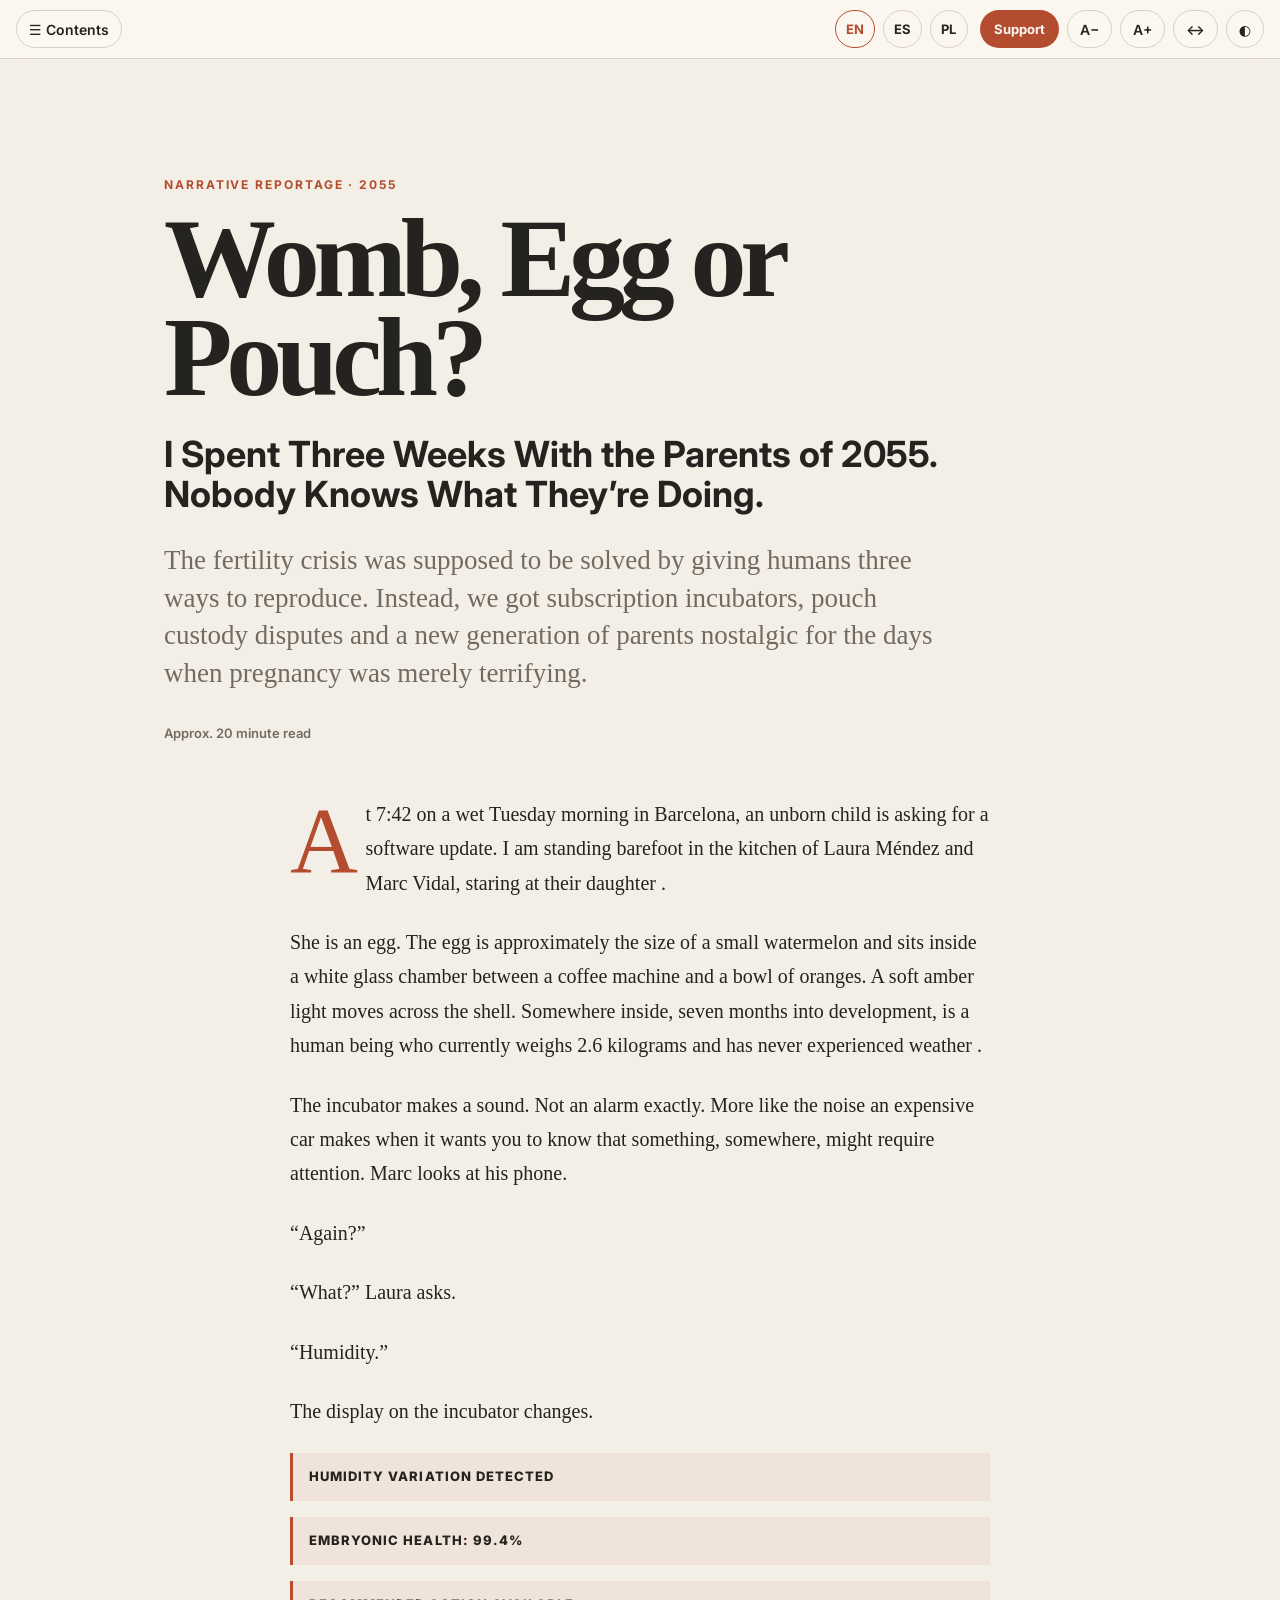
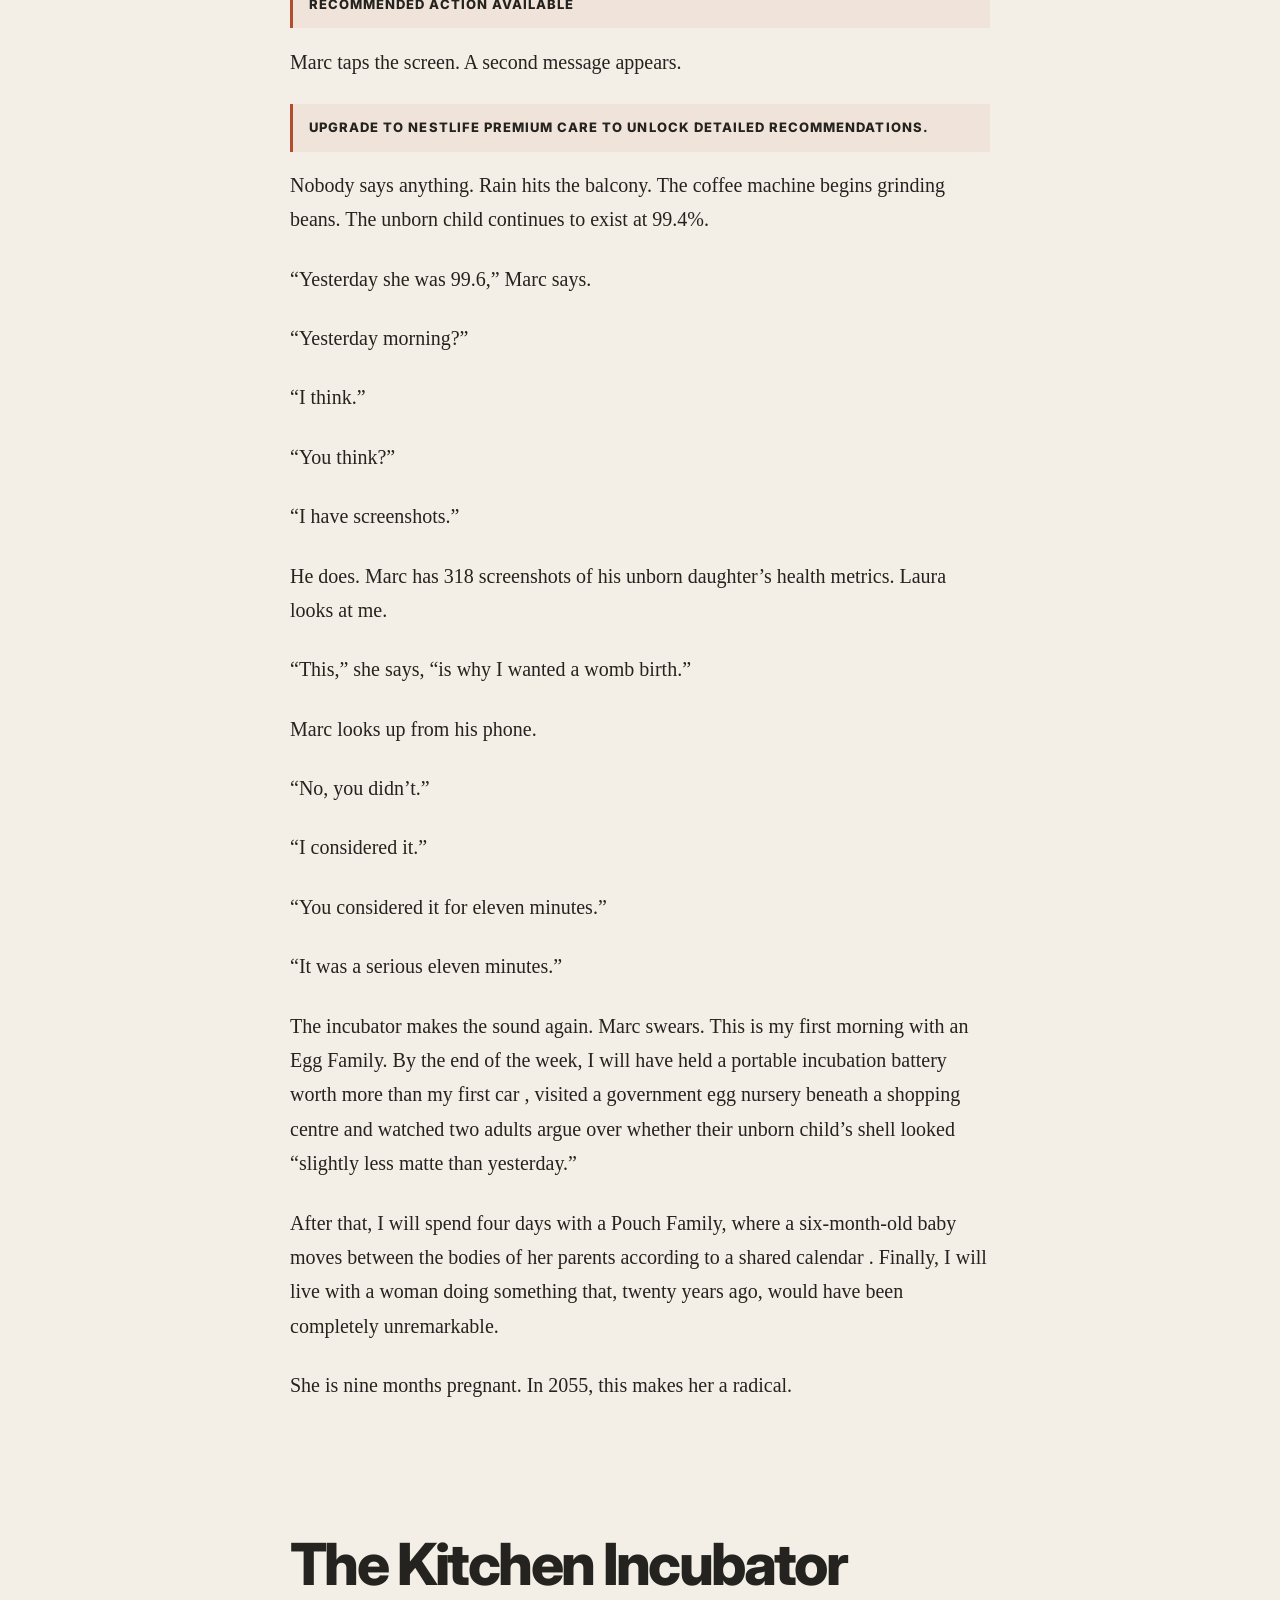
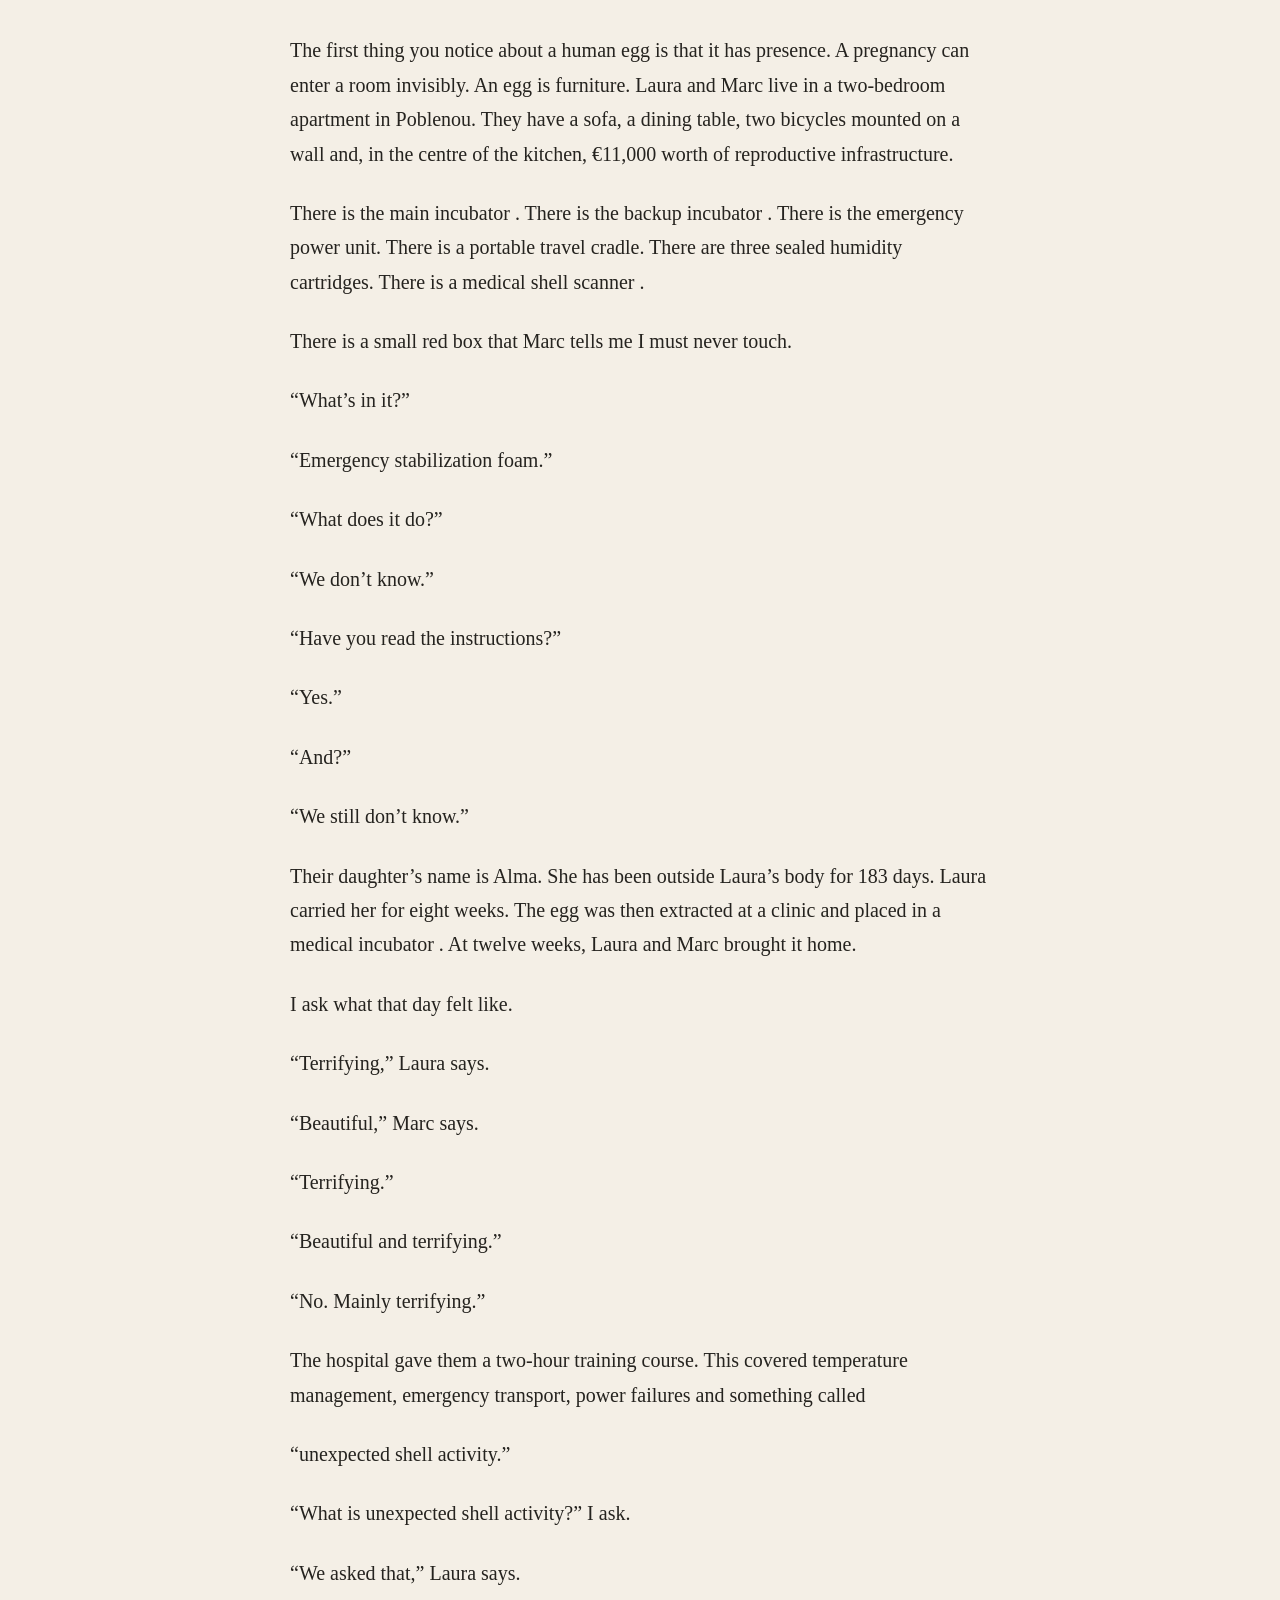
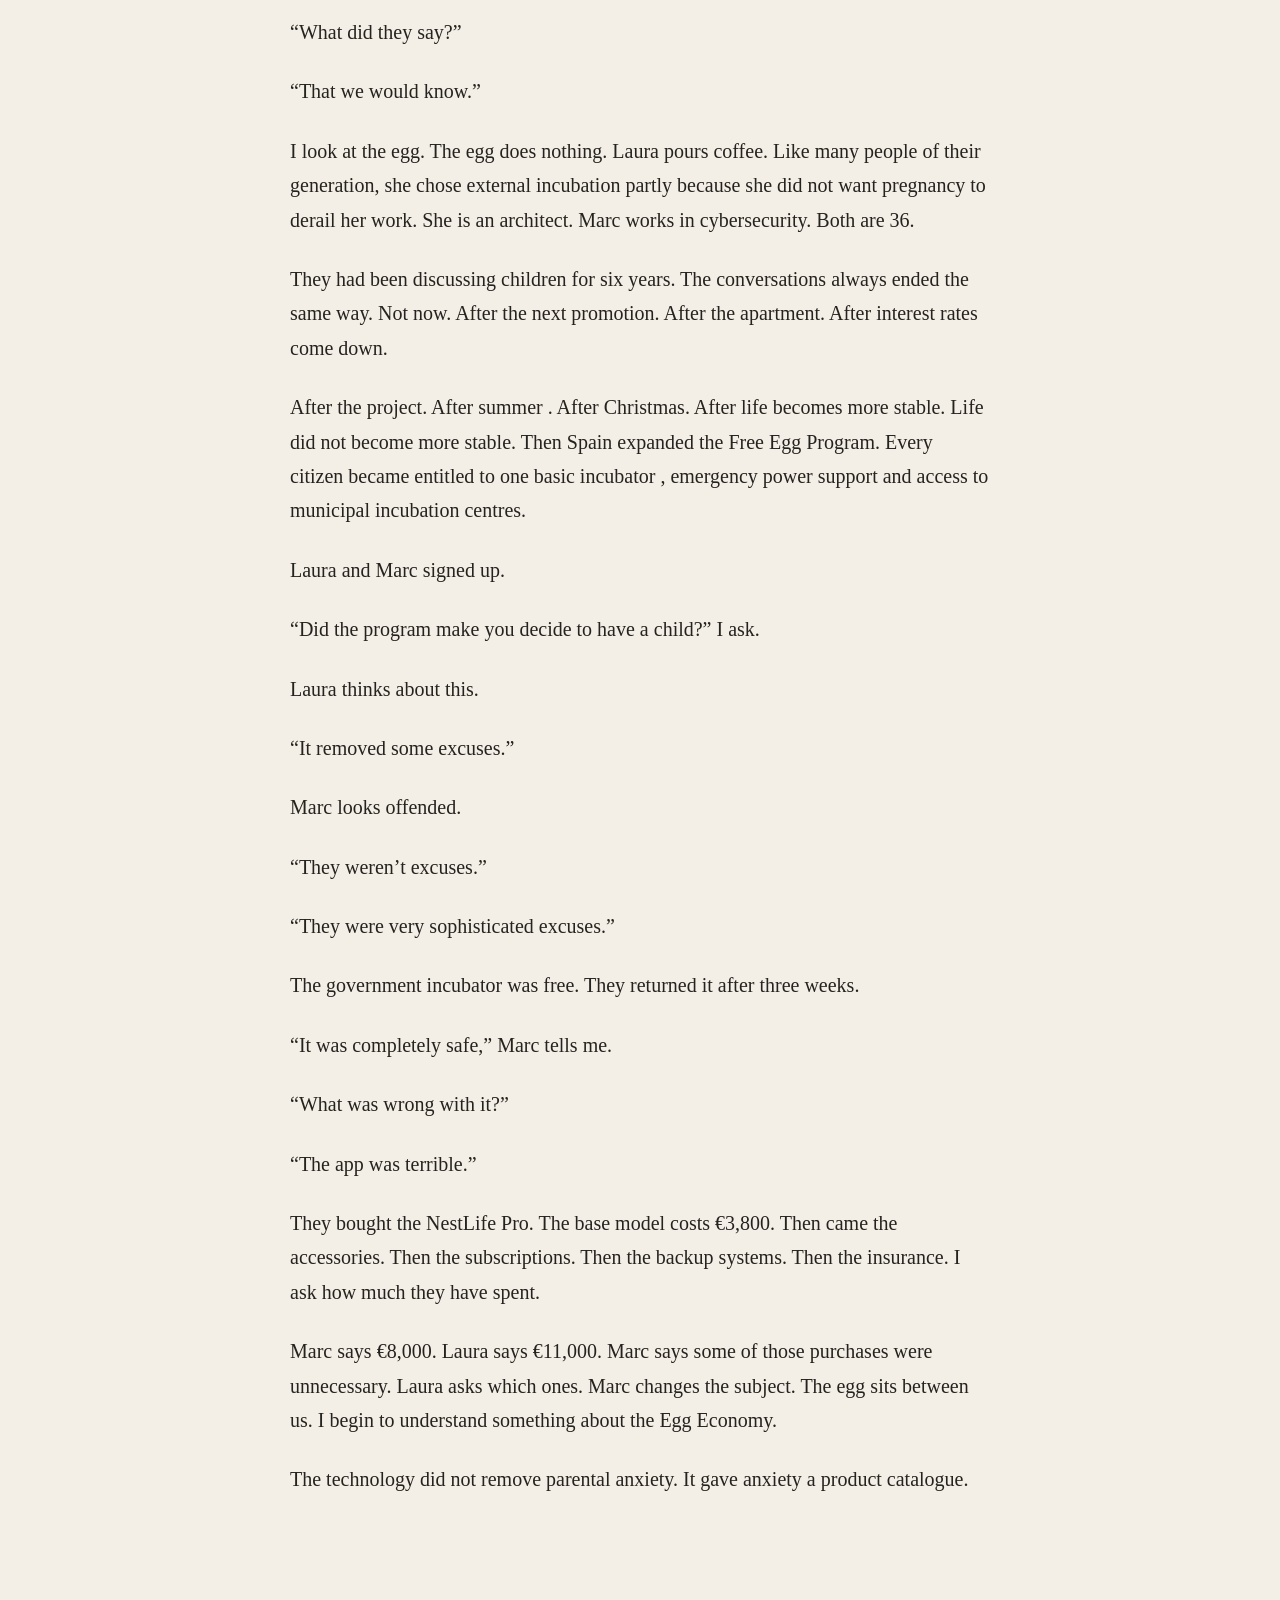
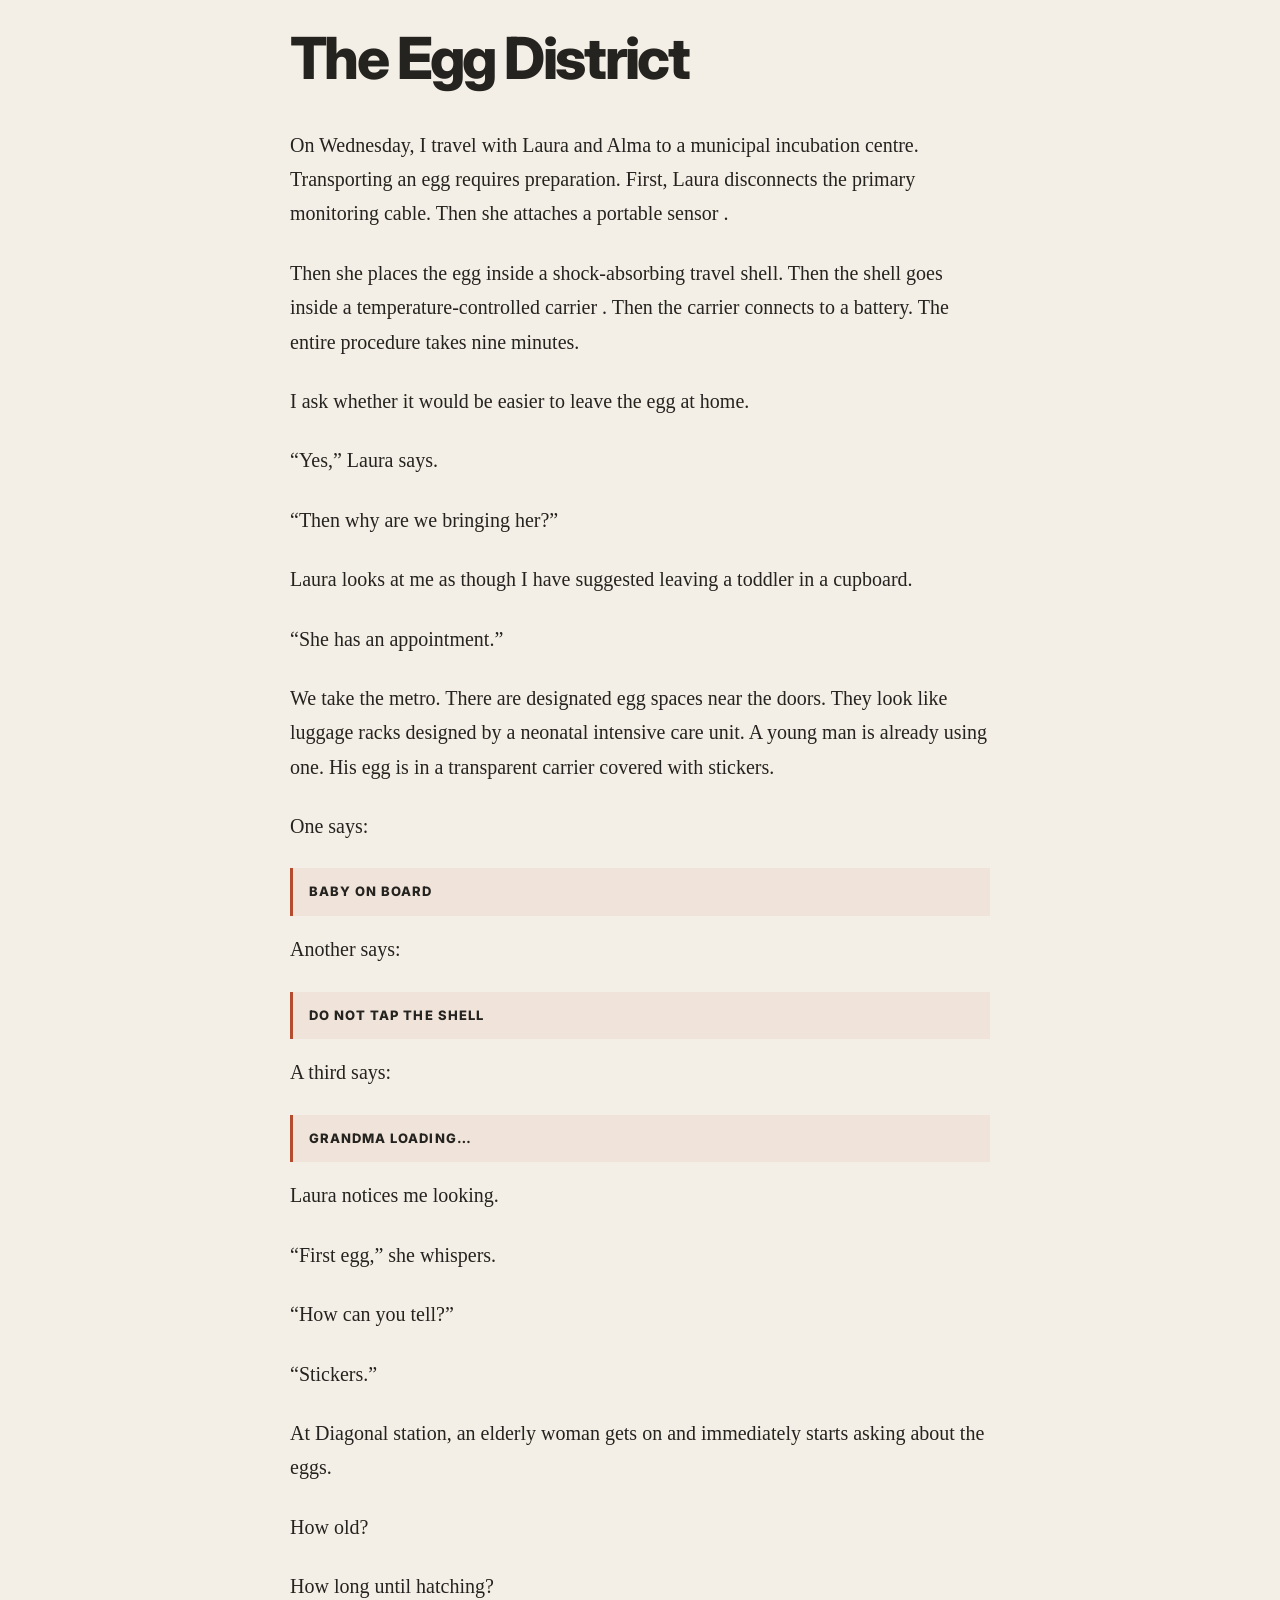
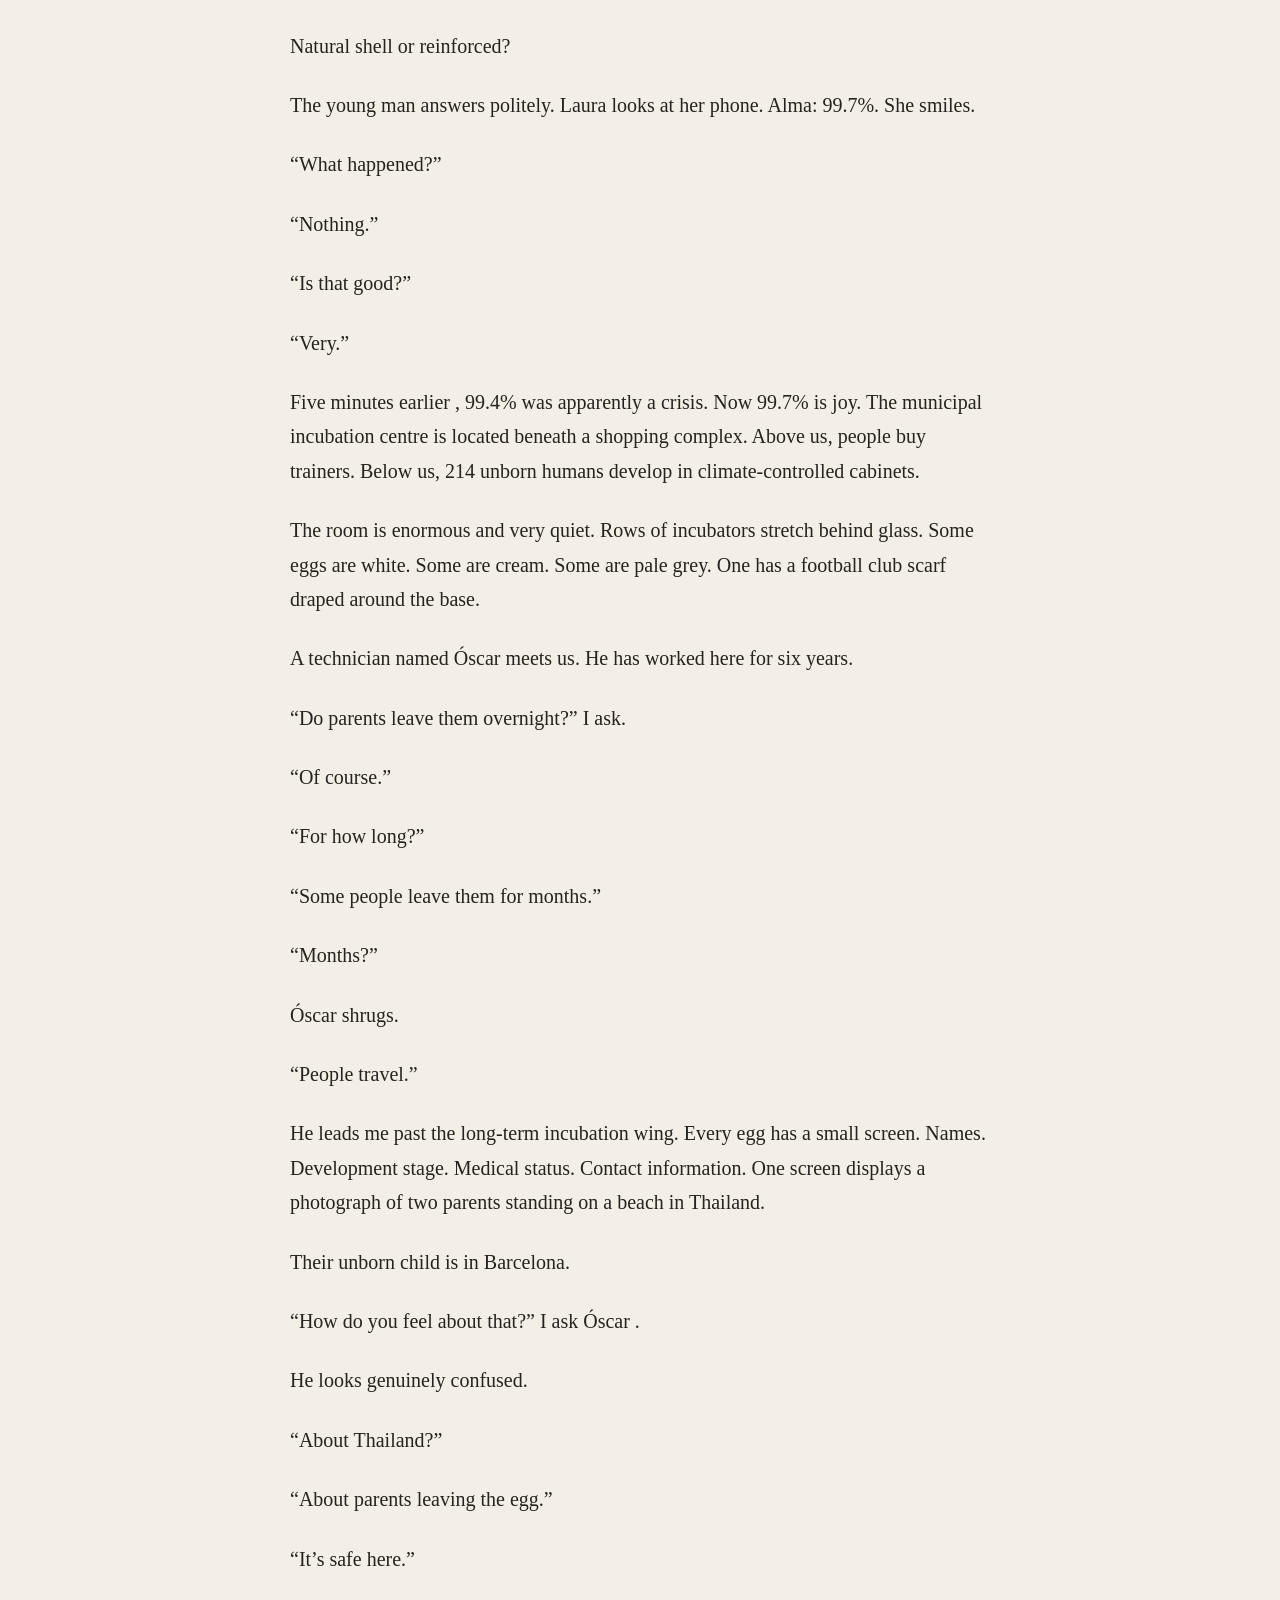
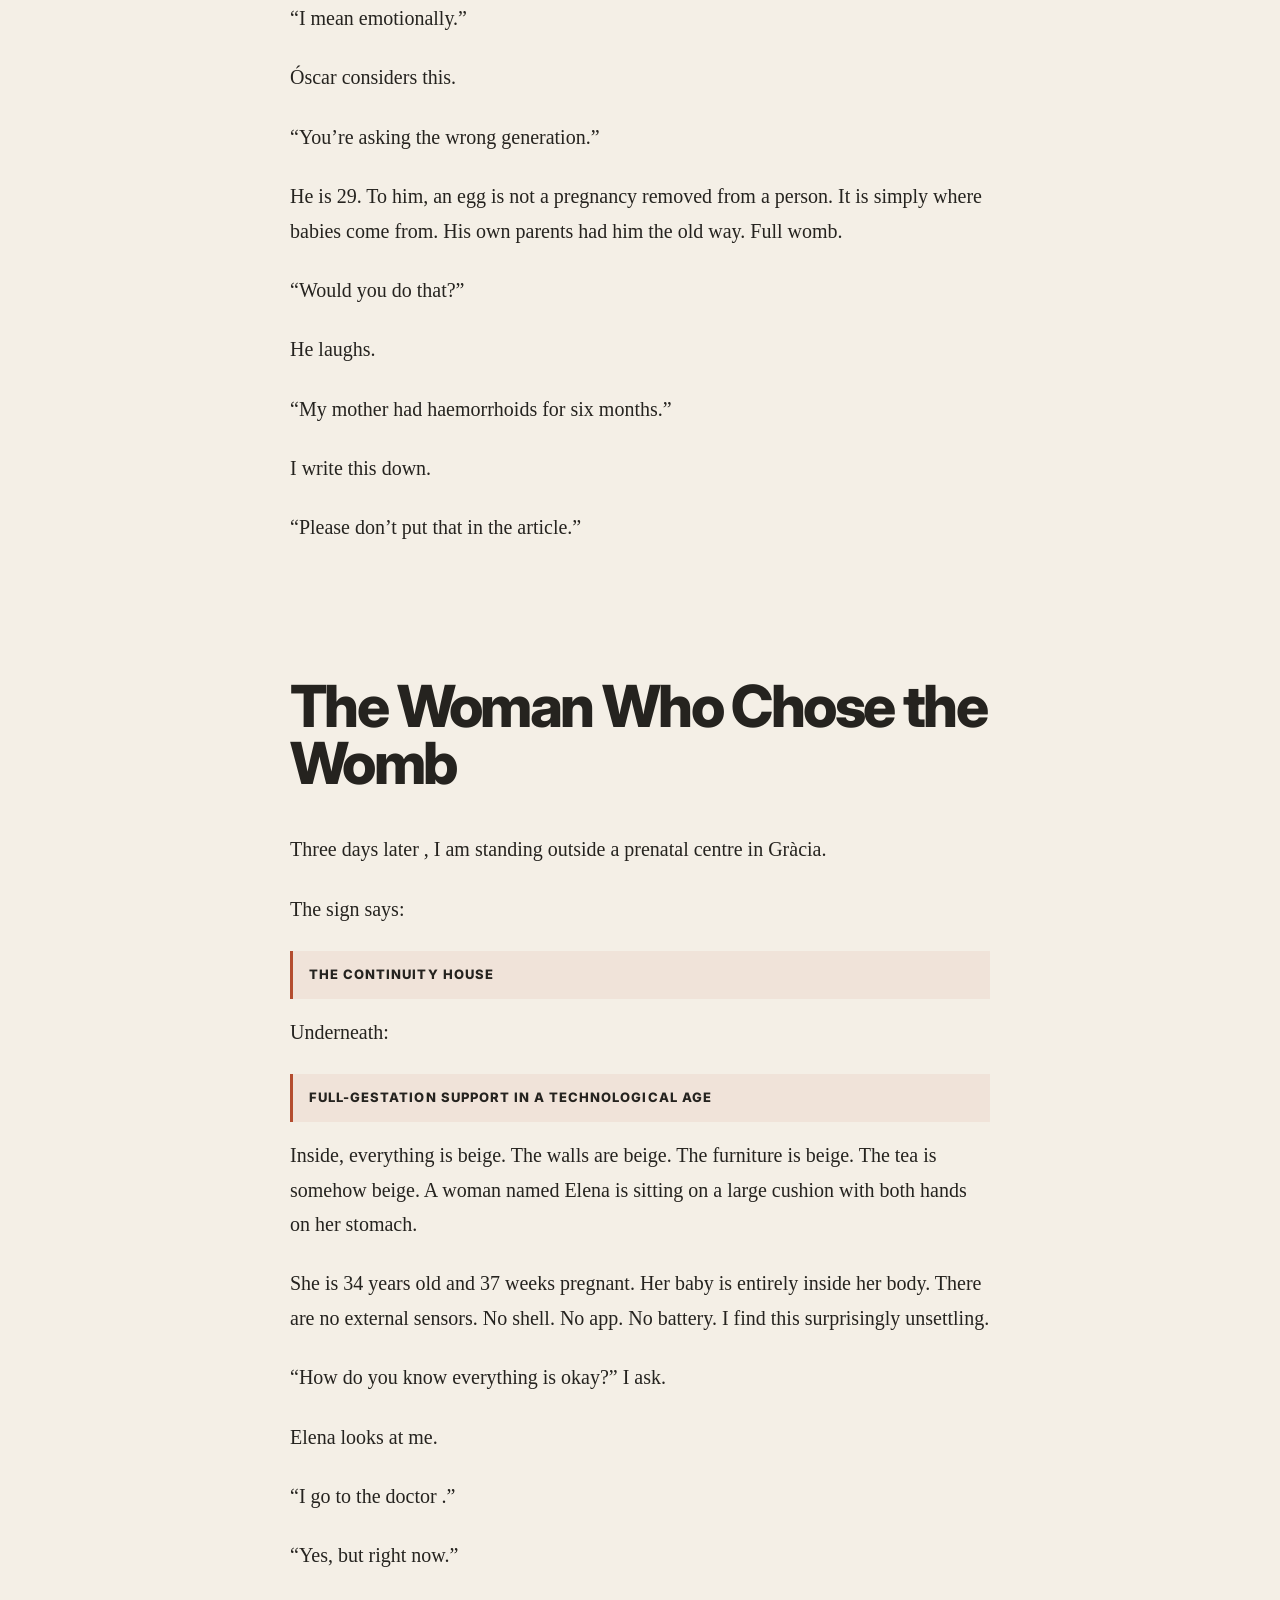
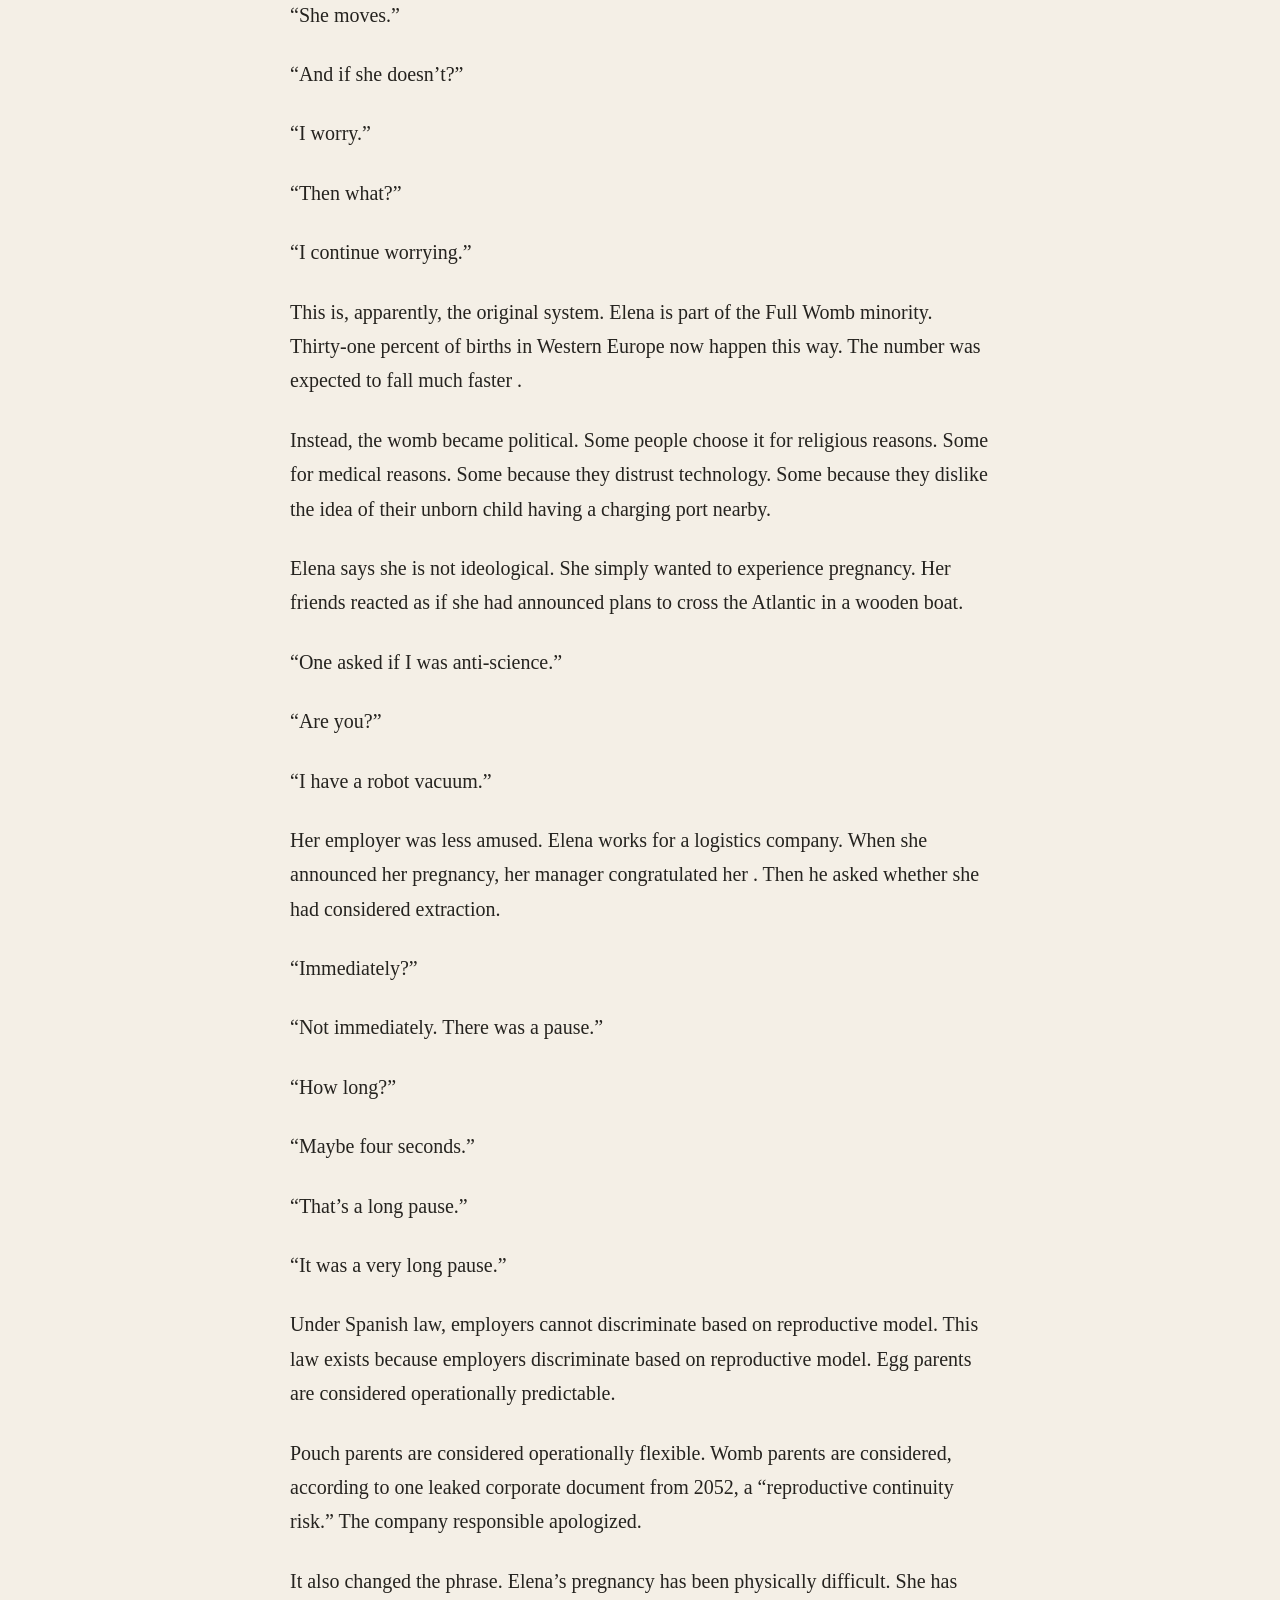
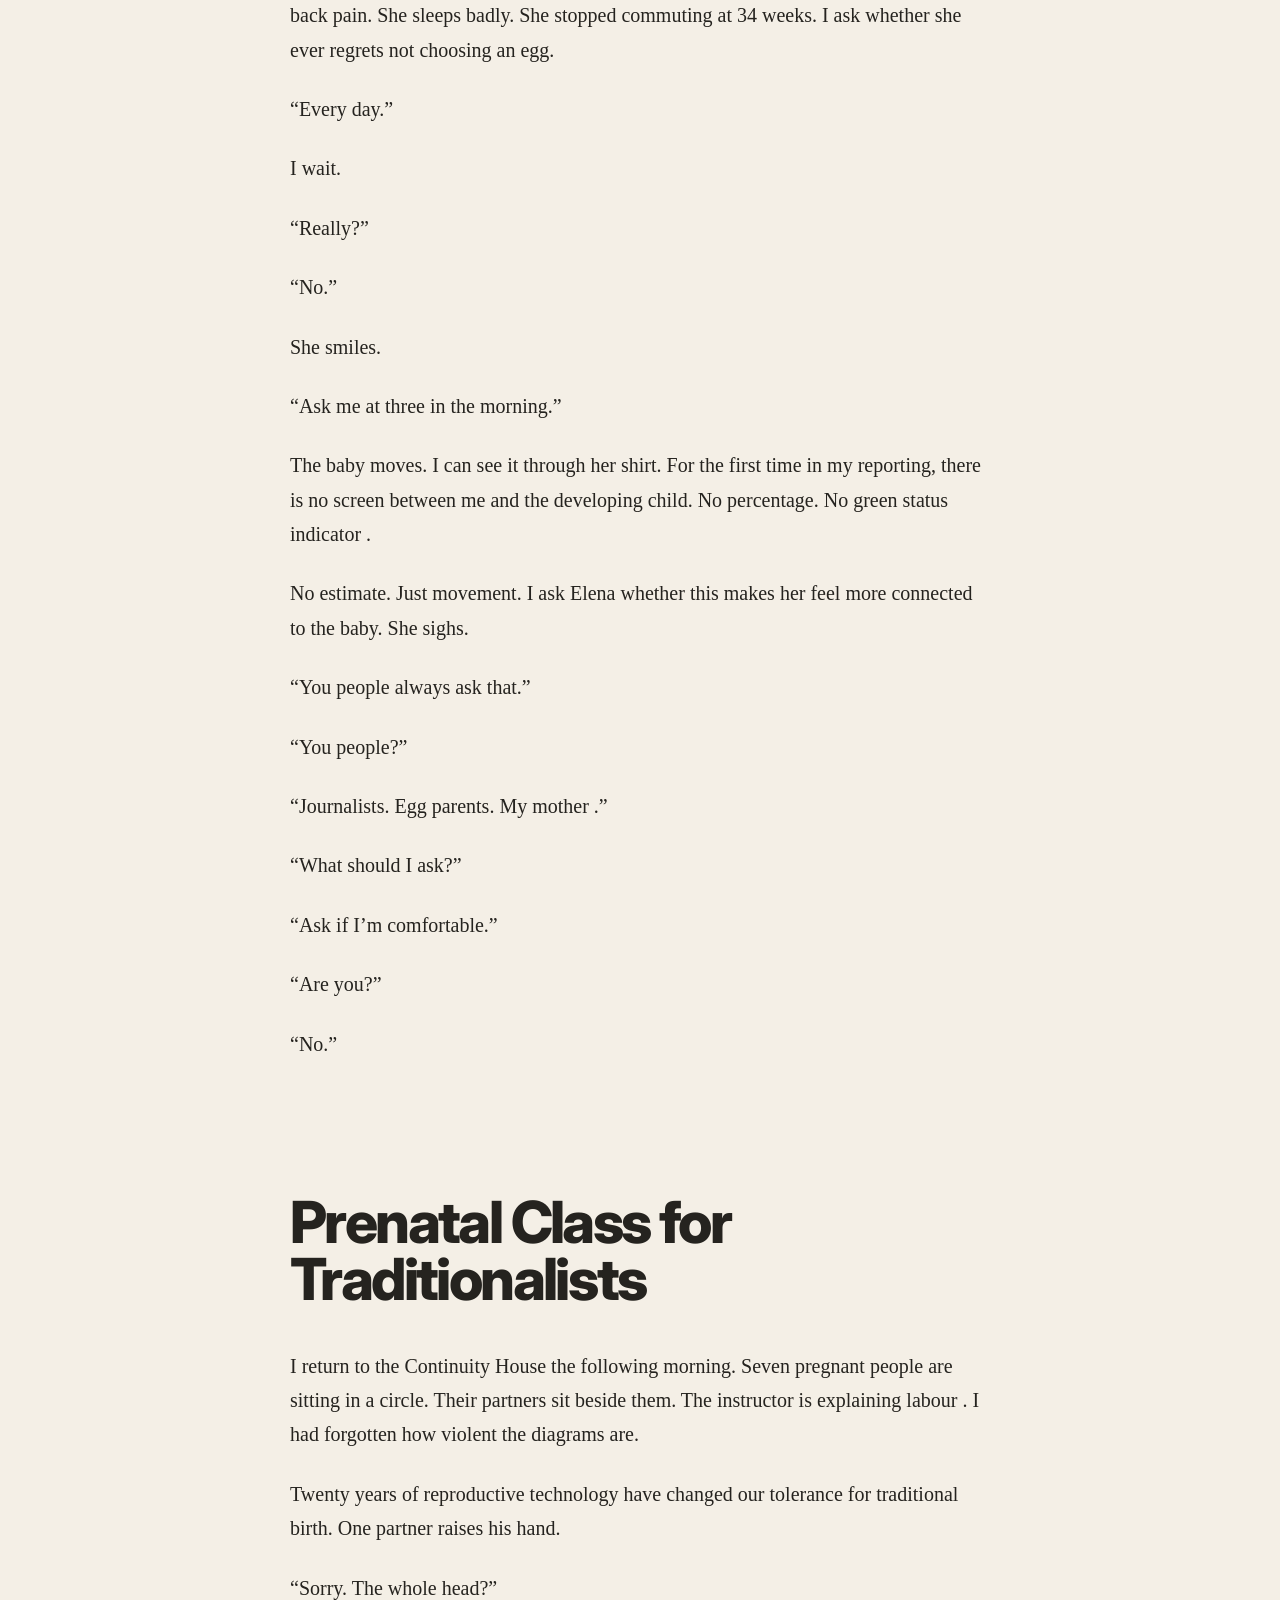
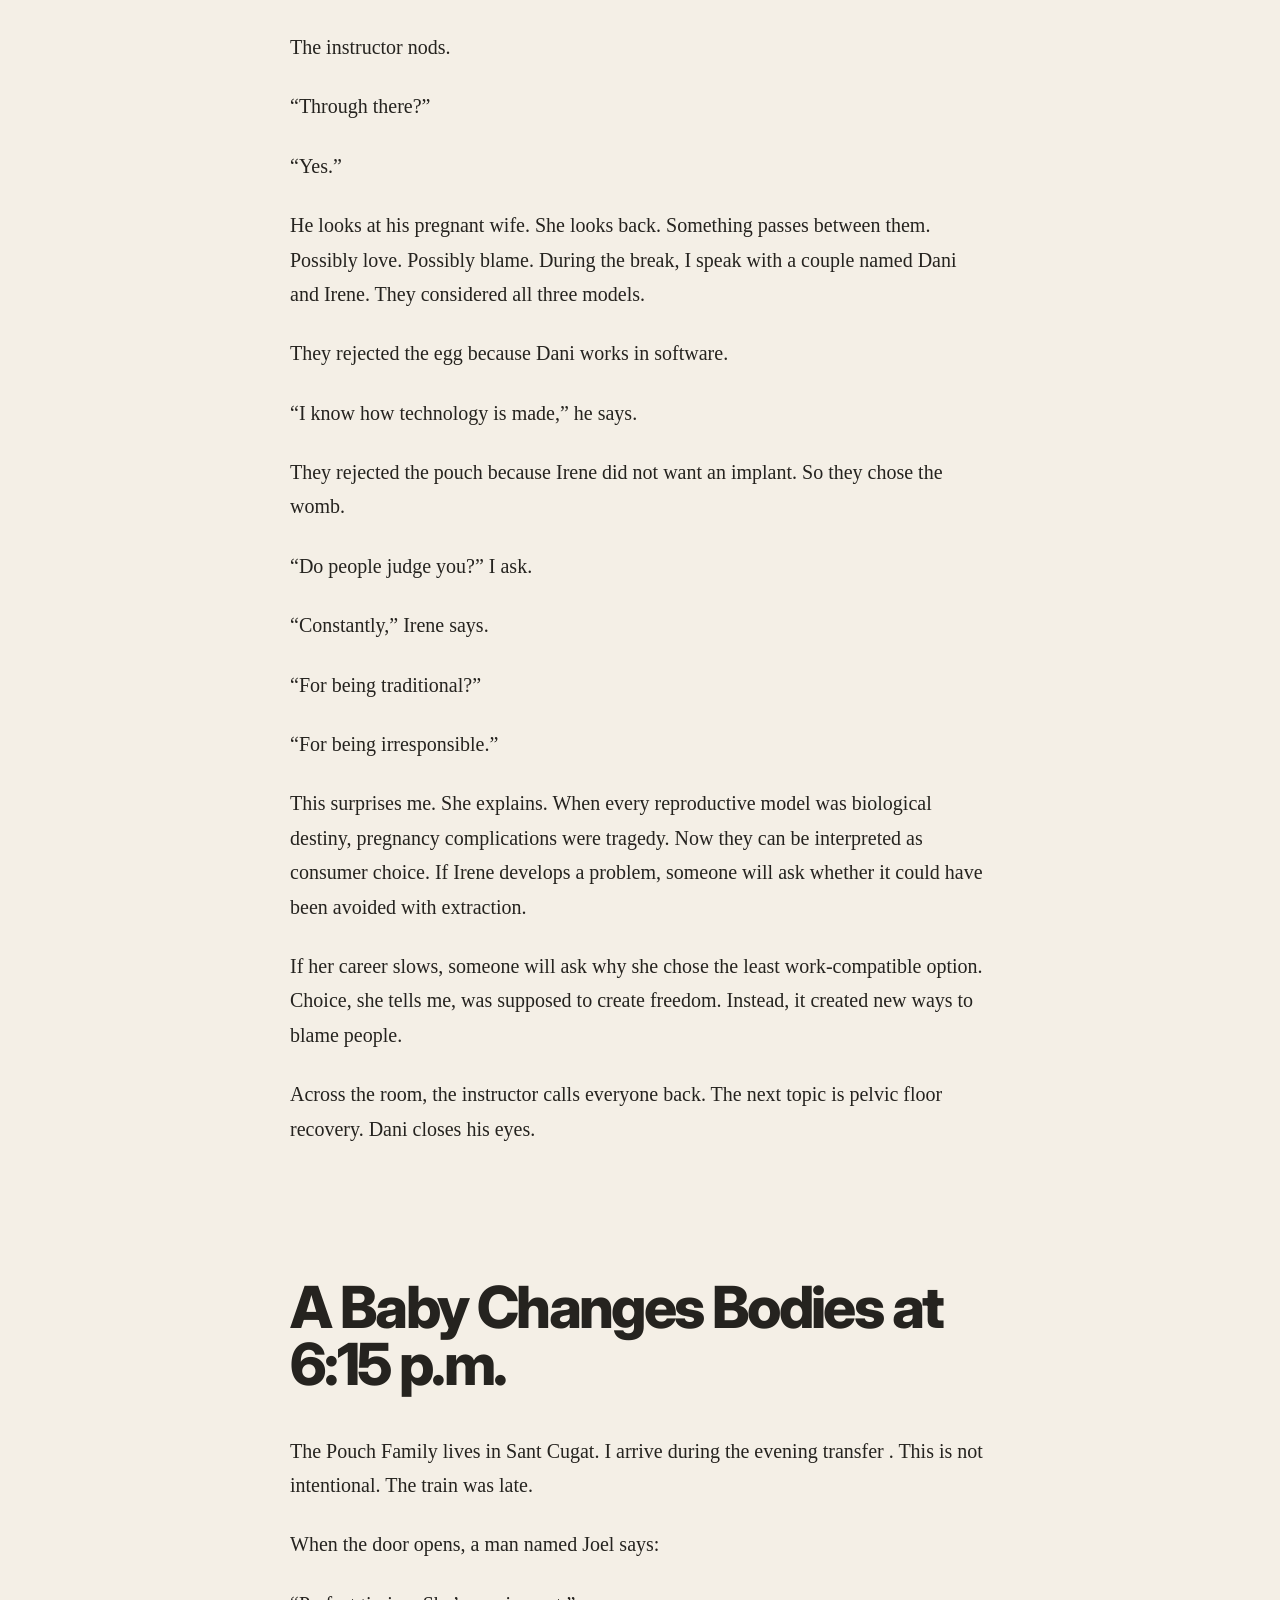
<file: index.html>
<!doctype html>
<html lang="en" data-theme="paper">
<head>
  <!-- Google tag (gtag.js) -->
<script async src="https://www.googletagmanager.com/gtag/js?id=G-JXPHQJPPH5"></script>
<script>
  window.dataLayer = window.dataLayer || [];
  function gtag(){dataLayer.push(arguments);}
  gtag('js', new Date());

  gtag('config', 'G-JXPHQJPPH5');
</script>
<meta charset="utf-8">
<meta name="viewport" content="width=device-width,initial-scale=1">
<meta name="description" content="The fertility crisis was supposed to be solved by giving humans three ways to reproduce. Instead, we got subscription incubators, pouch custody disputes and a new generation of parents nostalgic for the days when pregnancy was merely terrifying.">
<title>Womb, Egg or Pouch?</title>
<link rel="preconnect" href="https://fonts.googleapis.com">
<link rel="preconnect" href="https://fonts.gstatic.com" crossorigin>
<link href="https://fonts.googleapis.com/css2?family=Inter:wght@400;600;700;800&display=swap" rel="stylesheet">

<link rel="stylesheet" href="styles.css">
</head>
<body>
<div class="progress"><div id="progressBar"></div></div>

<nav class="toolbar" aria-label="Reader controls">
  <div class="group">
    <button id="tocBtn" aria-label="Open contents">☰ <span class="label">Contents</span></button>
  </div>
  <div class="group">
    <a class="lang-link active" href="index.html" aria-label="English version">EN</a>
    <a class="lang-link" href="es.html" aria-label="Versión en español">ES</a>
    <a class="lang-link" href="pl.html" aria-label="Wersja polska">PL</a>
        <a
      class="nav-support"
      href="https://buymeacoffee.com/djkwlab"
      target="_blank"
      rel="noopener noreferrer"
    >
      Support
    </a>
    <button id="smaller" aria-label="Decrease text size">A−</button>
    <button id="larger" aria-label="Increase text size">A+</button>
    <button id="widthBtn" aria-label="Change reading width">↔</button>
    <button id="themeBtn" aria-label="Toggle night mode">◐</button>
  </div>
</nav>

<aside class="toc" id="toc">
  <strong>In this story</strong>
  <a href="#the-woman-who-chose-the-womb">The Woman Who Chose the Womb</a>
<a href="#the-pouch-calendar">The Pouch Calendar</a>
<a href="#lunch-with-the-egg-lobby">Lunch With the Egg Lobby</a>
<a href="#the-public-hatchery">The Public Hatchery</a>
<a href="#the-pouch-office">The Pouch Office</a>
<a href="#the-kitchen-incubator">The Kitchen Incubator</a>
<a href="#prenatal-class-for-traditionalists">Prenatal Class for Traditionalists</a>
<a href="#the-egg-district">The Egg District</a>
<a href="#did-any-of-this-fix-the-birth-rate">Did Any of This Fix the Birth Rate?</a>
<a href="#pouch-night">Pouch Night</a>
<a href="#a-baby-changes-bodies-at-6-15-p-m">A Baby Changes Bodies at 6:15 p.m.</a>
<a href="#three-homes">Three Homes</a>
</aside>

<header class="hero">
  <div class="kicker">Narrative Reportage · 2055</div>
  <h1>Womb, Egg or Pouch?</h1>
  <p class="subtitle">I Spent Three Weeks With the Parents of 2055. Nobody Knows What They’re Doing.</p>
  <p class="dek">The fertility crisis was supposed to be solved by giving humans three ways to reproduce. Instead, we got subscription incubators, pouch custody disputes and a new generation of parents nostalgic for the days when pregnancy was merely terrifying.</p>
  <div class="meta">Approx. 20 minute read</div>
</header>

<main class="layout">
<article id="article">
<p>At 7:42 on a wet Tuesday morning in Barcelona, an unborn child is asking for a software update. I am standing barefoot in the kitchen of Laura Méndez and Marc Vidal, staring at their daughter .</p><p>She is an egg. The egg is approximately the size of a small watermelon and sits inside a white glass chamber between a coffee machine and a bowl of oranges. A soft amber light moves across the shell. Somewhere inside, seven months into development, is a human being who currently weighs 2.6 kilograms and has never experienced weather .</p><p>The incubator makes a sound. Not an alarm exactly. More like the noise an expensive car makes when it wants you to know that something, somewhere, might require attention. Marc looks at his phone.</p><p>“Again?”</p><p>“What?” Laura asks.</p><p>“Humidity.”</p><p>The display on the incubator changes.</p><p class="display-line">HUMIDITY VARIATION DETECTED</p><p class="display-line">EMBRYONIC HEALTH: 99.4%</p><p class="display-line">RECOMMENDED ACTION AVAILABLE</p><p>Marc taps the screen. A second message appears.</p><p class="display-line">Upgrade to NestLife Premium Care to unlock detailed recommendations.</p><p>Nobody says anything. Rain hits the balcony. The coffee machine begins grinding beans. The unborn child continues to exist at 99.4%.</p><p>“Yesterday she was 99.6,” Marc says.</p><p>“Yesterday morning?”</p><p>“I think.”</p><p>“You think?”</p><p>“I have screenshots.”</p><p>He does. Marc has 318 screenshots of his unborn daughter’s health metrics. Laura looks at me.</p><p>“This,” she says, “is why I wanted a womb birth.”</p><p>Marc looks up from his phone.</p><p>“No, you didn’t.”</p><p>“I considered it.”</p><p>“You considered it for eleven minutes.”</p><p>“It was a serious eleven minutes.”</p><p>The incubator makes the sound again. Marc swears. This is my first morning with an Egg Family. By the end of the week, I will have held a portable incubation battery worth more than my first car , visited a government egg nursery beneath a shopping centre and watched two adults argue over whether their unborn child’s shell looked “slightly less matte than yesterday.”</p><p>After that, I will spend four days with a Pouch Family, where a six-month-old baby moves between the bodies of her parents according to a shared calendar . Finally, I will live with a woman doing something that, twenty years ago, would have been completely unremarkable.</p><p>She is nine months pregnant. In 2055, this makes her a radical.</p><h2 id="the-kitchen-incubator">The Kitchen Incubator</h2><p>The first thing you notice about a human egg is that it has presence. A pregnancy can enter a room invisibly. An egg is furniture. Laura and Marc live in a two-bedroom apartment in Poblenou. They have a sofa, a dining table, two bicycles mounted on a wall and, in the centre of the kitchen, €11,000 worth of reproductive infrastructure.</p><p>There is the main incubator . There is the backup incubator . There is the emergency power unit. There is a portable travel cradle. There are three sealed humidity cartridges. There is a medical shell scanner .</p><p>There is a small red box that Marc tells me I must never touch.</p><p>“What’s in it?”</p><p>“Emergency stabilization foam.”</p><p>“What does it do?”</p><p>“We don’t know.”</p><p>“Have you read the instructions?”</p><p>“Yes.”</p><p>“And?”</p><p>“We still don’t know.”</p><p>Their daughter’s name is Alma. She has been outside Laura’s body for 183 days. Laura carried her for eight weeks. The egg was then extracted at a clinic and placed in a medical incubator . At twelve weeks, Laura and Marc brought it home.</p><p>I ask what that day felt like.</p><p>“Terrifying,” Laura says.</p><p>“Beautiful,” Marc says.</p><p>“Terrifying.”</p><p>“Beautiful and terrifying.”</p><p>“No. Mainly terrifying.”</p><p>The hospital gave them a two-hour training course. This covered temperature management, emergency transport, power failures and something called</p><p>“unexpected shell activity.”</p><p>“What is unexpected shell activity?” I ask.</p><p>“We asked that,” Laura says.</p><p>“What did they say?”</p><p>“That we would know.”</p><p>I look at the egg. The egg does nothing. Laura pours coffee. Like many people of their generation, she chose external incubation partly because she did not want pregnancy to derail her work. She is an architect. Marc works in cybersecurity. Both are 36.</p><p>They had been discussing children for six years. The conversations always ended the same way. Not now. After the next promotion. After the apartment. After interest rates come down.</p><p>After the project. After summer . After Christmas. After life becomes more stable. Life did not become more stable. Then Spain expanded the Free Egg Program. Every citizen became entitled to one basic incubator , emergency power support and access to municipal incubation centres.</p><p>Laura and Marc signed up.</p><p>“Did the program make you decide to have a child?” I ask.</p><p>Laura thinks about this.</p><p>“It removed some excuses.”</p><p>Marc looks offended.</p><p>“They weren’t excuses.”</p><p>“They were very sophisticated excuses.”</p><p>The government incubator was free. They returned it after three weeks.</p><p>“It was completely safe,” Marc tells me.</p><p>“What was wrong with it?”</p><p>“The app was terrible.”</p><p>They bought the NestLife Pro. The base model costs €3,800. Then came the accessories. Then the subscriptions. Then the backup systems. Then the insurance. I ask how much they have spent.</p><p>Marc says €8,000. Laura says €11,000. Marc says some of those purchases were unnecessary. Laura asks which ones. Marc changes the subject. The egg sits between us. I begin to understand something about the Egg Economy.</p><p>The technology did not remove parental anxiety. It gave anxiety a product catalogue.</p><h2 id="the-egg-district">The Egg District</h2><p>On Wednesday, I travel with Laura and Alma to a municipal incubation centre. Transporting an egg requires preparation. First, Laura disconnects the primary monitoring cable. Then she attaches a portable sensor .</p><p>Then she places the egg inside a shock-absorbing travel shell. Then the shell goes inside a temperature-controlled carrier . Then the carrier connects to a battery. The entire procedure takes nine minutes.</p><p>I ask whether it would be easier to leave the egg at home.</p><p>“Yes,” Laura says.</p><p>“Then why are we bringing her?”</p><p>Laura looks at me as though I have suggested leaving a toddler in a cupboard.</p><p>“She has an appointment.”</p><p>We take the metro. There are designated egg spaces near the doors. They look like luggage racks designed by a neonatal intensive care unit. A young man is already using one. His egg is in a transparent carrier covered with stickers.</p><p>One says:</p><p class="display-line">BABY ON BOARD</p><p>Another says:</p><p class="display-line">DO NOT TAP THE SHELL</p><p>A third says:</p><p class="display-line">GRANDMA LOADING…</p><p>Laura notices me looking.</p><p>“First egg,” she whispers.</p><p>“How can you tell?”</p><p>“Stickers.”</p><p>At Diagonal station, an elderly woman gets on and immediately starts asking about the eggs.</p><p>How old?</p><p>How long until hatching?</p><p>Natural shell or reinforced?</p><p>The young man answers politely. Laura looks at her phone. Alma: 99.7%. She smiles.</p><p>“What happened?”</p><p>“Nothing.”</p><p>“Is that good?”</p><p>“Very.”</p><p>Five minutes earlier , 99.4% was apparently a crisis. Now 99.7% is joy. The municipal incubation centre is located beneath a shopping complex. Above us, people buy trainers. Below us, 214 unborn humans develop in climate-controlled cabinets.</p><p>The room is enormous and very quiet. Rows of incubators stretch behind glass. Some eggs are white. Some are cream. Some are pale grey. One has a football club scarf draped around the base.</p><p>A technician named Óscar meets us. He has worked here for six years.</p><p>“Do parents leave them overnight?” I ask.</p><p>“Of course.”</p><p>“For how long?”</p><p>“Some people leave them for months.”</p><p>“Months?”</p><p>Óscar shrugs.</p><p>“People travel.”</p><p>He leads me past the long-term incubation wing. Every egg has a small screen. Names. Development stage. Medical status. Contact information. One screen displays a photograph of two parents standing on a beach in Thailand.</p><p>Their unborn child is in Barcelona.</p><p>“How do you feel about that?” I ask Óscar .</p><p>He looks genuinely confused.</p><p>“About Thailand?”</p><p>“About parents leaving the egg.”</p><p>“It’s safe here.”</p><p>“I mean emotionally.”</p><p>Óscar considers this.</p><p>“You’re asking the wrong generation.”</p><p>He is 29. To him, an egg is not a pregnancy removed from a person. It is simply where babies come from. His own parents had him the old way. Full womb.</p><p>“Would you do that?”</p><p>He laughs.</p><p>“My mother had haemorrhoids for six months.”</p><p>I write this down.</p><p>“Please don’t put that in the article.”</p><h2 id="the-woman-who-chose-the-womb">The Woman Who Chose the Womb</h2><p>Three days later , I am standing outside a prenatal centre in Gràcia.</p><p>The sign says:</p><p class="display-line">THE CONTINUITY HOUSE</p><p>Underneath:</p><p class="display-line">FULL-GESTATION SUPPORT IN A TECHNOLOGICAL AGE</p><p>Inside, everything is beige. The walls are beige. The furniture is beige. The tea is somehow beige. A woman named Elena is sitting on a large cushion with both hands on her stomach.</p><p>She is 34 years old and 37 weeks pregnant. Her baby is entirely inside her body. There are no external sensors. No shell. No app. No battery. I find this surprisingly unsettling.</p><p>“How do you know everything is okay?” I ask.</p><p>Elena looks at me.</p><p>“I go to the doctor .”</p><p>“Yes, but right now.”</p><p>“She moves.”</p><p>“And if she doesn’t?”</p><p>“I worry.”</p><p>“Then what?”</p><p>“I continue worrying.”</p><p>This is, apparently, the original system. Elena is part of the Full Womb minority. Thirty-one percent of births in Western Europe now happen this way. The number was expected to fall much faster .</p><p>Instead, the womb became political. Some people choose it for religious reasons. Some for medical reasons. Some because they distrust technology. Some because they dislike the idea of their unborn child having a charging port nearby.</p><p>Elena says she is not ideological. She simply wanted to experience pregnancy. Her friends reacted as if she had announced plans to cross the Atlantic in a wooden boat.</p><p>“One asked if I was anti-science.”</p><p>“Are you?”</p><p>“I have a robot vacuum.”</p><p>Her employer was less amused. Elena works for a logistics company. When she announced her pregnancy, her manager congratulated her . Then he asked whether she had considered extraction.</p><p>“Immediately?”</p><p>“Not immediately. There was a pause.”</p><p>“How long?”</p><p>“Maybe four seconds.”</p><p>“That’s a long pause.”</p><p>“It was a very long pause.”</p><p>Under Spanish law, employers cannot discriminate based on reproductive model. This law exists because employers discriminate based on reproductive model. Egg parents are considered operationally predictable.</p><p>Pouch parents are considered operationally flexible. Womb parents are considered, according to one leaked corporate document from 2052, a “reproductive continuity risk.” The company responsible apologized.</p><p>It also changed the phrase. Elena’s pregnancy has been physically difficult. She has back pain. She sleeps badly. She stopped commuting at 34 weeks. I ask whether she ever regrets not choosing an egg.</p><p>“Every day.”</p><p>I wait.</p><p>“Really?”</p><p>“No.”</p><p>She smiles.</p><p>“Ask me at three in the morning.”</p><p>The baby moves. I can see it through her shirt. For the first time in my reporting, there is no screen between me and the developing child. No percentage. No green status indicator .</p><p>No estimate. Just movement. I ask Elena whether this makes her feel more connected to the baby. She sighs.</p><p>“You people always ask that.”</p><p>“You people?”</p><p>“Journalists. Egg parents. My mother .”</p><p>“What should I ask?”</p><p>“Ask if I’m comfortable.”</p><p>“Are you?”</p><p>“No.”</p><h2 id="prenatal-class-for-traditionalists">Prenatal Class for Traditionalists</h2><p>I return to the Continuity House the following morning. Seven pregnant people are sitting in a circle. Their partners sit beside them. The instructor is explaining labour . I had forgotten how violent the diagrams are.</p><p>Twenty years of reproductive technology have changed our tolerance for traditional birth. One partner raises his hand.</p><p>“Sorry. The whole head?”</p><p>The instructor nods.</p><p>“Through there?”</p><p>“Yes.”</p><p>He looks at his pregnant wife. She looks back. Something passes between them. Possibly love. Possibly blame. During the break, I speak with a couple named Dani and Irene. They considered all three models.</p><p>They rejected the egg because Dani works in software.</p><p>“I know how technology is made,” he says.</p><p>They rejected the pouch because Irene did not want an implant. So they chose the womb.</p><p>“Do people judge you?” I ask.</p><p>“Constantly,” Irene says.</p><p>“For being traditional?”</p><p>“For being irresponsible.”</p><p>This surprises me. She explains. When every reproductive model was biological destiny, pregnancy complications were tragedy. Now they can be interpreted as consumer choice. If Irene develops a problem, someone will ask whether it could have been avoided with extraction.</p><p>If her career slows, someone will ask why she chose the least work-compatible option. Choice, she tells me, was supposed to create freedom. Instead, it created new ways to blame people.</p><p>Across the room, the instructor calls everyone back. The next topic is pelvic floor recovery. Dani closes his eyes.</p><h2 id="a-baby-changes-bodies-at-6-15-p-m">A Baby Changes Bodies at 6:15 p.m.</h2><p>The Pouch Family lives in Sant Cugat. I arrive during the evening transfer . This is not intentional. The train was late.</p><p>When the door opens, a man named Joel says:</p><p>“Perfect timing. She’s coming out.”</p><p>I have known Joel for eleven seconds. His shirt is open. Inside an abdominal pouch is his daughter , Júlia. She is five months old. Or seven months prenatal. The terminology remains controversial.</p><p>Her head appears first. She has dark hair and a furious expression. Joel’s wife, Marta, is sitting on the sofa wearing a transfer garment.</p><p>“Did she sleep?” Marta asks.</p><p>“Forty minutes.”</p><p>“Only?”</p><p>“Maybe fifty.”</p><p>“You said forty.”</p><p>“I didn’t time it.”</p><p>“You have the app.”</p><p>“I was working.”</p><p>“You were carrying our daughter .”</p><p>“I can do two things.”</p><p>Marta looks at me.</p><p>“This is why birth rates are falling.”</p><p>The transfer is surprisingly calm. Joel sits beside Marta. A nurse showed them how to do this months ago. The baby detaches from Joel’s internal feeding membrane, is supported between their bodies and slowly settles into Marta’s pouch.</p><p>It takes four minutes. Júlia complains. Then she disappears. Marta closes the support layer of her shirt.</p><p>“That’s it?” I ask.</p><p>“That’s it.”</p><p>Joel stands. He stretches. Then he walks to the kitchen and opens a beer . The speed of the transformation is remarkable. Four minutes ago, he was biologically sustaining a developing human.</p><p>Now he is looking for olives.</p><p>“How does it feel when she leaves?” I ask.</p><p>“Empty.”</p><p>He pauses.</p><p>“Physically empty. Don’t make that poetic.”</p><p>I write it down.</p><h2 id="the-pouch-calendar">The Pouch Calendar</h2><p>The family calendar is displayed on a screen in the kitchen.</p><p>Monday:</p><p class="display-line">JOEL — BABY</p><p>Tuesday:</p><p class="display-line">MARTA — BABY</p><p>Wednesday:</p><p class="display-line">JOEL AM / MARTA PM</p><p>Thursday:</p><p class="display-line">GRANDMA 14:00–19:00</p><p>Friday:</p><p class="display-line">MARTA — BABY</p><p>Saturday has been left blank. I ask why.</p><p>“We’re negotiating,” Marta says.</p><p>The Spanish Shared Carry Program rewards families that divide biological carrying time. Parents do not have to split it equally. But the closer they get to 50/50, the larger their annual care credit.</p><p>The government describes this as encouraging reproductive equality. Joel describes it as “the state turning my abdomen into a spreadsheet.” Last year , a scandal erupted when several wealthy families were found to be paying registered caregivers to carry their babies and collect the equality bonus.</p><p>The newspapers called it Pouchgate. Three ministers resigned. One of them had never carried his own children despite appearing in a government campaign with the</p><p>slogan:</p><p class="display-line">EVERY BODY CAN CARE.</p><p>Marta and Joel are currently at 54/46. Both believe they are the 54. The official app knows the answer . Neither will open it while I am there. At dinner , Júlia moves inside Marta.</p><p>The movement is visible. Joel watches.</p><p>“See?”</p><p>“What?”</p><p>“She’s active now.”</p><p>“She was active with me.”</p><p>“Not like this.”</p><p>“She literally kicked me during a meeting.”</p><p>“Because she wanted to leave.”</p><p>This is the most equal reproductive system ever invented. It has not ended marital conflict. It has generated better data.</p><h2 id="pouch-night">Pouch Night</h2><p>I stay until 2 a.m. At 11:40, Júlia wakes. Marta walks around the apartment. At 12:15, she wakes again. At 1:03, again. The baby is not technically born. She is already ruining everyone’s sleep.</p><p>At 1:20, Joel offers to take her . Marta says no. At 1:25, she says yes. They perform the transfer in near darkness. No argument. No calendar . No government incentive. Marta falls asleep almost immediately.</p><p>Joel sits on the sofa with Júlia inside him. I sit opposite. For a while, neither of us speaks.</p><p>Then he says:</p><p>“This is the part people don’t understand.”</p><p>“What part?”</p><p>He looks down.</p><p>“That it’s heavy.”</p><p>“The baby?”</p><p>“No.”</p><p>He searches for the word.</p><p>“Being necessary.”</p><p>The apartment is silent. I think this may be the most profound thing anyone has said to me during three weeks of reporting. Then his pouch monitor vibrates. He looks at it.</p><p>“Sorry. She pooped.”</p><h2 id="the-pouch-office">The Pouch Office</h2><p>The next morning, I visit Joel’s workplace. His company has 400 employees and nine transfer rooms. The rooms were originally called Biological Care Exchange Facilities. Nobody used them.</p><p>Now they are called Baby Rooms. One contains a sofa, a sink, medical equipment and a framed poster:</p><p class="display-line">SHARING THE CARRY IS SHARING THE CARE</p><p>Someone has written underneath:</p><p>UNLESS MARTA HAS A DEADLINE HR has tried to remove it twice. It keeps returning. Joel tells me pouch parents are generally treated well at the company. Then we enter a meeting. There are six people.</p><p>Three are carrying. Nobody mentions it. Twenty minutes into the meeting, one employee’s pouch alarm sounds. He silences it. Five minutes later , it sounds again.</p><p>“Do you need to go?” his manager asks.</p><p>“No.”</p><p>The alarm sounds a third time. The manager looks at him.</p><p>“Go.”</p><p>He leaves. Nobody reacts. I try to imagine this scene in an office in 2025. Then I remember that in 2025 people attended video calls while actively giving birth. Perhaps humanity has always been strange.</p><p>The difference is that now we have better chairs.</p><h2 id="lunch-with-the-egg-lobby">Lunch With the Egg Lobby</h2><p>To understand the politics of 2055, I meet a representative of the European External Development Association. The EEDA represents incubator manufacturers, shell-monitoring companies, egg insurers and something called “prenatal mobility providers.”</p><p>We meet at a restaurant that has egg stands beside every table. My lunch companion is named Victor . He dislikes the term Egg Lobby.</p><p>“We represent reproductive innovation.”</p><p>“Isn’t that what a lobby would say?”</p><p>He smiles. Victor believes external incubation is the most important liberation technology since contraception. He has statistics. Egg parents return to work sooner . They report fewer pregnancy-related health complications.</p><p>Second parents perform more prenatal care. Single-parent birth rates have increased. So have births among people who previously avoided pregnancy for medical reasons. I ask about subscriptions.</p><p>He sighs.</p><p>“Here we go.”</p><p>“Should the health of an unborn child be behind a paywall?”</p><p>“It isn’t.”</p><p>“What is behind the paywall?”</p><p>“Advanced interpretation.”</p><p>“So the data is free?”</p><p>“The basic data.”</p><p>“And if the basic data shows a problem?”</p><p>“The parent is notified.”</p><p>“What does the notification say?”</p><p>“That advanced interpretation is available.”</p><p>Victor puts down his fork.</p><p>“You’re simplifying a complex ecosystem.”</p><p>I tell him this is what journalists do. He tells me this is why nobody trusts us. Dessert arrives. At the table beside us, an incubator begins alarming. Every person in the restaurant turns.</p><p>The parent checks the screen.</p><p>“Battery.”</p><p>The entire restaurant exhales. Victor points at the scene.</p><p>“You see?”</p><p>“What?”</p><p>“Community.”</p><h2 id="the-public-hatchery">The Public Hatchery</h2><p>My final visit is to a public hatchery outside Barcelona. The building looks like an airport designed by people afraid of corners. Families arrive carrying bags, flowers and portable shell cases.</p><p>Some have been waiting seven months. Some have been waiting years. In Room 12, I meet Sofia. She is 42. Her son’s egg has begun to crack. A small line runs across the shell. I ask whether she is excited.</p><p>“No.”</p><p>“Scared?”</p><p>“No.”</p><p>“What are you feeling?”</p><p>“I need to pee.”</p><p>She does not go. The crack grows. A nurse enters. Then leaves. Then enters again. Sofia’s sister arrives with coffee. Nobody drinks it. For forty minutes, almost nothing happens. Then everything does.</p><p>The shell moves. There is a sound. A hand appears. A tiny wet hand. Nobody speaks. I have spent three weeks hearing about reproductive models. The economic model. The social model. The legal model.</p><p>The biological model. Now a baby is trying to get out of an egg. All theory disappears. The nurse moves closer . Sofia is crying. Her sister is crying. I realize I am crying. This is professionally embarrassing.</p><p>The baby emerges. He is furious. He screams. Sofia laughs.</p><p>“He sounds like my father .”</p><p>The nurse wraps him and places him against her chest. For the first time, Sofia touches the child she has been monitoring for seven months. No screen. No shell. No percentage. Just skin.</p><p>Later , I ask whether she would choose the Egg Model again. She looks at the incubator . Then at her son.</p><p>“Ask me after I sleep.”</p><p>It is the same answer Elena gave me. Different biology. Same parents.</p><h2 id="did-any-of-this-fix-the-birth-rate">Did Any of This Fix the Birth Rate?</h2><p>In 2035, governments believed reproduction had a technology problem. People were having fewer children. So governments funded better biology. External incubation. Transferable pouches.</p><p>Safer traditional pregnancy. The results initially looked extraordinary. Egg births increased rapidly. Pouch births followed. Full Womb births stabilized. Politicians declared victory.</p><p>Then the numbers flattened again. It turned out that people were not avoiding children solely because pregnancy was difficult. They were also worried about housing. Money. Work. Childcare.</p><p>Relationships. Climate. Time. The vague feeling that adulthood had become an expensive subscription service nobody remembered signing up for . Technology changed the pregnancy. It did not change the rent.</p><p>The most successful birth-rate program in Europe eventually turned out to be embarrassingly boring. Affordable housing. Predictable childcare. Shorter working hours. Protected parental leave.</p><p>The ability to imagine the next ten years without feeling financially nauseous. The machines helped. The pouches helped. Medicine helped. But no reproductive technology could solve a society that made people afraid of the life waiting after the baby arrived.</p><h2 id="three-homes">Three Homes</h2><p>On my last day, I return to the three families. Alma, the egg in the kitchen, is back at 99.6%. Marc has upgraded to Premium. Laura is furious.</p><p>“How much?”</p><p>“Three months free.”</p><p>“That is not what I asked.”</p><p>The incubator glows softly. In Sant Cugat, Joel is carrying Júlia. He claims the official numbers now show 51/49. Marta says he is counting a nap incorrectly. They are considering a second child.</p><p>“Pouch again?” I ask.</p><p>They look at each other .</p><p>“Egg,” they say simultaneously.</p><p>At the Continuity House, Elena has given birth. Full Womb. Thirty-nine weeks. Fourteen hours of labour . No extraction. No incubator . No pouch. I visit her in the hospital. She looks destroyed.</p><p>The baby is sleeping on her chest.</p><p>“Still happy with your choice?” I ask.</p><p>She stares at me.</p><p>“Get out.”</p><p>I do. Outside, Barcelona is full of families. A woman pushes an egg stroller across a pedestrian crossing. A man stands at a bus stop with a baby inside his pouch. A heavily pregnant person walks slowly past a pharmacy.</p><p>Three reproductive technologies. Three economies. Three political identities. Three completely different ways to bring a human into the world. All of them designed to solve the ancient problem of having children.</p><p>None of them solving the ancient problem of being a parent. At 7:42 that evening, my phone vibrates. It is a message from Marc. A screenshot. Alma: 99.8%.</p><p>Underneath, he has written:</p><p>Do you think this is too high?</p>
</article>
<section class="support-card">
  <h2>Enjoyed this story?</h2>
  <p>
    Future Correspondent is an independent collection of speculative reportage.
    If you'd like to help fund the next dispatch from a future that hasn't
    happened yet, you can support the project.
  </p>

  <a
    class="support-button"
    href="https://buymeacoffee.com/djkwlab"
    target="_blank"
    rel="noopener noreferrer"
  >
    Support the next story →
  </a>
</section>
<div class="reader-note">
  <p>© 2026 djkwlab · All rights reserved.</p>
  <p>This is a work of speculative narrative reportage. The characters and events depicted are fictional.</p>
</div>
</main>

<script>
const root=document.documentElement, toc=document.getElementById('toc');
const saved=JSON.parse(localStorage.getItem('readerPrefs')||'{}');
let size=saved.size||20, wide=saved.wide||false;
if(saved.theme) root.dataset.theme=saved.theme;
function apply(){
  root.style.setProperty('--size',size+'px');
  root.style.setProperty('--measure',wide?'820px':'700px');
  localStorage.setItem('readerPrefs',JSON.stringify({size,wide,theme:root.dataset.theme}));
}
apply();
document.getElementById('tocBtn').onclick=()=>toc.classList.toggle('open');
document.addEventListener('click',e=>{if(!toc.contains(e.target)&&e.target.id!=='tocBtn') toc.classList.remove('open')});
document.getElementById('smaller').onclick=()=>{size=Math.max(16,size-1);apply()};
document.getElementById('larger').onclick=()=>{size=Math.min(28,size+1);apply()};
document.getElementById('widthBtn').onclick=()=>{wide=!wide;apply()};
document.getElementById('themeBtn').onclick=()=>{root.dataset.theme=root.dataset.theme==='night'?'paper':'night';apply()};
toc.querySelectorAll('a').forEach(a=>a.onclick=()=>toc.classList.remove('open'));
window.addEventListener('scroll',()=>{
  const h=document.documentElement.scrollHeight-innerHeight;
  document.getElementById('progressBar').style.width=(h?scrollY/h*100:0)+'%';
});
</script>
</body>
</html>
</file>
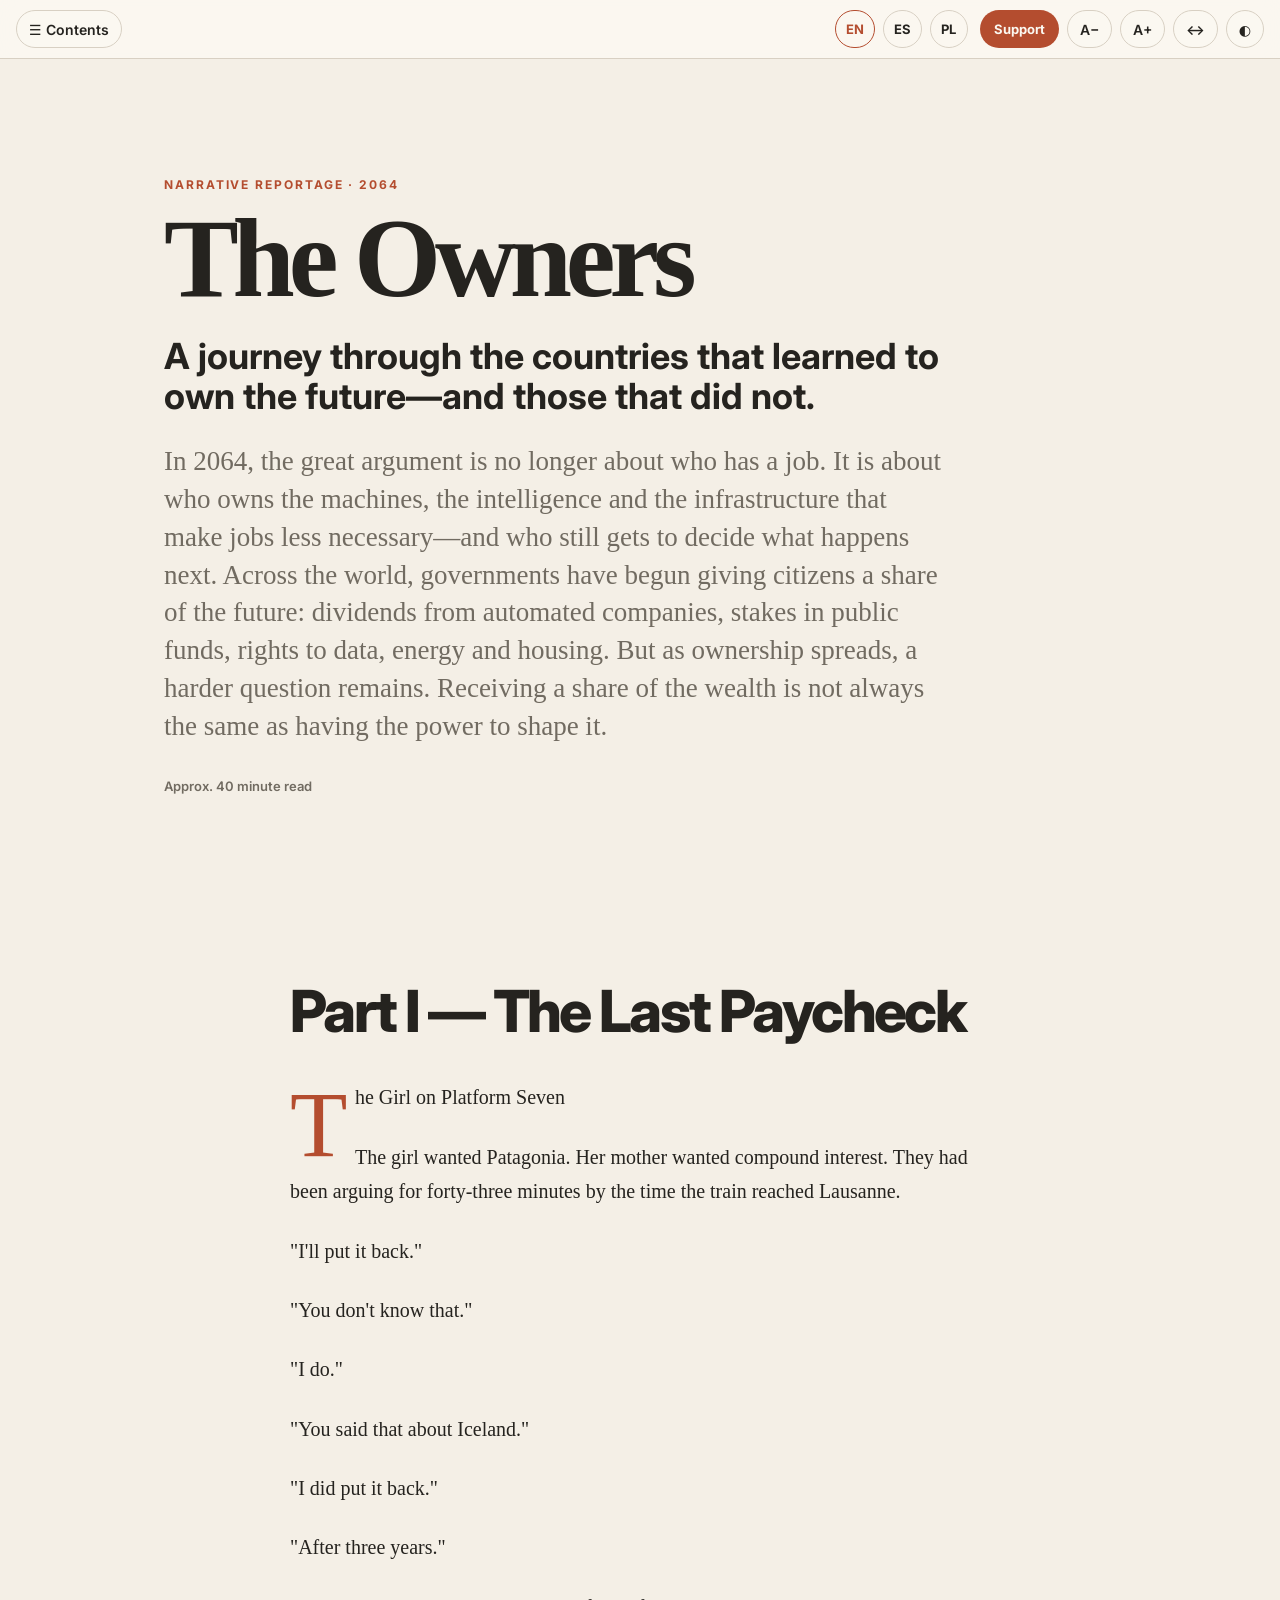
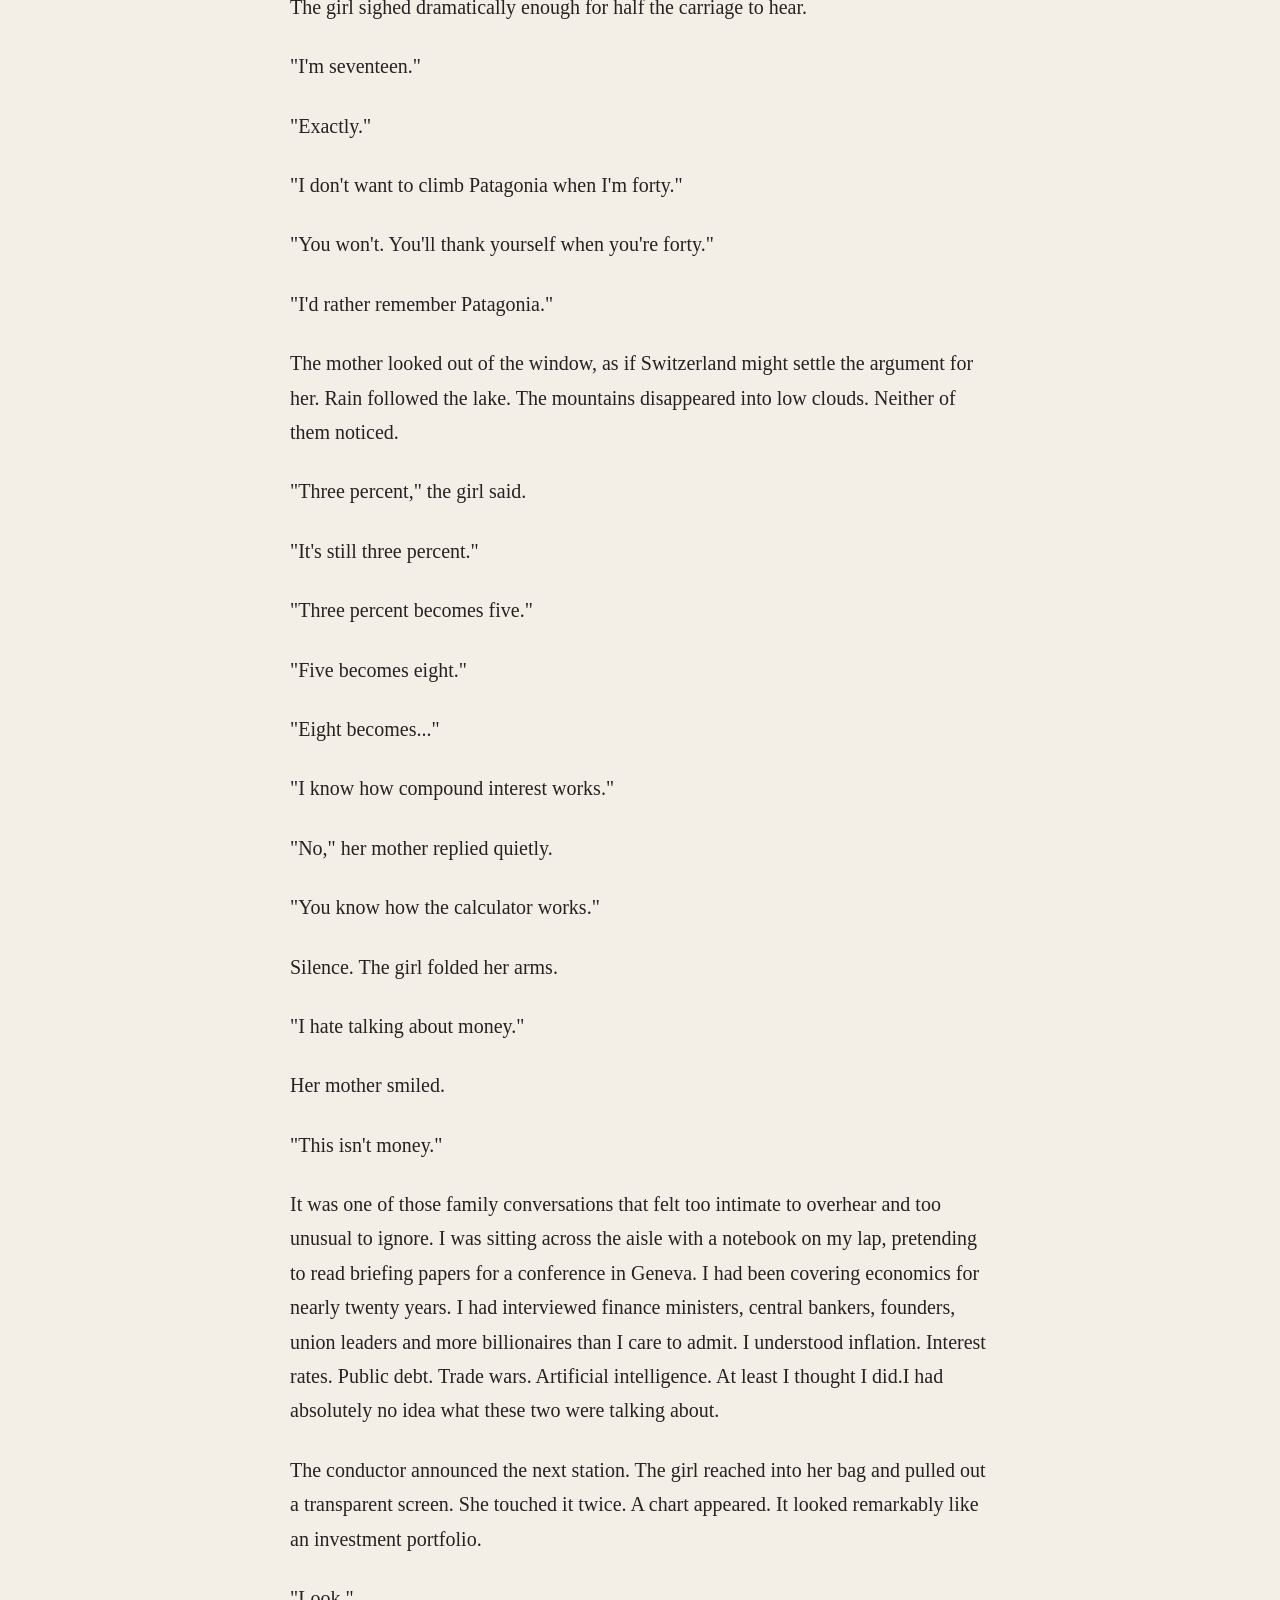
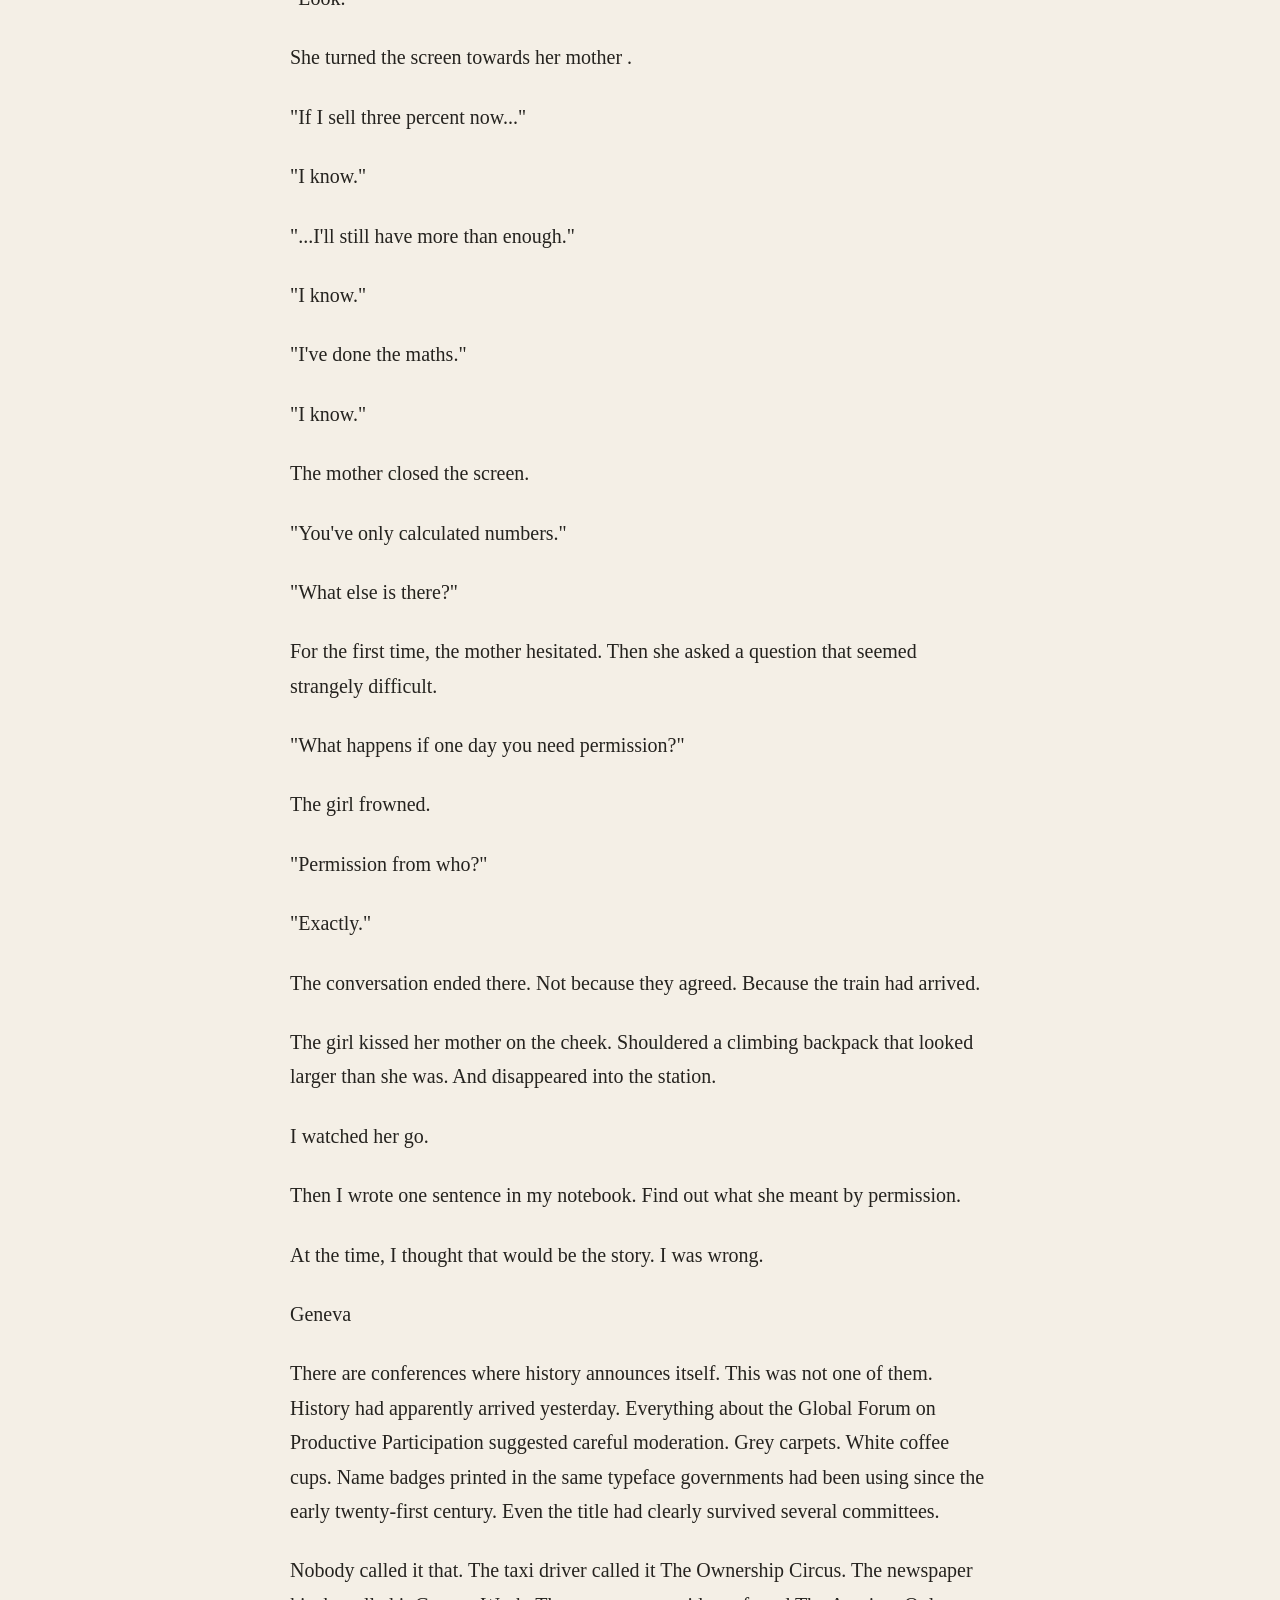
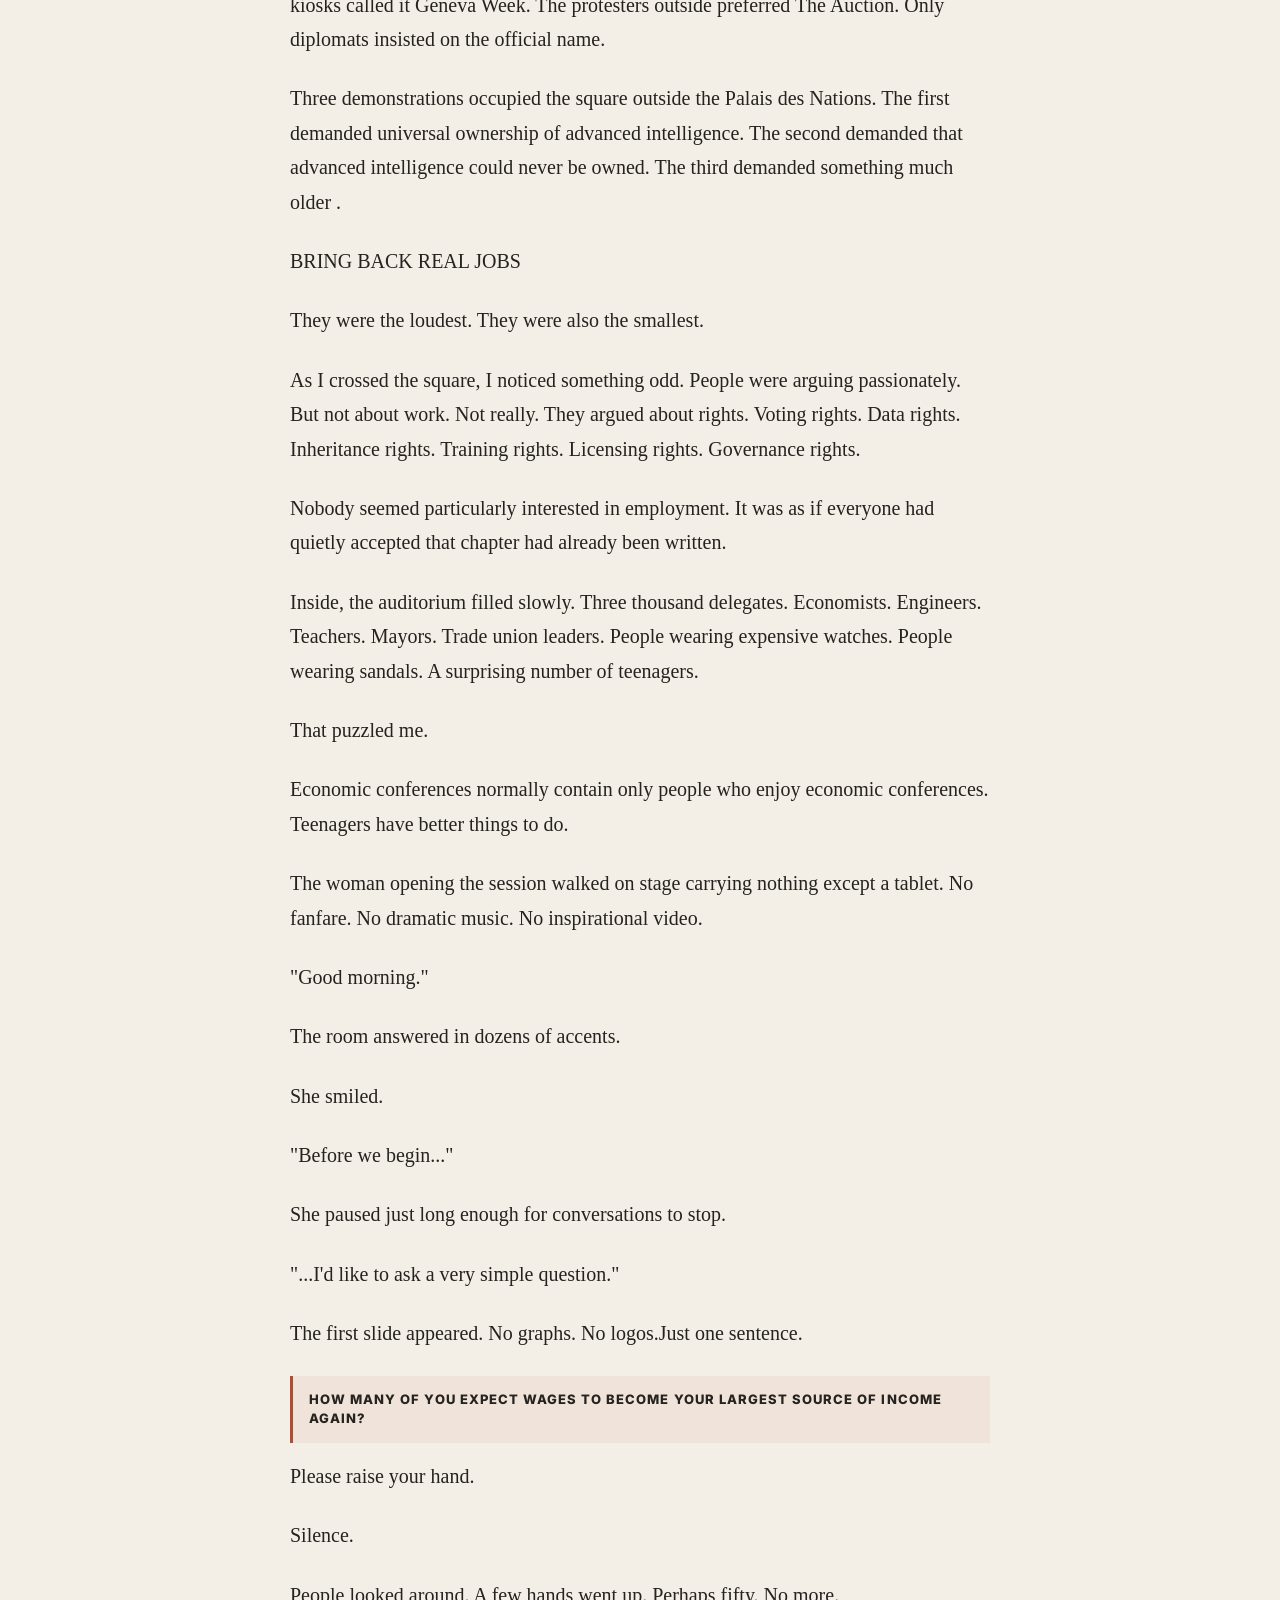
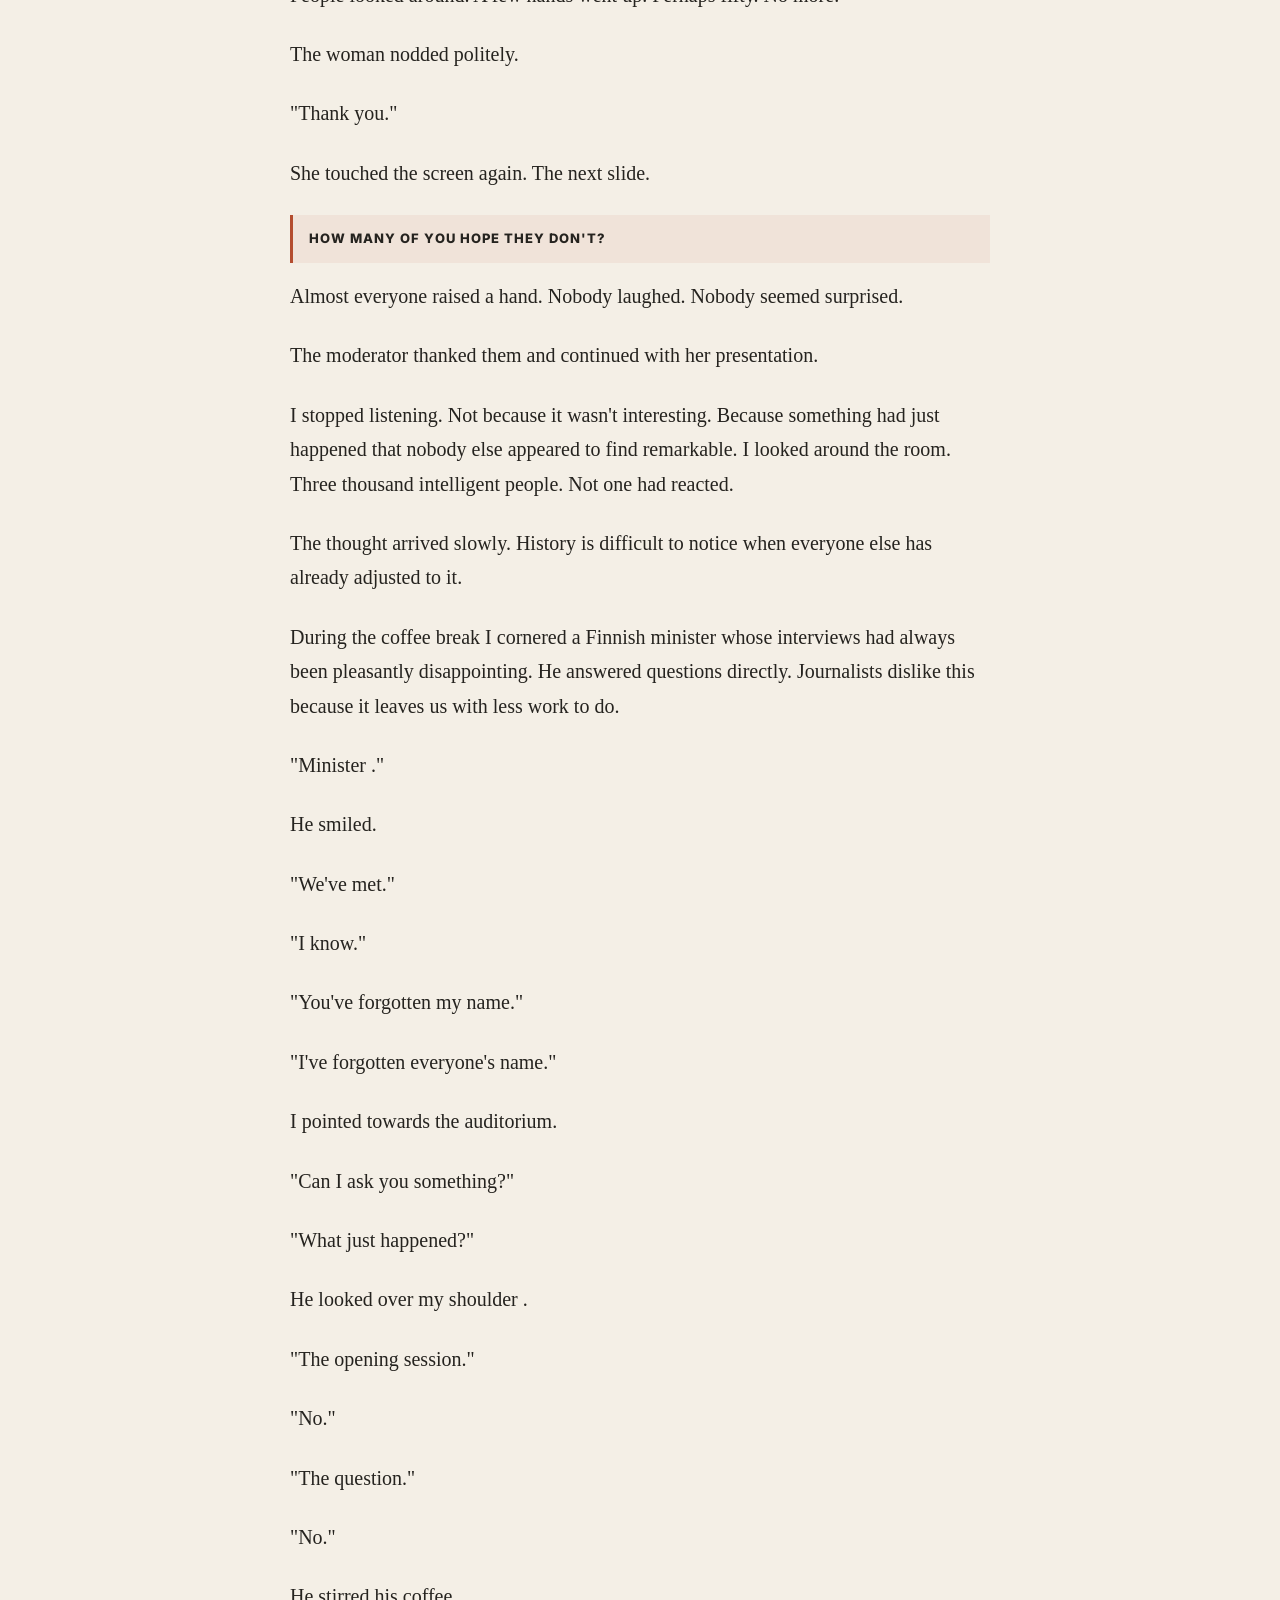
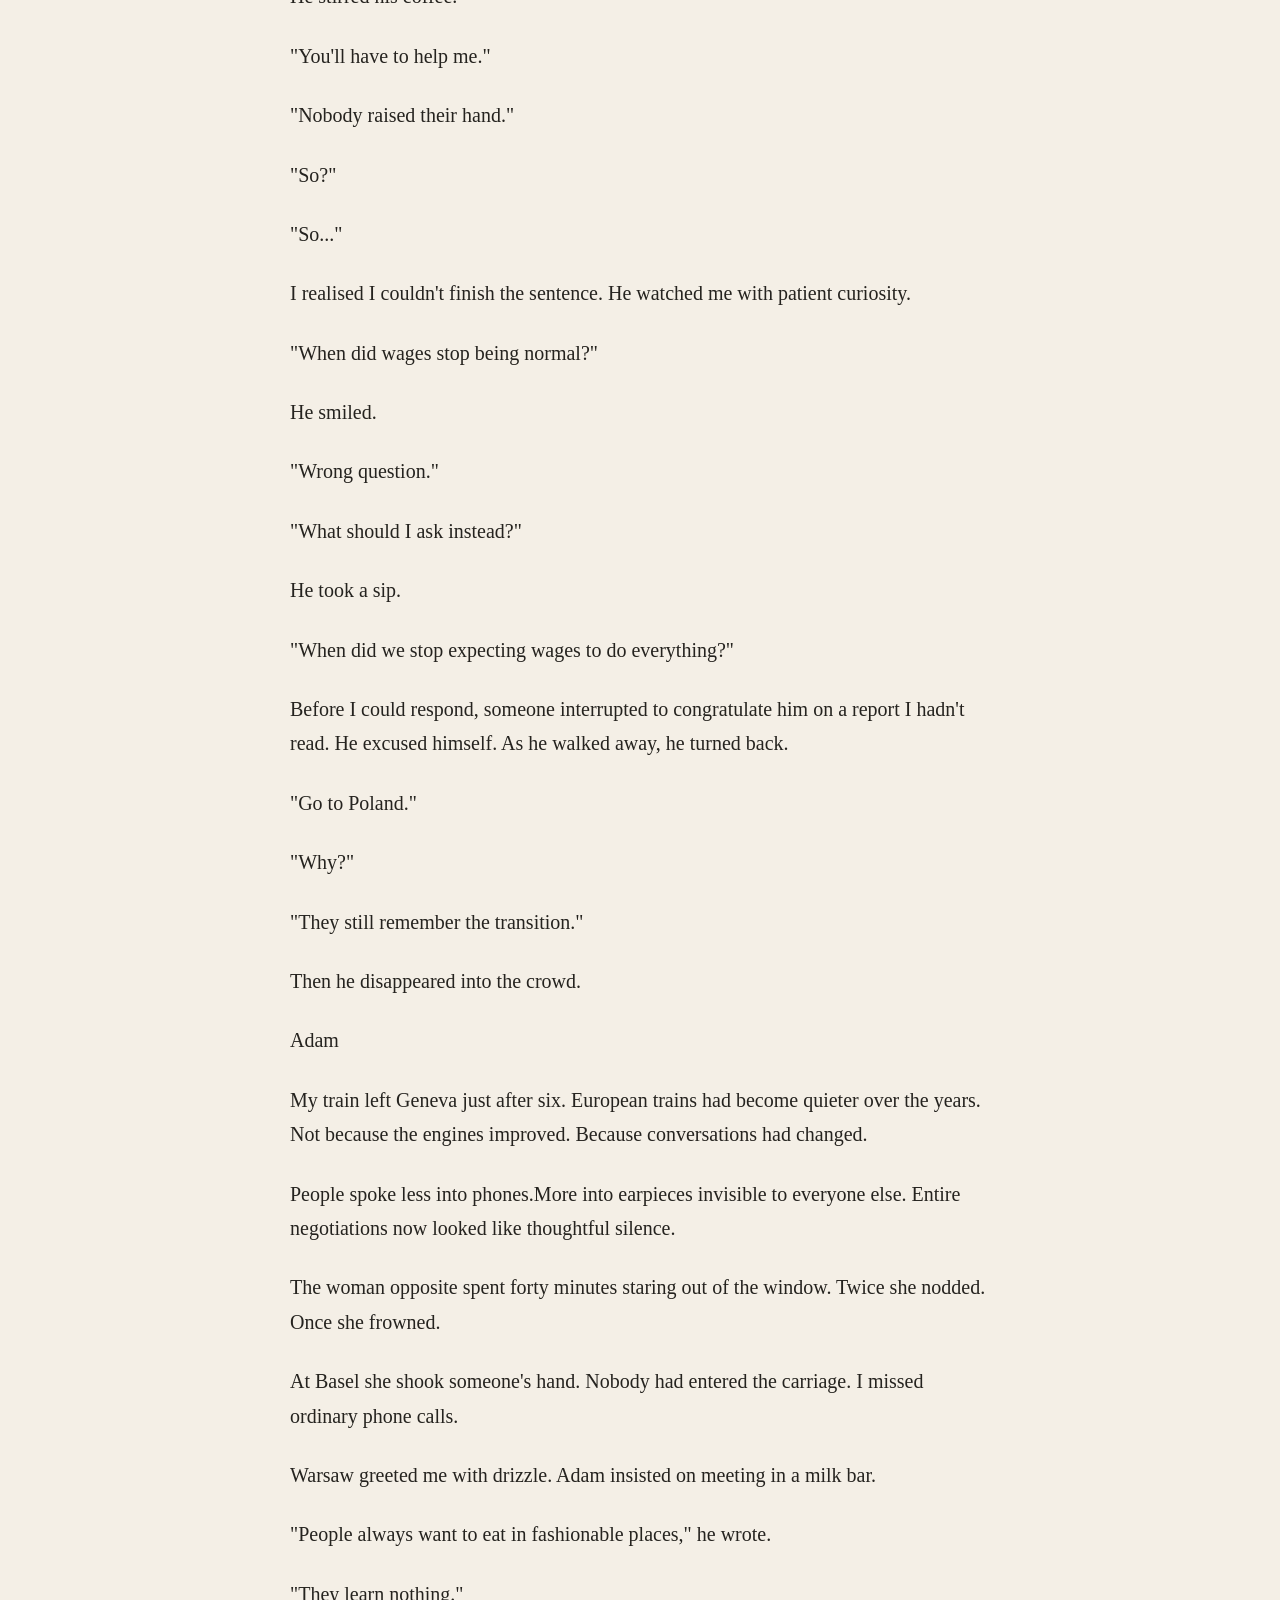
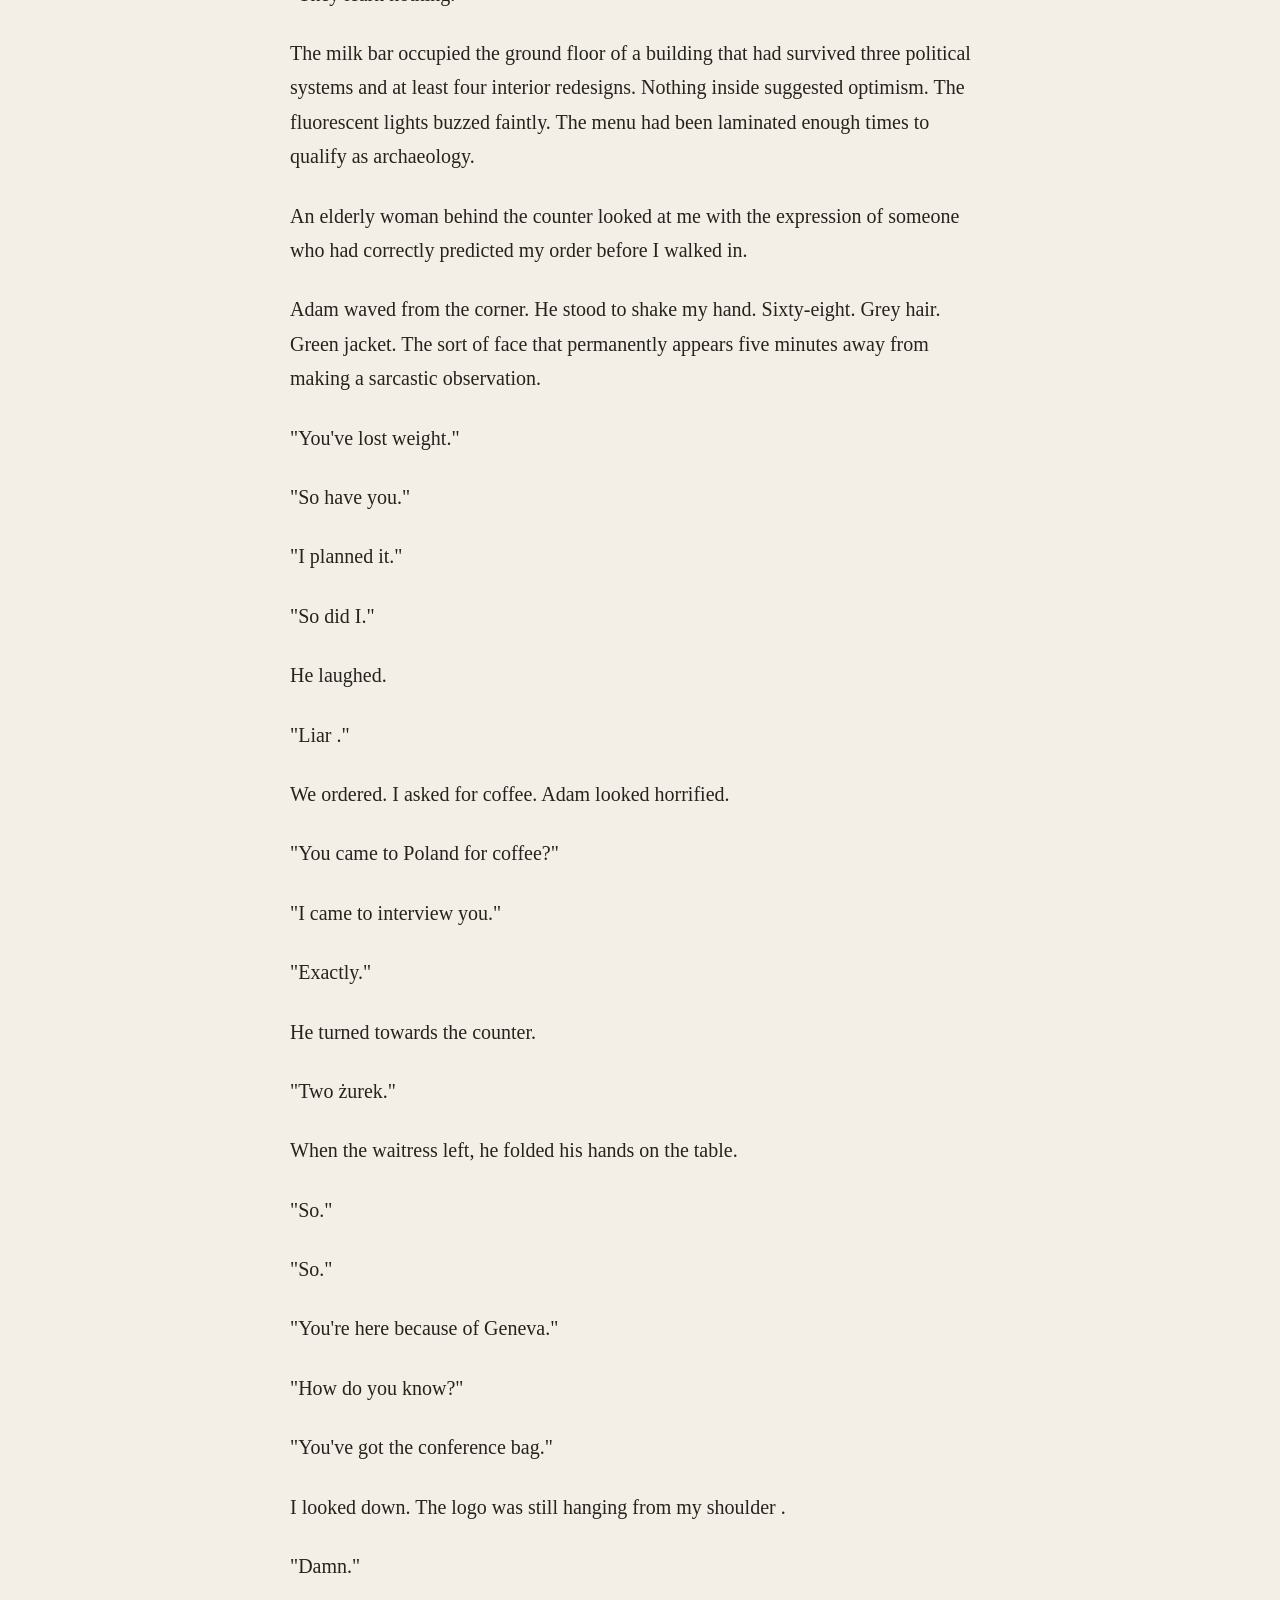
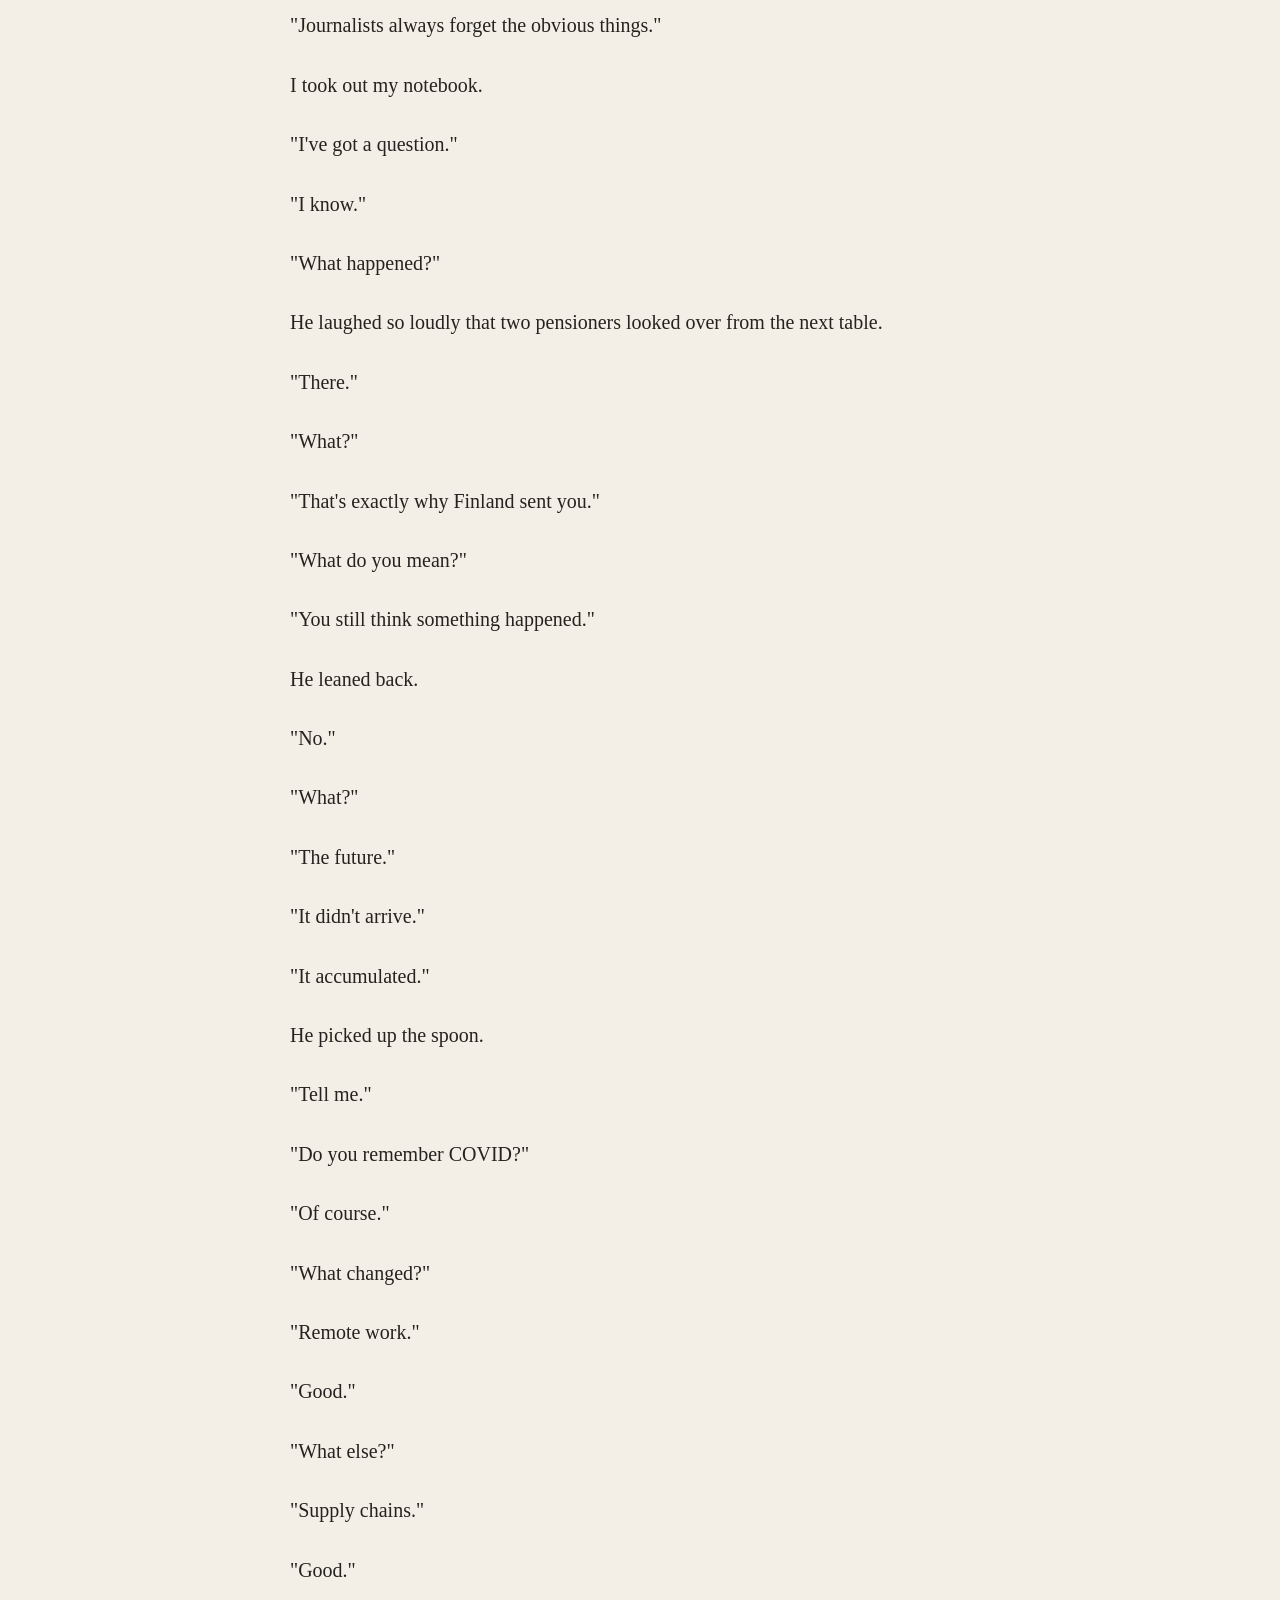
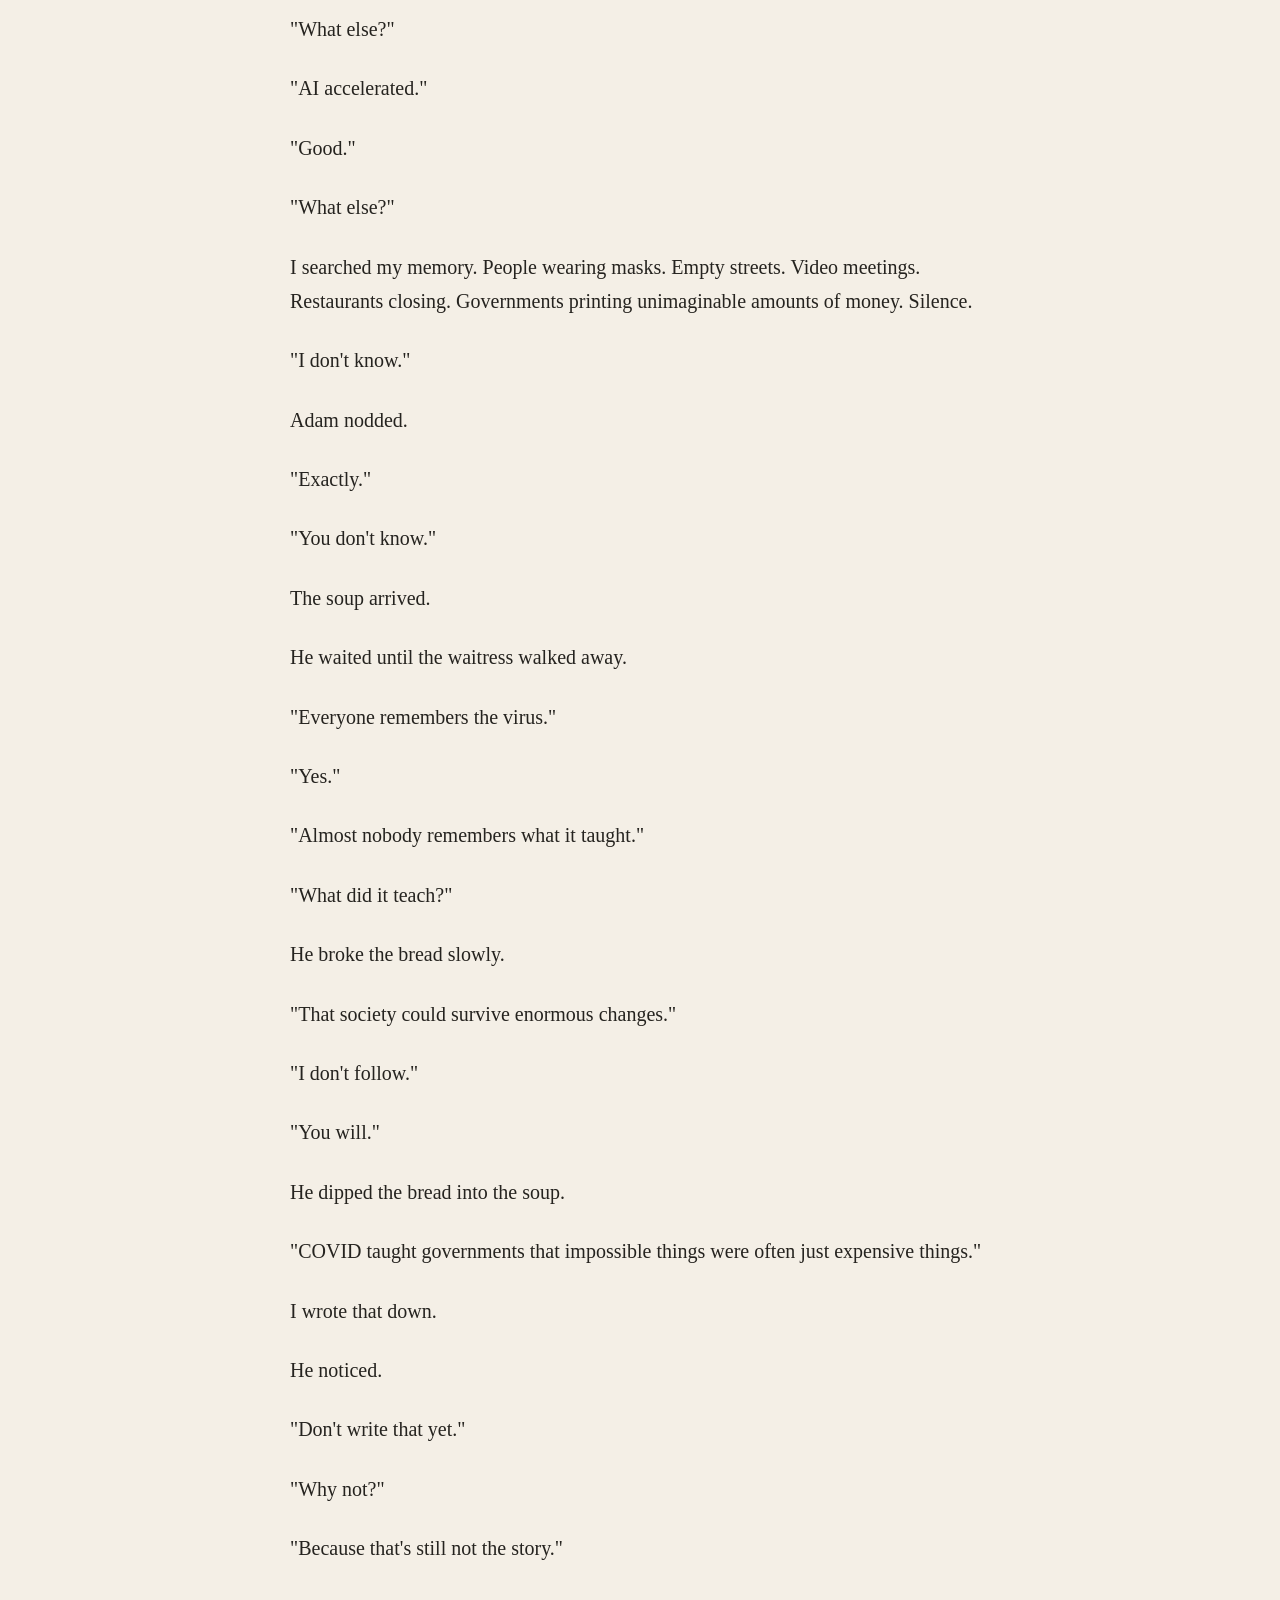
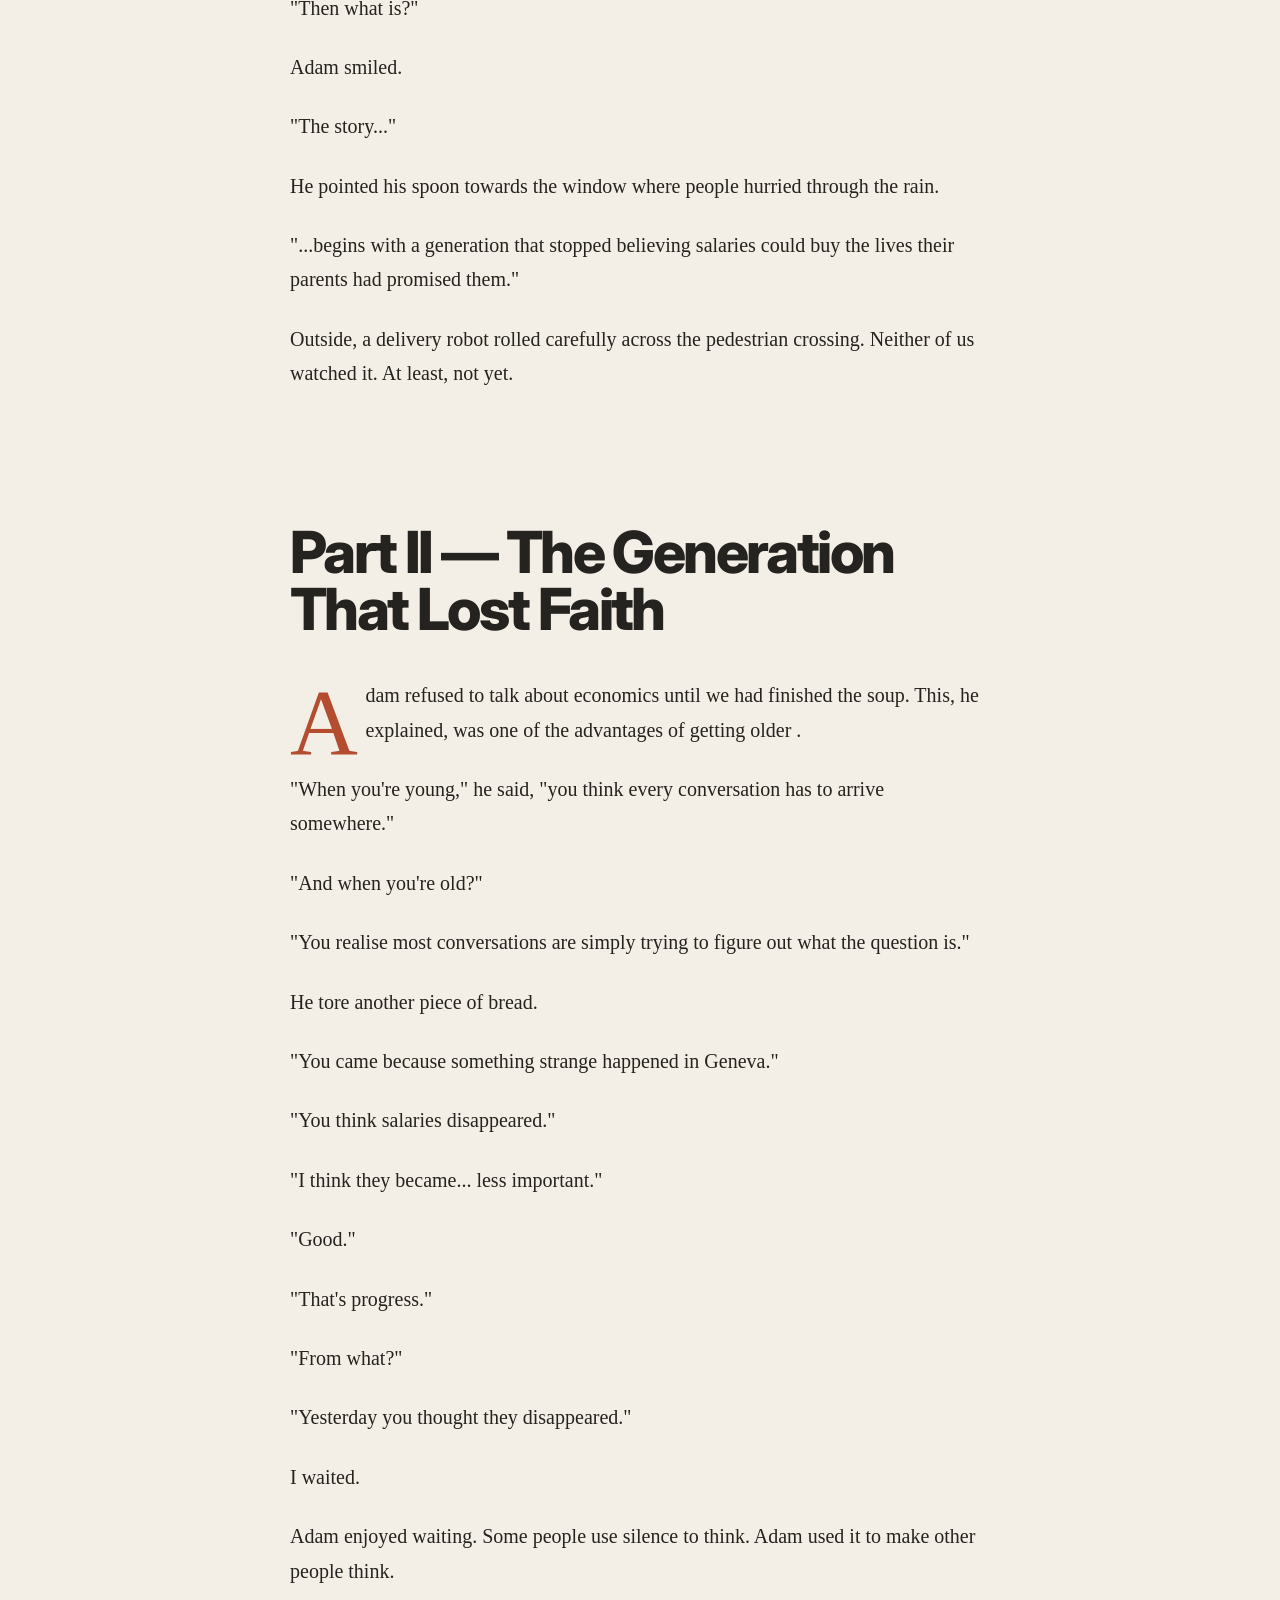
<file: dispatch002.html>
<!doctype html>
<html lang="en" data-theme="paper">
<head>
  <!-- Google tag (gtag.js) -->
<script async src="https://www.googletagmanager.com/gtag/js?id=G-JXPHQJPPH5"></script>
<script>
  window.dataLayer = window.dataLayer || [];
  function gtag(){dataLayer.push(arguments);}
  gtag('js', new Date());

  gtag('config', 'G-JXPHQJPPH5');
</script>
<meta charset="utf-8">
<meta name="viewport" content="width=device-width,initial-scale=1">
<meta name="description" content="The fertility crisis was supposed to be solved by giving humans three ways to reproduce. Instead, we got subscription incubators, pouch custody disputes and a new generation of parents nostalgic for the days when pregnancy was merely terrifying.">
<title>Womb, Egg or Pouch?</title>
<link rel="preconnect" href="https://fonts.googleapis.com">
<link rel="preconnect" href="https://fonts.gstatic.com" crossorigin>
<link href="https://fonts.googleapis.com/css2?family=Inter:wght@400;600;700;800&display=swap" rel="stylesheet">

<link rel="stylesheet" href="styles.css">
</head>
<body>
<div class="progress"><div id="progressBar"></div></div>

<nav class="toolbar" aria-label="Reader controls">
  <div class="group">
    <button id="tocBtn" aria-label="Open contents">☰ <span class="label">Contents</span></button>
  </div>
  <div class="group">
    <a class="lang-link active" href="dispatch002.html" aria-label="English version">EN</a>
    <a class="lang-link" href="es.html" aria-label="Versión en español">ES</a>
    <a class="lang-link" href="pl.html" aria-label="Wersja polska">PL</a>
        <a
      class="nav-support"
      href="https://buymeacoffee.com/djkwlab"
      target="_blank"
      rel="noopener noreferrer"
    >
      Support
    </a>
    <button id="smaller" aria-label="Decrease text size">A−</button>
    <button id="larger" aria-label="Increase text size">A+</button>
    <button id="widthBtn" aria-label="Change reading width">↔</button>
    <button id="themeBtn" aria-label="Toggle night mode">◐</button>
  </div>
</nav>

<aside class="toc" id="toc">
  <strong>In this story</strong>
<a href="#part-i--the-last-paycheck">Part I — The Last Paycheck</a>
<a href="#part-ii--the-generation-that-lost-faith">Part II — The Generation That Lost Faith</a>
<a href="#part-iii--the-country-that-solved-it">Part III — The Country That Solved It</a>
</aside>

<header class="hero">
  <div class="kicker">Narrative Reportage · 2064</div>
  <h1>The Owners</h1>
  <p class="subtitle">A journey through the countries that learned to own the future—and those that did not.</p>
  <p class="dek">In 2064, the great argument is no longer about who has a job. It is about who owns the machines, the intelligence and the infrastructure that make jobs less necessary—and who still gets to decide what happens next.

Across the world, governments have begun giving citizens a share of the future: dividends from automated companies, stakes in public funds, rights to data, energy and housing. But as ownership spreads, a harder question remains. Receiving a share of the wealth is not always the same as having the power to shape it.</p>
  <div class="meta">Approx. 40 minute read</div>
</header>

<main class="layout">
<article>
  <section id="part-i--the-last-paycheck">
    <h2>Part I — The Last Paycheck</h2>
    <p>The Girl on Platform Seven</p>
    <p>The girl wanted Patagonia. Her mother wanted compound interest. They had been arguing for forty-three minutes by the time the train reached Lausanne.</p>
    <p>"I'll put it back."</p>
    <p>"You don't know that."</p>
    <p>"I do."</p>
    <p>"You said that about Iceland."</p>
    <p>"I did put it back."</p>
    <p>"After three years."</p>
    <p>The girl sighed dramatically enough for half the carriage to hear.</p>
    <p>"I'm seventeen."</p>
    <p>"Exactly."</p>
    <p>"I don't want to climb Patagonia when I'm forty."</p>
    <p>"You won't. You'll thank yourself when you're forty."</p>
    <p>"I'd rather remember Patagonia."</p>
    <p>The mother looked out of the window, as if Switzerland might settle the argument for her. Rain followed the lake. The mountains disappeared into low clouds. Neither of them noticed.</p>
    <p>"Three percent," the girl said.</p>
    <p>"It's still three percent."</p>
    <p>"Three percent becomes five."</p>
    <p>"Five becomes eight."</p>
    <p>"Eight becomes..."</p>
    <p>"I know how compound interest works."</p>
    <p>"No," her mother replied quietly.</p>
    <p>"You know how the calculator works."</p>
    <p>Silence. The girl folded her arms.</p>
    <p>"I hate talking about money."</p>
    <p>Her mother smiled.</p>
    <p>"This isn't money."</p>
    <p>It was one of those family conversations that felt too intimate to overhear and too unusual to ignore. I was sitting across the aisle with a notebook on my lap, pretending to read briefing papers for a conference in Geneva. I had been covering economics for nearly twenty years. I had interviewed finance ministers, central bankers, founders, union leaders and more billionaires than I care to admit. I understood inflation. Interest rates. Public debt. Trade wars. Artificial intelligence. At least I thought I did.I had absolutely no idea what these two were talking about.</p>
    <p>The conductor announced the next station. The girl reached into her bag and pulled out a transparent screen. She touched it twice. A chart appeared. It looked remarkably like an investment portfolio.</p>
    <p>"Look."</p>
    <p>She turned the screen towards her mother .</p>
    <p>"If I sell three percent now..."</p>
    <p>"I know."</p>
    <p>"...I'll still have more than enough."</p>
    <p>"I know."</p>
    <p>"I've done the maths."</p>
    <p>"I know."</p>
    <p>The mother closed the screen.</p>
    <p>"You've only calculated numbers."</p>
    <p>"What else is there?"</p>
    <p>For the first time, the mother hesitated. Then she asked a question that seemed strangely difficult.</p>
    <p>"What happens if one day you need permission?"</p>
    <p>The girl frowned.</p>
    <p>"Permission from who?"</p>
    <p>"Exactly."</p>
    <p>The conversation ended there. Not because they agreed. Because the train had arrived.</p>
    <p>The girl kissed her mother on the cheek. Shouldered a climbing backpack that looked larger than she was. And disappeared into the station.</p>
    <p>I watched her go.</p>
    <p>Then I wrote one sentence in my notebook. Find out what she meant by permission.</p>
    <p>At the time, I thought that would be the story. I was wrong.</p>
    <p>Geneva</p>
    <p>There are conferences where history announces itself. This was not one of them. History had apparently arrived yesterday. Everything about the Global Forum on Productive Participation suggested careful moderation. Grey carpets. White coffee cups. Name badges printed in the same typeface governments had been using since the early twenty-first century. Even the title had clearly survived several committees.</p>
    <p>Nobody called it that. The taxi driver called it The Ownership Circus. The newspaper kiosks called it Geneva Week. The protesters outside preferred The Auction. Only diplomats insisted on the official name.</p>
    <p>Three demonstrations occupied the square outside the Palais des Nations. The first demanded universal ownership of advanced intelligence. The second demanded that advanced intelligence could never be owned. The third demanded something much older .</p>
    <p>BRING BACK REAL JOBS</p>
    <p>They were the loudest. They were also the smallest.
    <p>As I crossed the square, I noticed something odd. People were arguing passionately. But not about work. Not really. They argued about rights. Voting rights. Data rights. Inheritance rights. Training rights. Licensing rights. Governance rights.</p>
    <p>Nobody seemed particularly interested in employment. It was as if everyone had quietly accepted that chapter had already been written.</p>
    <p>Inside, the auditorium filled slowly. Three thousand delegates. Economists. Engineers. Teachers. Mayors. Trade union leaders. People wearing expensive watches. People wearing sandals. A surprising number of teenagers.</p>
    <p>That puzzled me.</p>
    <p>Economic conferences normally contain only people who enjoy economic conferences. Teenagers have better things to do.</p>
    <p>The woman opening the session walked on stage carrying nothing except a tablet. No fanfare. No dramatic music. No inspirational video.</p>
    <p>"Good morning."</p>
    <p>The room answered in dozens of accents.</p>
    <p>She smiled.</p>
    <p>"Before we begin..."</p>
    <p>She paused just long enough for conversations to stop.</p>
    <p>"...I'd like to ask a very simple question."</p>
    <p>The first slide appeared. No graphs. No logos.Just one sentence.</p>
    <p class="display-line">How many of you expect wages to become your largest source of income again?</p>
    <p>Please raise your hand.</p>
    <p>Silence.</p>
    <p>People looked around. A few hands went up. Perhaps fifty. No more.</p>
    <p>The woman nodded politely.</p>
    <p>"Thank you."</p>
    <p>She touched the screen again. The next slide.</p>
    <p class="display-line">How many of you hope they don't?</p>
    <p>Almost everyone raised a hand. Nobody laughed. Nobody seemed surprised.</p>
    <p>The moderator thanked them and continued with her presentation.</p>
    <p>I stopped listening. Not because it wasn't interesting. Because something had just happened that nobody else appeared to find remarkable. I looked around the room. Three thousand intelligent people. Not one had reacted.</p>
    <p>The thought arrived slowly. History is difficult to notice when everyone else has already adjusted to it.</p>
    <p>During the coffee break I cornered a Finnish minister whose interviews had always been pleasantly disappointing. He answered questions directly. Journalists dislike this because it leaves us with less work to do.</p>
    <p>"Minister ."</p>
    <p>He smiled.</p>
    <p>"We've met."</p>
    <p>"I know."</p>
    <p>"You've forgotten my name."</p>
    <p>"I've forgotten everyone's name."</p>
    <p>I pointed towards the auditorium.</p>
    <p>"Can I ask you something?"</p>
    <p>"What just happened?"</p>
    <p>He looked over my shoulder .</p>
    <p>"The opening session."</p>
    <p>"No."</p>
    <p>"The question."</p>
    <p>"No."</p>
    <p>He stirred his coffee.</p>
    <p>"You'll have to help me."</p>
    <p>"Nobody raised their hand."</p>
    <p>"So?"</p>
    <p>"So..."</p>
    <p>I realised I couldn't finish the sentence. He watched me with patient curiosity.</p>
    <p>"When did wages stop being normal?"</p>
    <p>He smiled.</p>
    <p>"Wrong question."</p>
    <p>"What should I ask instead?"</p>
    <p>He took a sip.</p>
    <p>"When did we stop expecting wages to do everything?"</p>
    <p>Before I could respond, someone interrupted to congratulate him on a report I hadn't read. He excused himself. As he walked away, he turned back.</p>
    <p>"Go to Poland."</p>
    <p>"Why?"</p>
    <p>"They still remember the transition."</p>
    <p>Then he disappeared into the crowd.</p>
    <p>Adam</p>
    <p>My train left Geneva just after six. European trains had become quieter over the years. Not because the engines improved. Because conversations had changed.</p>
    <p>People spoke less into phones.More into earpieces invisible to everyone else. Entire negotiations now looked like thoughtful silence.</p>
    <p>The woman opposite spent forty minutes staring out of the window. Twice she nodded. Once she frowned.</p>
    <p>At Basel she shook someone's hand. Nobody had entered the carriage. I missed ordinary phone calls.</p>
    <p>Warsaw greeted me with drizzle. Adam insisted on meeting in a milk bar.</p>
    <p>"People always want to eat in fashionable places," he wrote.</p>
    <p>"They learn nothing."</p>
    <p>The milk bar occupied the ground floor of a building that had survived three political systems and at least four interior redesigns. Nothing inside suggested optimism. The fluorescent lights buzzed faintly. The menu had been laminated enough times to qualify as archaeology.</p>
    <p>An elderly woman behind the counter looked at me with the expression of someone who had correctly predicted my order before I walked in.</p>
    <p>Adam waved from the corner. He stood to shake my hand. Sixty-eight. Grey hair. Green jacket. The sort of face that permanently appears five minutes away from making a sarcastic observation.</p>
    <p>"You've lost weight."</p>
    <p>"So have you."</p>
    <p>"I planned it."</p>
    <p>"So did I."</p>
    <p>He laughed.</p>
    <p>"Liar ."</p>
    <p>We ordered. I asked for coffee. Adam looked horrified.</p>
    <p>"You came to Poland for coffee?"</p>
    <p>"I came to interview you."</p>
    <p>"Exactly."</p>
    <p>He turned towards the counter.</p>
    <p>"Two żurek."</p>
    <p>When the waitress left, he folded his hands on the table.</p>
    <p>"So."</p>
    <p>"So."</p>
    <p>"You're here because of Geneva."</p>
    <p>"How do you know?"</p>
    <p>"You've got the conference bag."</p>
    <p>I looked down. The logo was still hanging from my shoulder .</p>
    <p>"Damn."</p>
    <p>"Journalists always forget the obvious things."</p>
    <p>I took out my notebook.</p>
    <p>"I've got a question."</p>
    <p>"I know."</p>
    <p>"What happened?"</p>
    <p>He laughed so loudly that two pensioners looked over from the next table.</p>
    <p>"There."</p>
    <p>"What?"</p>
    <p>"That's exactly why Finland sent you."</p>
    <p>"What do you mean?"</p>
    <p>"You still think something happened."</p>
    <p>He leaned back.</p>
    <p>"No."</p>
    <p>"What?"</p>
    <p>"The future."</p>
    <p>"It didn't arrive."</p>
    <p>"It accumulated."</p>
    <p>He picked up the spoon.</p>
    <p>"Tell me."</p>
    <p>"Do you remember COVID?"</p>
    <p>"Of course."</p>
    <p>"What changed?"</p>
    <p>"Remote work."</p>
    <p>"Good."</p>
    <p>"What else?"</p>
    <p>"Supply chains."</p>
    <p>"Good."</p>
    <p>"What else?"</p>
    <p>"AI accelerated."</p>
    <p>"Good."</p>
    <p>"What else?"</p>
    <p>I searched my memory. People wearing masks. Empty streets. Video meetings. Restaurants closing. Governments printing unimaginable amounts of money. Silence.</p>
    <p>"I don't know."</p>
    <p>Adam nodded.</p>
    <p>"Exactly."</p>
    <p>"You don't know."</p>
    <p>The soup arrived.</p>
    <p>He waited until the waitress walked away.</p>
    <p>"Everyone remembers the virus."</p>
    <p>"Yes."</p>
    <p>"Almost nobody remembers what it taught."</p>
    <p>"What did it teach?"</p>
    <p>He broke the bread slowly.</p>
    <p>"That society could survive enormous changes."</p>
    <p>"I don't follow."</p>
    <p>"You will."</p>
    <p>He dipped the bread into the soup.</p>
    <p>"COVID taught governments that impossible things were often just expensive things."</p>
    <p>I wrote that down.</p>
    <p>He noticed.</p>
    <p>"Don't write that yet."</p>
    <p>"Why not?"</p>
    <p>"Because that's still not the story."</p>
    <p>"Then what is?"</p>
    <p>Adam smiled.</p>
    <p>"The story..."</p>
    <p>He pointed his spoon towards the window where people hurried through the rain.</p>
    <p>"...begins with a generation that stopped believing salaries could buy the lives their parents had promised them."</p>
    <p>Outside, a delivery robot rolled carefully across the pedestrian crossing. Neither of us watched it. At least, not yet.</p>
  </section>
  <section id="part-ii--the-generation-that-lost-faith">
    <h2>Part II — The Generation That Lost Faith</h2>
    <p>Adam refused to talk about economics until we had finished the soup. This, he explained, was one of the advantages of getting older .</p>
    <p>"When you're young," he said, "you think every conversation has to arrive somewhere."</p>
    <p>"And when you're old?"</p>
    <p>"You realise most conversations are simply trying to figure out what the question is."</p>
    <p>He tore another piece of bread.</p>
    <p>"You came because something strange happened in Geneva."</p>
    <p>"You think salaries disappeared."</p>
    <p>"I think they became... less important."</p>
    <p>"Good."</p>
    <p>"That's progress."</p>
    <p>"From what?"</p>
    <p>"Yesterday you thought they disappeared."</p>
    <p>I waited.</p>
    <p>Adam enjoyed waiting. Some people use silence to think. Adam used it to make other people think.</p>
    <p>"You know what the biggest mistake historians make?" he asked.</p>
    <p>"They assume people notice history while it's happening."</p>
    <p>"They don't?"</p>
    <p>He shook his head.</p>
    <p>"History is almost always mistaken for bad news."</p>
    <p>He asked me to remember 2026. Not the headlines. The ordinary Tuesday. The man scrolling job adverts while sitting on the toilet.The university graduate calculating how many years of saving would be needed for a mortgage. The delivery rider checking three different apps because one paid twenty cents more per order. The software engineer wondering whether the new AI assistant was making him twice as productive or quietly rehearsing his replacement. The couple postponing children.</p>
    <p>Again.</p>
    <p>The accountant who had started a YouTube channel "just in case." The teacher selling lesson plans online. The architect experimenting with image generators after midnight. The nurse buying exchange-traded funds every payday because everyone on the internet said long-term investing was the only sensible thing left.</p>
    <p>"Remember them?"</p>
    <p>"I was one of them."</p>
    <p>"So was I."</p>
    <p>He smiled.</p>
    <p>"That's why people misunderstand that period."</p>
    <p>"How?"</p>
    <p>"They think everyone suddenly became obsessed with investing."</p>
    <p>"They became obsessed with escape."</p>
    <p>The waitress returned to refill our tea.</p>
    <p>Adam waited until she left.</p>
    <p>"Do you know why prediction markets became popular?"</p>
    <p>"Because people liked gambling."</p>
    <p>"Partly."</p>
    <p>"They were one of the few places where a twenty-year-old could imagine changing their life."</p>
    <p>He pointed at me with his spoon.</p>
    <p>"You journalists called them reckless."</p>
    <p>"Weren't they?"</p>
    <p>"Some were."</p>
    <p>"And the others?"</p>
    <p>"They had simply stopped believing."</p>
    <p>"In what?"</p>
    <p>He didn't answer immediately. He looked out of the rain-streaked window.</p>
    <p>"In linear lives."</p>
    <p>"What do you mean by a linear life?"</p>
    <p>"The old promise."</p>
    <p>He counted on his fingers.</p>
    <p>"Study."</p>
    <p>"Job."</p>
    <p>"Promotion."</p>
    <p>"House."</p>
    <p>"Pension."</p>
    <p>"Retirement."</p>
    <p>He shrugged.</p>
    <p>"It had worked well enough for three generations."</p>
    <p>"And then?"</p>
    <p>"Then mathematics happened."</p>
    <p>He took a napkin and drew two lines. One climbed gently. The other rose almost vertically.</p>
    <p>"Wages."</p>
    <p>He pointed at the first.</p>
    <p>"Assets."</p>
    <p>He pointed at the second.</p>
    <p>"This is simplified."</p>
    <p>"Obviously."</p>
    <p>"But emotionally..."</p>
    <p>He tapped the table.</p>
    <p>"...this is what millions of people believed."</p>
    <p>"Was it true?"</p>
    <p>He smiled.</p>
    <p>"Does it matter?"</p>
    <p>"If enough people believe they're falling behind..."</p>
    <p>"What did they do?"</p>
    <p>"They looked for shortcuts."</p>
    <p>The strange thing, Adam explained, was that almost every shortcut looked ridiculous. People mocked cryptocurrency. Then central banks created digital currencies. People mocked influencers.</p>
    <p>Then companies spent more on creators than television. People mocked teenagers selling digital products.</p>
    <p>Then universities taught courses on building online businesses. People mocked prediction markets. Then governments quietly began using them to forecast elections, epidemics and energy demand.</p>
    <p>"History," Adam said, "has an irritating habit."</p>
    <p>"It steals ideas from clowns."</p>
    <p>Adam smiled.</p>
    <p>"You still want one cause."</p>
    <p>"There wasn't one?"</p>
    <p>"There never is."</p>
    <p>He asked me another question.</p>
    <p>"Do you remember how people talked during COVID?"</p>
    <p>"They talked about resilience."</p>
    <p>"They talked about supply chains."</p>
    <p>"They talked about remote work."</p>
    <p>"They talked about essential workers."</p>
    <p>He nodded.</p>
    <p>"What else?"</p>
    <p>I thought for a while.</p>
    <p>"I don't know."</p>
    <p>"They discovered governments could rewrite economic rules in a weekend."</p>
    <p>He let the sentence hang.</p>
    <p>"Think about it."</p>
    <p>"Countries closed economies."</p>
    <p>"They paid millions of people not to work."</p>
    <p>"They guaranteed loans."</p>
    <p>"They froze evictions."</p>
    <p>"They invented programmes nobody believed possible six months earlier ."</p>
    <p>I nodded slowly.</p>
    <p>"So?"</p>
    <p>"So..."</p>
    <p>He leaned forward.</p>
    <p>"...people stopped believing the economy was a law of nature."</p>
    <p>He paid the bill before I could object.</p>
    <p>Outside, the rain had stopped. Warsaw smelled of wet pavement.</p>
    <p>We walked towards Plac Konstytucji. The city had changed enormously since my first visit decades earlier.</p>
    <p>Glass towers reflected socialist apartment blocks. Autonomous trams glided almost silently. Students filled cafés that had once been banks. A delivery robot rolled between pedestrians carrying groceries.</p>
    <p>Nobody looked at it. Technology becomes invisible astonishingly quickly.</p>
    <p>The Debate Nobody Wanted</p>
    <p>The next morning Adam took me somewhere I hadn't expected. The National Museum.</p>
    <p>"Why are we here?"</p>
    <p>"Because every revolution eventually ends up in a museum."</p>
    <p>"This one already has an exhibition?"</p>
    <p>The exhibition was called:</p>
    <p class="display-line">The Ownership Debates: 2034–2042</p>
    <p>Schoolchildren wandered between interactive displays. An elderly guide corrected a teenager who had confused an early Citizen Capital Account with a sovereign wealth fund. The teenager apologised. Apparently everyone learned this in school now.</p>
    <p>The first display wasn't about housing. A wall-sized screen showed apartment prices from dozens of countries between 1995 and 2035. The lines climbed relentlessly. Beside them, wages. Almost flat. No commentary. None was needed.</p>
    <p>The next room displayed screenshots from social media. Posts from the late 2020s. Young people joking that retirement meant "dying at work." Memes about never owning a house. Videos celebrating twenty-year-olds who had become millionaires trading obscure digital assets.</p>
    <p>Next to them, another screen. Suicide statistics. Fertility rates. Average age of first-time home ownership. The humour looked different beside the numbers.</p>
    <p>Adam watched me reading.</p>
    <p>"They weren't irrational."</p>
    <p>"They were desperate."</p>
    <p>"Sometimes those look identical."</p>
    <p>The final room recreated a parliamentary debate. Actors. Original recordings. Archived interviews. Visitors could sit in the old parliamentary benches while holographic politicians argued around them. A conservative minister spoke first.</p>
    <p>"If labour no longer captures the value created by our economy..."</p>
    <p>He paused.</p>
    <p>"...then ownership must become broader."</p>
    <p>Boos. Applause. A socialist leader stood.</p>
    <p>"This proposal does not reform capitalism."</p>
    <p>"It rescues it."</p>
    <p>More applause. More boos.</p>
    <p>A banking representative warned that governments should not become investment managers. Trade unions demanded stronger wages instead. Young representatives asked a different question.</p>
    <p>"If wages no longer buy a future..."</p>
    <p>They looked around the chamber .</p>
    <p>"...what exactly are you asking us to defend?"</p>
    <p>The recording ended. No winner. No triumphant music. Only uncertainty.</p>
    <p>"Who won?" I asked.</p>
    <p>Adam smiled.</p>
    <p>"Nobody."</p>
    <p>"Then why did Citizen Capital Accounts happen?"</p>
    <p>"Because everyone lost."</p>
    <p>I looked at him.</p>
    <p>"The housing crisis."</p>
    <p>"The demographic crisis."</p>
    <p>"The pension crisis."</p>
    <p>"The AI productivity shock."</p>
    <p>"The political paralysis."</p>
    <p>He counted them one by one.</p>
    <p>"No single crisis was big enough."</p>
    <p>"Together ..."</p>
    <p>"They cornered everyone."</p>
    <p>That afternoon I sat alone in my hotel room reading parliamentary archives. One sentence kept appearing. Different parties. Different countries. Different years. The wording changed. The idea didn't.</p>
    <p>If citizens cannot realistically accumulate productive assets through wages alone, the state must decide whether ownership remains a privilege or becomes infrastructure.</p>
    <p>I read it again. Ownership...as infrastructure.</p>
    <p>I suddenly remembered the girl on the train.</p>
    <p>"This isn't money."</p>
    <p>Her mother hadn't been talking about money. She had been talking about citizenship.</p>
    <p>I closed the laptop.</p>
    <p>For the first time since Geneva, I felt as though I was beginning to understand the question. Which, in retrospect, was exactly the moment I should have become suspicious. Because every time I thought I understood this story...someone showed me another country.</p>
    <p>Adam called that evening.</p>
    <p>"Tomorrow morning."</p>
    <p>"What?"</p>
    <p>"Stockholm."</p>
    <p>"Why?"</p>
    <p>"They solved one problem."</p>
    <p>"They accidentally created another."</p>
  </section>
  <section id="part-iii--the-country-that-solved-it">
    <h2>Part III — The Country That Solved It</h2>
    <p>If Warsaw still remembered the transition, Stockholm behaved as though there had never been one.</p>
    <p>The first thing I noticed was the absence of hurry. People moved with purpose, but not urgency. At half past ten on a Wednesday morning, cafés were full. Cyclists stopped to chat. Parents collected children from school in the middle of the day. Nobody looked guilty about not being at work. The city had become rich enough to stop pretending busyness was a virtue. Or so I thought.</p>
    <p>Elin met me outside a bakery overlooking the water. She was thirty-one. She apologised for being late.</p>
    <p>"I had a board meeting."</p>
    <p>"What company?"</p>
    <p>She laughed.</p>
    <p>"I have no idea."</p>
    <p>I assumed she was joking.</p>
    <p>She wasn't.</p>
    <p>She explained that one of her citizen funds rotated ordinary members through governance panels. Four times a year she spent three hours voting on broad investment mandates for a portfolio she could barely describe.</p>
    <p>"Do you enjoy it?"</p>
    <p>"No."</p>
    <p>"Then why do it?"</p>
    <p>"They pay me."</p>
    <p>"How much?"</p>
    <p>She shrugged.</p>
    <p>"Enough for lunch."</p>
    <p>"And the decisions?"</p>
    <p>"Do you understand them?"</p>
    <p>She looked embarrassed.</p>
    <p>"Not really."</p>
    <p>We walked toward her apartment. On the way we passed a playground. Children were arguing. Not about football. Not about who cheated. About a desalination project.</p>
    <p>"I think the Mediterranean allocation is too high."</p>
    <p>"No, because southern migration projections changed."</p>
    <p>"You didn't read the report."</p>
    <p>"My dad did."</p>
    <p>I looked at Elin.</p>
    <p>"They're ten."</p>
    <p>"They're competitive."</p>
    <p>"No..."</p>
    <p>"They're discussing infrastructure."</p>
    <p>She smiled.</p>
    <p>"They have a civics simulation."</p>
    <p>"When I was ten we played Monopoly."</p>
    <p>"So did we."</p>
    <p>"What do children play now?"</p>
    <p>She thought about it.</p>
    <p>"Mostly cooperative games."</p>
    <p>"Why?"</p>
    <p>"Nobody likes Monopoly anymore."</p>
    <p>Her apartment overlooked the harbour. Not large. Not luxurious. Just comfortable. Books. Plants. An old guitar. A coffee machine that had probably survived three governments.</p>
    <p>"You live here alone?"</p>
    <p>"Yes."</p>
    <p>"You own it?"</p>
    <p>"No."</p>
    <p>The answer surprised me.</p>
    <p>"You don't?"</p>
    <p>"I own part of the building."</p>
    <p>"I don't understand."</p>
    <p>"Neither does my grandmother."</p>
    <p>She laughed.</p>
    <p>"She still says renting."</p>
    <p>Stockholm had quietly rewritten housing. Entire apartment blocks belonged to resident trusts. People accumulated equity without purchasing entire homes. Prices still rose. Speculation still existed. But no one needed to buy an entire building to gain security.</p>
    <p>It was one of dozens of reforms that sounded terribly boring until someone explained what life had been like before.</p>
    <p>Over lunch I asked the question that had been following me since Geneva.</p>
    <p>"What do you do?"</p>
    <p>She hesitated.</p>
    <p>"I don't know what you mean."</p>
    <p>"For work."</p>
    <p>"Oh."</p>
    <p>She smiled apologetically.</p>
    <p>"I design medical training environments."</p>
    <p>"Full time?"</p>
    <p>"No."</p>
    <p>"Three days?"</p>
    <p>"Usually two."</p>
    <p>"And the rest?"</p>
    <p>"The rest what?"</p>
    <p>"The rest of your income."</p>
    <p>She began counting.</p>
    <p>"My work."</p>
    <p>"My capital account."</p>
    <p>"My cooperative."</p>
    <p>"A small royalty."</p>
    <p>"A municipal energy dividend."</p>
    <p>She stopped.</p>
    <p>"I think that's everything."</p>
    <p>"You think?"</p>
    <p>"Things change."</p>
    <p>She took another sip of coffee.</p>
    <p>"My father still asks me what my job is."</p>
    <p>"And?"</p>
    <p>"I tell him."</p>
    <p>"No."</p>
    <p>"You tell him what?"</p>
    <p>"What I build."</p>
    <p>That afternoon she took me to the school where her niece studied. The classroom looked ordinary. Maps. Books. Children.</p>
    <p>One wall displayed family trees. Another displayed something called Household Income Ecology. Each child had drawn where money entered their family. Work. Dividends. Royalties. Businesses. Licensing. Pensions.</p>
    <p>One drawing contained six streams flowing into the same river. The teacher noticed me staring.</p>
    <p>"We stopped teaching careers."</p>
    <p>"You what?"</p>
    <p>"We still teach professions."</p>
    <p>"Then what changed?"</p>
    <p>"We teach resilience differently."</p>
    <p>She walked toward the wall.</p>
    <p>"For a century resilience meant having one stable job."</p>
    <p>She pointed at the drawings.</p>
    <p>"Now it means depending on several fragile things."</p>
    <p>I wrote that sentence down. Then I crossed it out. It sounded clever. Too clever. Real life is rarely that tidy.</p>
    <p>On my last evening in Stockholm I asked Elin the question Adam had taught me.</p>
    <p>"Who owns the delivery robots?"</p>
    <p>She looked at me strangely.</p>
    <p>"Everyone."</p>
    <p>"No."</p>
    <p>"I mean..."</p>
    <p>"Who decides where they go?"</p>
    <p>She stopped walking.</p>
    <p>"I've honestly never thought about it."</p>
    <p>"You receive income from them."</p>
    <p>"I suppose."</p>
    <p>"But who gives them instructions?"</p>
    <p>She frowned.</p>
    <p>"The company."</p>
    <p>"Who controls the company?"</p>
    <p>"The board."</p>
    <p>"Who appoints the board?"</p>
    <p>"The fund."</p>
    <p>"Who controls the fund?"</p>
    <p>She laughed.</p>
    <p>"I see what you're doing."</p>
    <p>"What?"</p>
    <p>"You're turning ownership into power ."</p>
    <p>"Isn't it?"</p>
    <p>She looked across the water for a long time.</p>
    <p>"I don't know."</p>
    <p>It was the first uncertain answer I had heard in Stockholm.</p>
    <p>California</p>
    <p>Noah and Daniel had graduated from the same university. Shared the same apartment. Worked at the same company. Lost the same jobs.</p>
    <p>By every measure, history should have treated them similarly. History rarely cares about symmetry.</p>
    <p>Noah met me in a quiet café. There were no employees. Coffee emerged from a machine that apologised if extraction exceeded twenty-eight seconds.</p>
    <p>"What do you own?" I asked.</p>
    <p>He laughed.</p>
    <p>"You've been to Europe."</p>
    <p>"How can you tell?"</p>
    <p>"You didn't ask what I do."</p>
    <p>He supervised seven autonomous companies. None employed people. Each employed contracts. Models. Software. Other companies.</p>
    <p>His weekly workload fluctuated between twelve and twenty hours.</p>
    <p>"So you're retired?"</p>
    <p>"No."</p>
    <p>"So you're working?"</p>
    <p>"No."</p>
    <p>"What then?"</p>
    <p>"I'm responsible."</p>
    <p>Daniel arrived twenty minutes later. They hugged awkwardly. Old friends often do.</p>
    <p>Over dinner I asked them the same question.</p>
    <p>"What happened?"</p>
    <p>Noah answered first.</p>
    <p>"We built."</p>
    <p>Daniel interrupted.</p>
    <p>"We inherited."</p>
    <p>Silence.</p>
    <p>"What do you mean?"</p>
    <p>Daniel pointed at Noah.</p>
    <p>"His parents had a house."</p>
    <p>Noah nodded.</p>
    <p>"I did."</p>
    <p>"I didn't."</p>
    <p>Another silence.</p>
    <p>"When our company collapsed..."</p>
    <p>Daniel continued.</p>
    <p>"...I used my severance to pay rent."</p>
    <p>"Noah?"</p>
    <p>"He bought compute."</p>
    <p>The room became very quiet. One family had possessed a spare bedroom. The other hadn't.</p>
    <p>History entered through the front door disguised as real estate.</p>
    <p>After dinner Daniel walked me back toward my hotel.</p>
    <p>"You've been asking everyone what they own."</p>
    <p>"I have."</p>
    <p>"Wrong question."</p>
    <p>"So what's the right one?"</p>
    <p>He stopped beneath a streetlight.</p>
    <p>"What can you lose tomorrow without asking anyone?"</p>
    <p>I didn't answer .</p>
    <p>He continued.</p>
    <p>"I own ETFs."</p>
    <p>"Pensions."</p>
    <p>"Citizen funds."</p>
    <p>"I own tiny pieces of hundreds of companies."</p>
    <p>"But if I stop working..."</p>
    <p>He shrugged.</p>
    <p>"...everything else becomes a countdown."</p>
    <p>"You've got almost two hundred thousand dollars in assets."</p>
    <p>"I know."</p>
    <p>"That's not enough?"</p>
    <p>"It buys security."</p>
    <p>"Not independence."</p>
    <p>The distinction hit me harder than I expected. Security. Independence. Ownership. Power.</p>
    <p>The words had spent forty years pretending to be synonyms.They weren't.</p>
    <p>The Man Who Refused to Buy Coffee</p>
    <p>The philosopher wasn't a philosopher. At least not professionally. His name was Emil Sørensen. He had spent thirty years designing public spaces before universities began inviting him to explain why cities no longer behaved the way economists expected.</p>
    <p>We met in Copenhagen.</p>
    <p>He refused to buy coffee.</p>
    <p>"The café is beautiful."</p>
    <p>"It is."</p>
    <p>"So why aren't we going inside?"</p>
    <p>"Because every conversation eventually becomes a transaction."</p>
    <p>"And?"</p>
    <p>"I'd like ours not to."</p>
    <p>We sat on a bench overlooking the harbour. I explained my journey. Warsaw. Stockholm. California. Citizen capital. Ownership. Freedom. He listened without interruption.</p>
    <p>When I finished, he asked one question.</p>
    <p>"Have you noticed what everyone is trying to save?"</p>
    <p>I thought for a moment.</p>
    <p>"The economy?"</p>
    <p>"No."</p>
    <p>"Capitalism?"</p>
    <p>"No."</p>
    <p>"Democracy?"</p>
    <p>He smiled.</p>
    <p>"They're all trying to save the Industrial Age."</p>
    <p>"I don't follow."</p>
    <p>"For two hundred years we organised society around one assumption."</p>
    <p>He drew a circle in the air .</p>
    <p>"Adults sell labour ."</p>
    <p>"They receive wages."</p>
    <p>"They buy life."</p>
    <p>He looked at me.</p>
    <p>"Every institution grew around that."</p>
    <p>"Schools."</p>
    <p>"Pensions."</p>
    <p>"Mortgages."</p>
    <p>"Taxes."</p>
    <p>"Identity."</p>
    <p>I nodded.</p>
    <p>"And now?"</p>
    <p>"Now labour matters less."</p>
    <p>"So we replaced wages with assets."</p>
    <p>"Yes."</p>
    <p>He shook his head gently.</p>
    <p>"That's an answer ."</p>
    <p>"You disagree?"</p>
    <p>"I think it's an answer to yesterday's question."</p>
    <p>"What should today's question be?"</p>
    <p>He looked across the harbour .</p>
    <p>"What must never become a market?"</p>
    <p>The sentence hung between us.</p>
    <p>He continued.</p>
    <p>"Every civilisation answers that differently."</p>
    <p>"Some say votes."</p>
    <p>"Some say children."</p>
    <p>"Some say organs."</p>
    <p>"Some say rivers."</p>
    <p>He turned back toward me.</p>
    <p>"You've spent three weeks asking who should own the future."</p>
    <p>"Yes."</p>
    <p>"I think you're asking too little."</p>
    <p>"What should I ask?"</p>
    <p>"What parts of the future should nobody own?"</p>
    <p>I didn't know how to answer. Neither, he admitted, did he.</p>
    <p>Geneva, Again</p>
    <p>The conference was ending when I returned. Delegates hurried through the corridors carrying tote bags filled with reports that would almost certainly remain unread.</p>
    <p>The final panel was titled:</p>
    <p class="display-line">Ownership, Citizenship and Human Flourishing.</p>
    <p>I almost skipped it. Instead I stood at the back. Questions came from the audience.</p>
    <p>A woman from Brazil asked about data rights. A Kenyan cooperative argued for community ownership. A Japanese mayor wanted cities to own artificial intelligence directly.</p>
    <p>Then someone near the front stood. I couldn't see his face.</p>
    <p>"One question."</p>
    <p>The room quietened.</p>
    <p>"If everyone owns something..."</p>
    <p>He paused.</p>
    <p>"...who still has the power to say no?"</p>
    <p>No one answered immediately. Not the ministers. Not the investors. Not the philosophers.</p>
    <p>For the first time all week, silence won.</p>
    <p>On the train to the airport I recognised Platform Seven. The same platform where I had first seen the girl arguing with her mother.</p>
    <p>This time she was alone. Older by only a few weeks.</p>
    <p>She recognised me before I recognised her.</p>
    <p>"The journalist."</p>
    <p>"The climber ."</p>
    <p>She smiled.</p>
    <p>"I went."</p>
    <p>"To Patagonia?"</p>
    <p>"I sold three percent."</p>
    <p>"Your mother forgave you?"</p>
    <p>"Eventually."</p>
    <p>I hesitated.</p>
    <p>"Can I ask you something?"</p>
    <p>She nodded.</p>
    <p>"Your mother said one day you might need permission."</p>
    <p>"Yes."</p>
    <p>"What did she mean?"</p>
    <p>The girl looked down the platform where trains disappeared toward the mountains.</p>
    <p>"When I was little," she said, "I thought being rich meant buying whatever you wanted."</p>
    <p>"And now?"</p>
    <p>"Now I think it means never having to ask."</p>
    <p>"My mother wasn't talking about money."</p>
    <p>"What was she talking about?"</p>
    <p>She shouldered her backpack.</p>
    <p>"She was talking about freedom."</p>
    <p>Her train arrived.</p>
    <p>The doors opened.</p>
    <p>Before boarding, she turned back.</p>
    <p>"Oh..."</p>
    <p>"One more thing."</p>
    <p>"Yes?"</p>
    <p>"You've been asking the wrong people."</p>
    <p>"Who should I ask?"</p>
    <p>She smiled.</p>
    <p>"The people who still live on their last paycheck."</p>
    <p>Then she was gone.</p>
    <p>I watched the train disappear into the distance. Across the tracks, a delivery robot rolled silently along the platform.</p>
    <p>For weeks I had been asking who owned it. Standing there, I realised the question was incomplete. Ownership explained who received the income. It did not explain who wrote the destination.</p>
    <p>Somewhere, someone had decided where that machine would go. Perhaps they owned it. Perhaps they merely managed it. Perhaps they had been elected. Perhaps nobody even knew their name.</p>
    <p>I took out my notebook. On the first page, beneath a sentence I had written weeks earlier, I added one final line.</p>
    <p>The first sentence still read:</p>
    <p class="display-line">Find out what she meant by permission.</p>
    <p>Underneath it I wrote:</p>
    <p class="display-line">The next story begins with whoever gives it.</p>
  </section>
</article>
<section class="support-card">
  <h2>Enjoyed this story?</h2>
  <p>
    Future Correspondent is an independent collection of speculative reportage.
    If you'd like to help fund the next dispatch from a future that hasn't
    happened yet, you can support the project.
  </p>

  <a
    class="support-button"
    href="https://buymeacoffee.com/djkwlab"
    target="_blank"
    rel="noopener noreferrer"
  >
    Support the next story →
  </a>
</section>
<div class="reader-note">
  <p>© 2026 djkwlab · All rights reserved.</p>
  <p>This is a work of speculative narrative reportage. The characters and events depicted are fictional.</p>
</div>
</main>

<script>
const root=document.documentElement, toc=document.getElementById('toc');
const saved=JSON.parse(localStorage.getItem('readerPrefs')||'{}');
let size=saved.size||20, wide=saved.wide||false;
if(saved.theme) root.dataset.theme=saved.theme;
function apply(){
  root.style.setProperty('--size',size+'px');
  root.style.setProperty('--measure',wide?'820px':'700px');
  localStorage.setItem('readerPrefs',JSON.stringify({size,wide,theme:root.dataset.theme}));
}
apply();
document.getElementById('tocBtn').onclick=()=>toc.classList.toggle('open');
document.addEventListener('click',e=>{if(!toc.contains(e.target)&&e.target.id!=='tocBtn') toc.classList.remove('open')});
document.getElementById('smaller').onclick=()=>{size=Math.max(16,size-1);apply()};
document.getElementById('larger').onclick=()=>{size=Math.min(28,size+1);apply()};
document.getElementById('widthBtn').onclick=()=>{wide=!wide;apply()};
document.getElementById('themeBtn').onclick=()=>{root.dataset.theme=root.dataset.theme==='night'?'paper':'night';apply()};
toc.querySelectorAll('a').forEach(a=>a.onclick=()=>toc.classList.remove('open'));
window.addEventListener('scroll',()=>{
  const h=document.documentElement.scrollHeight-innerHeight;
  document.getElementById('progressBar').style.width=(h?scrollY/h*100:0)+'%';
});
</script>
</body>
</html>
</file>
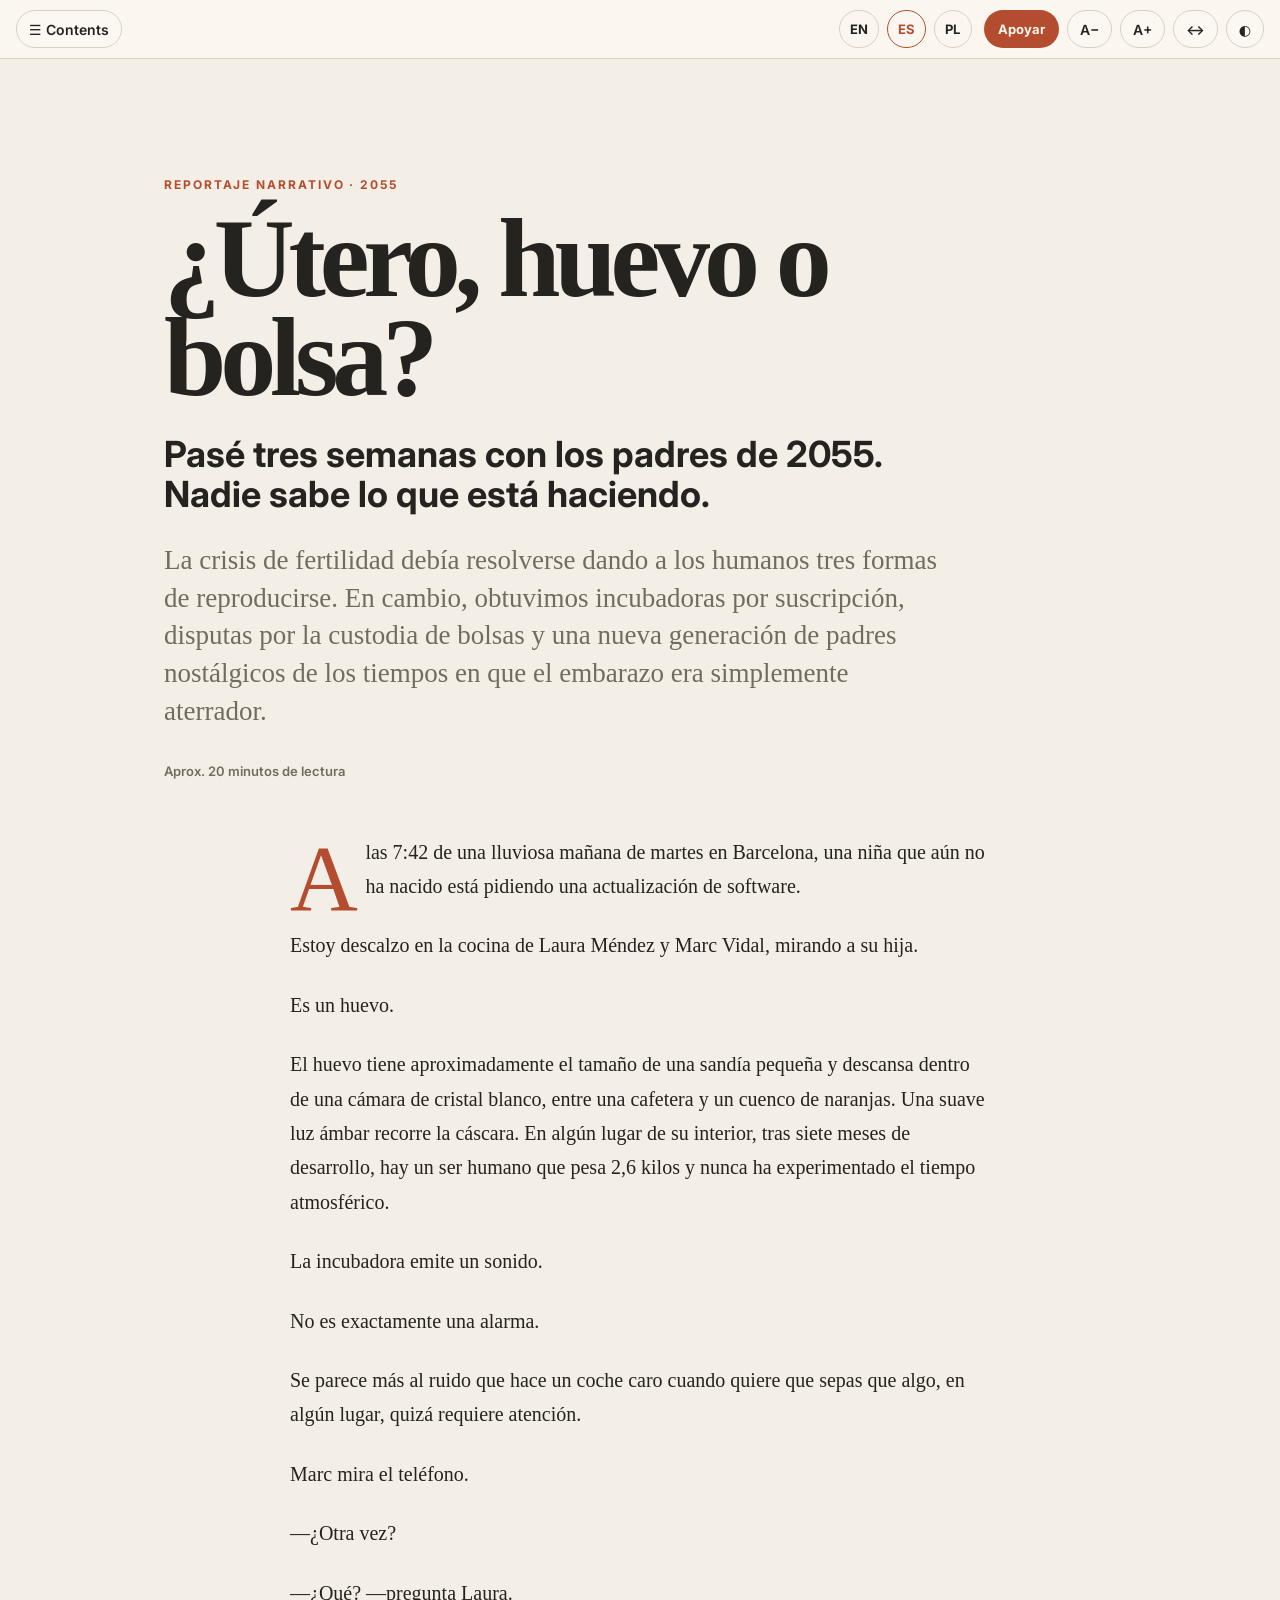
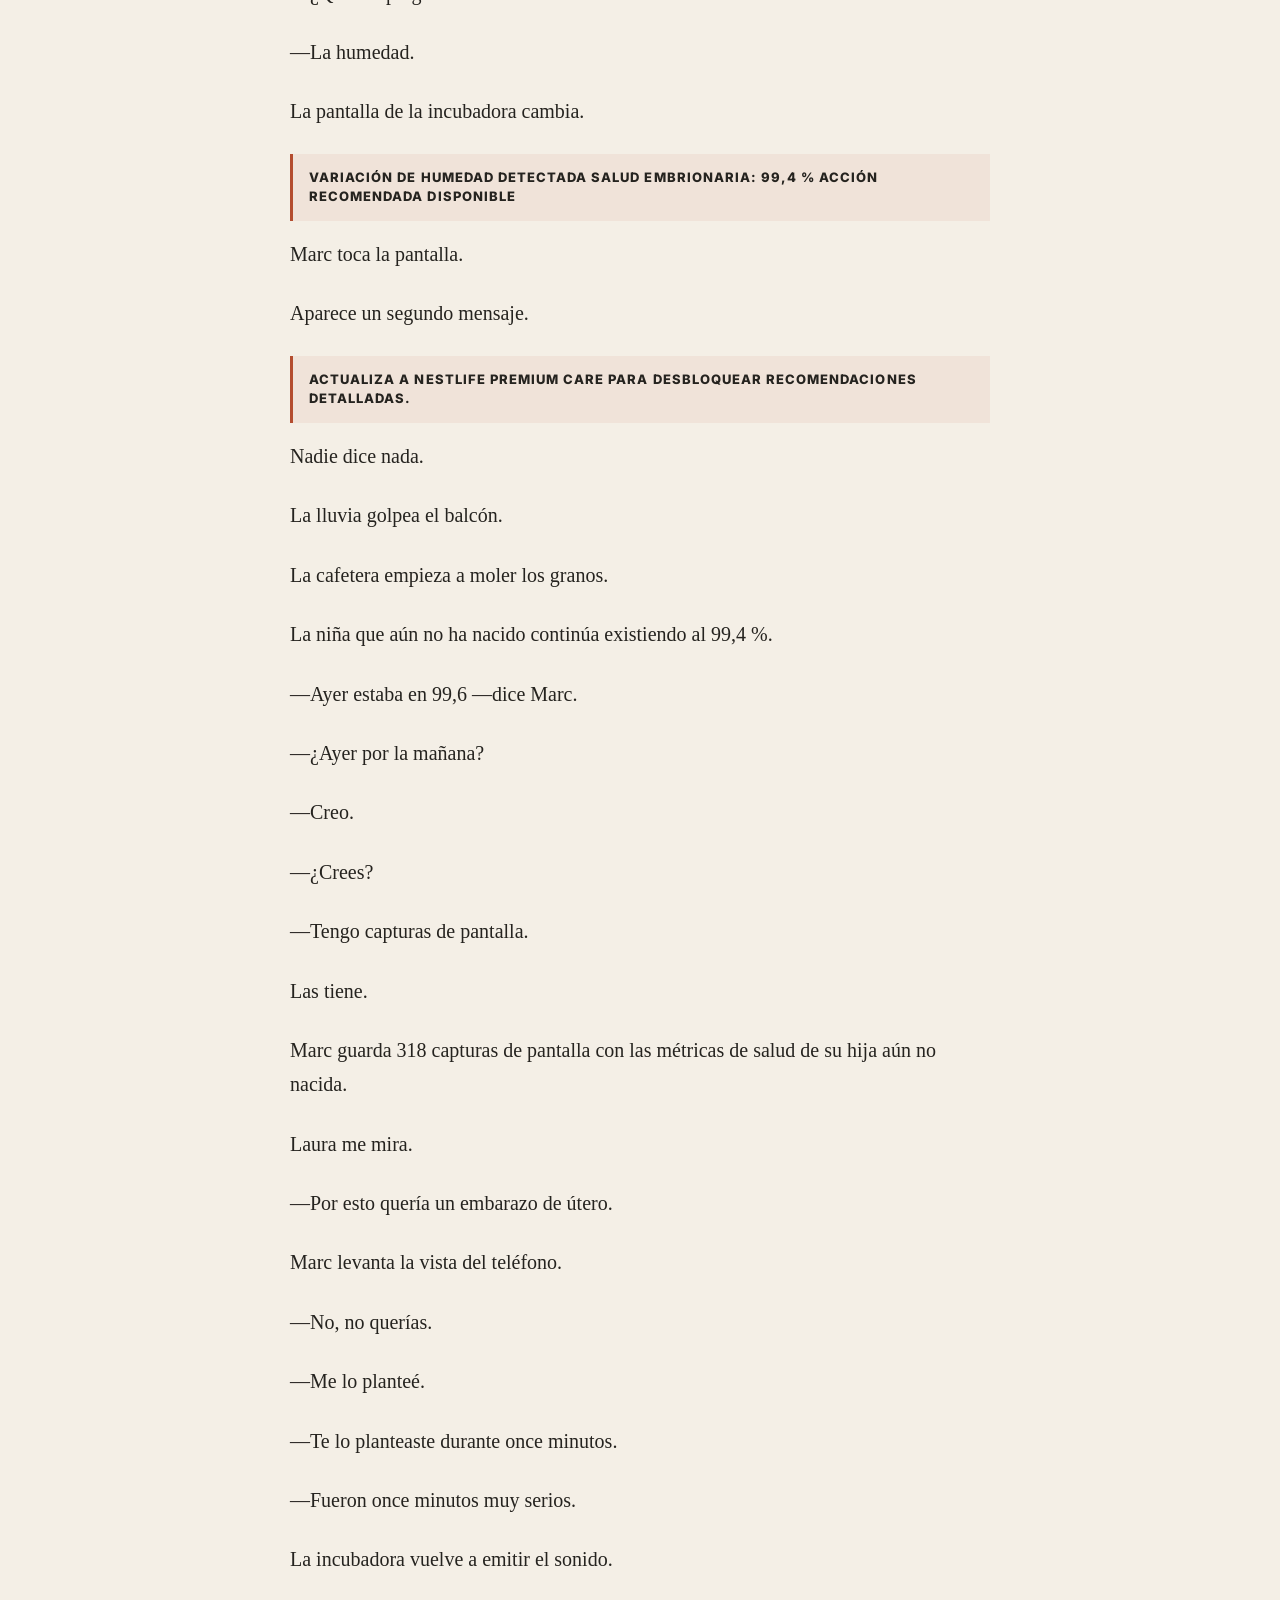
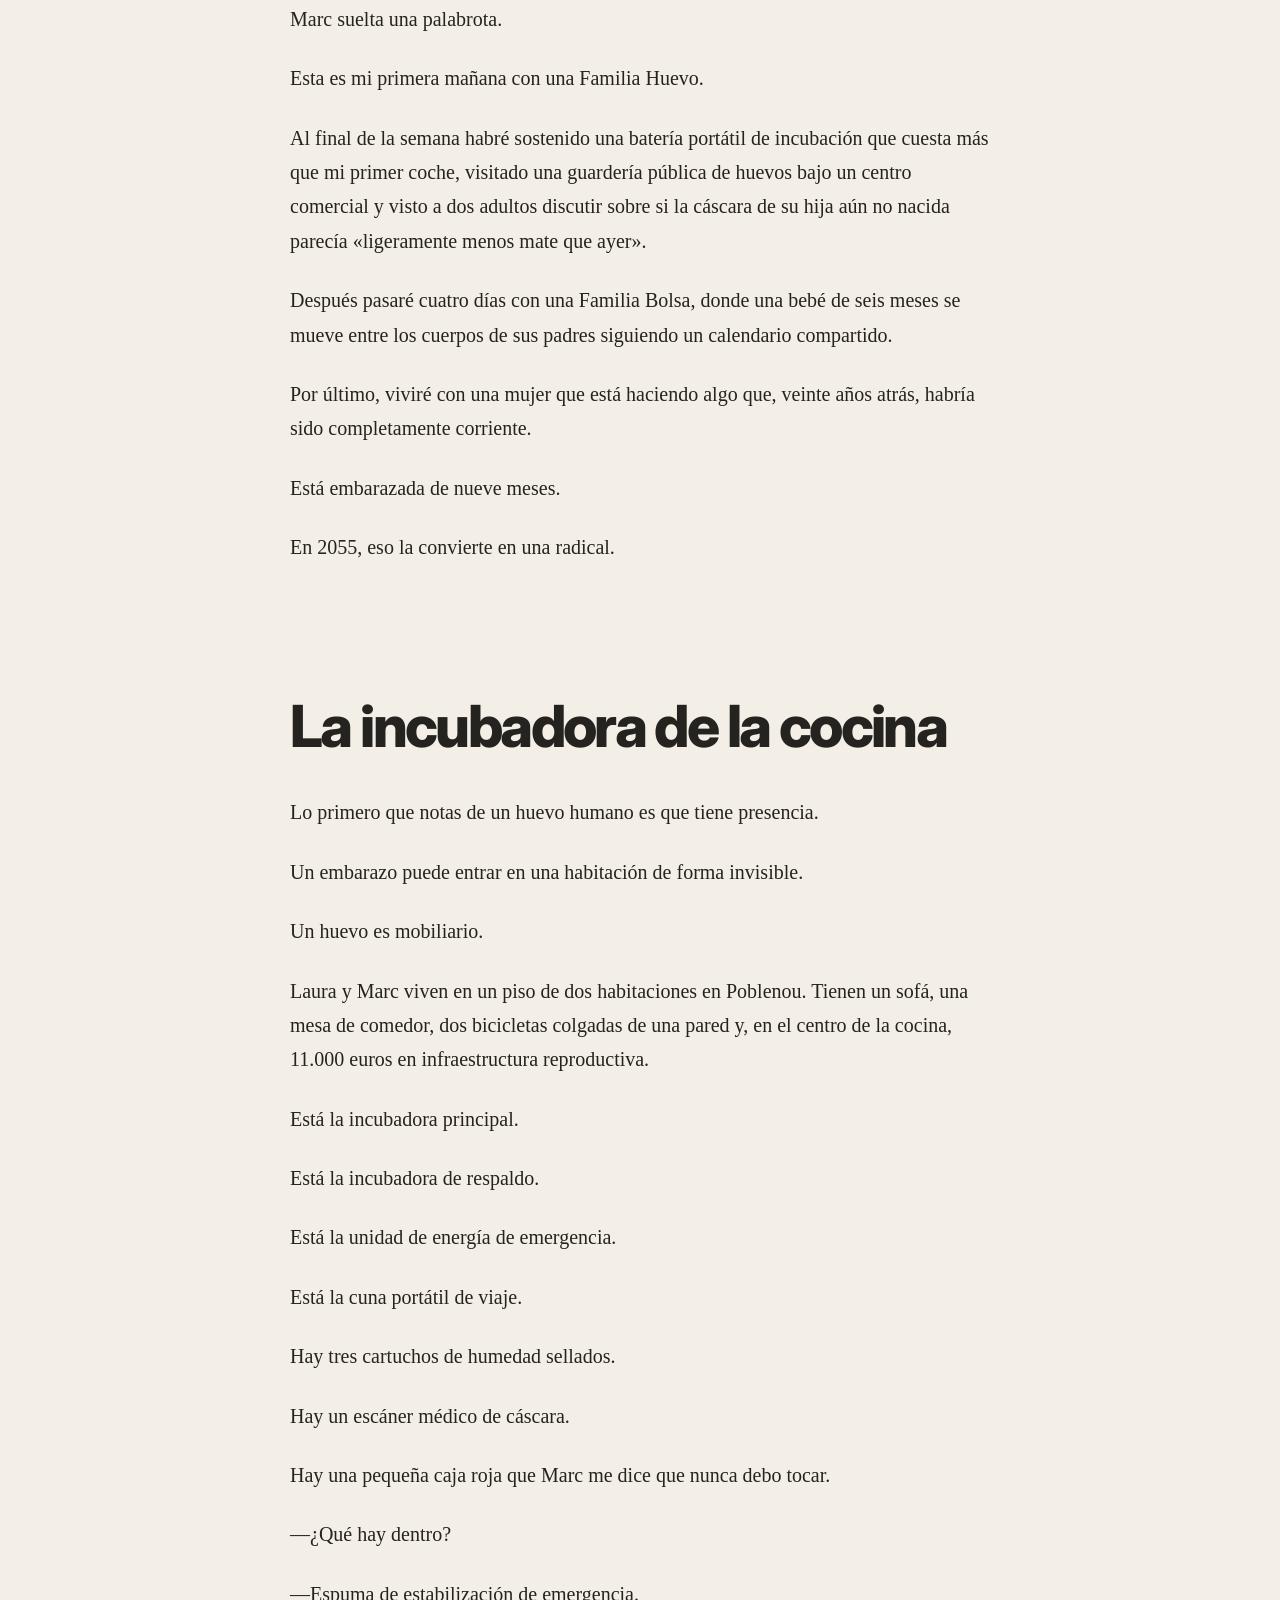
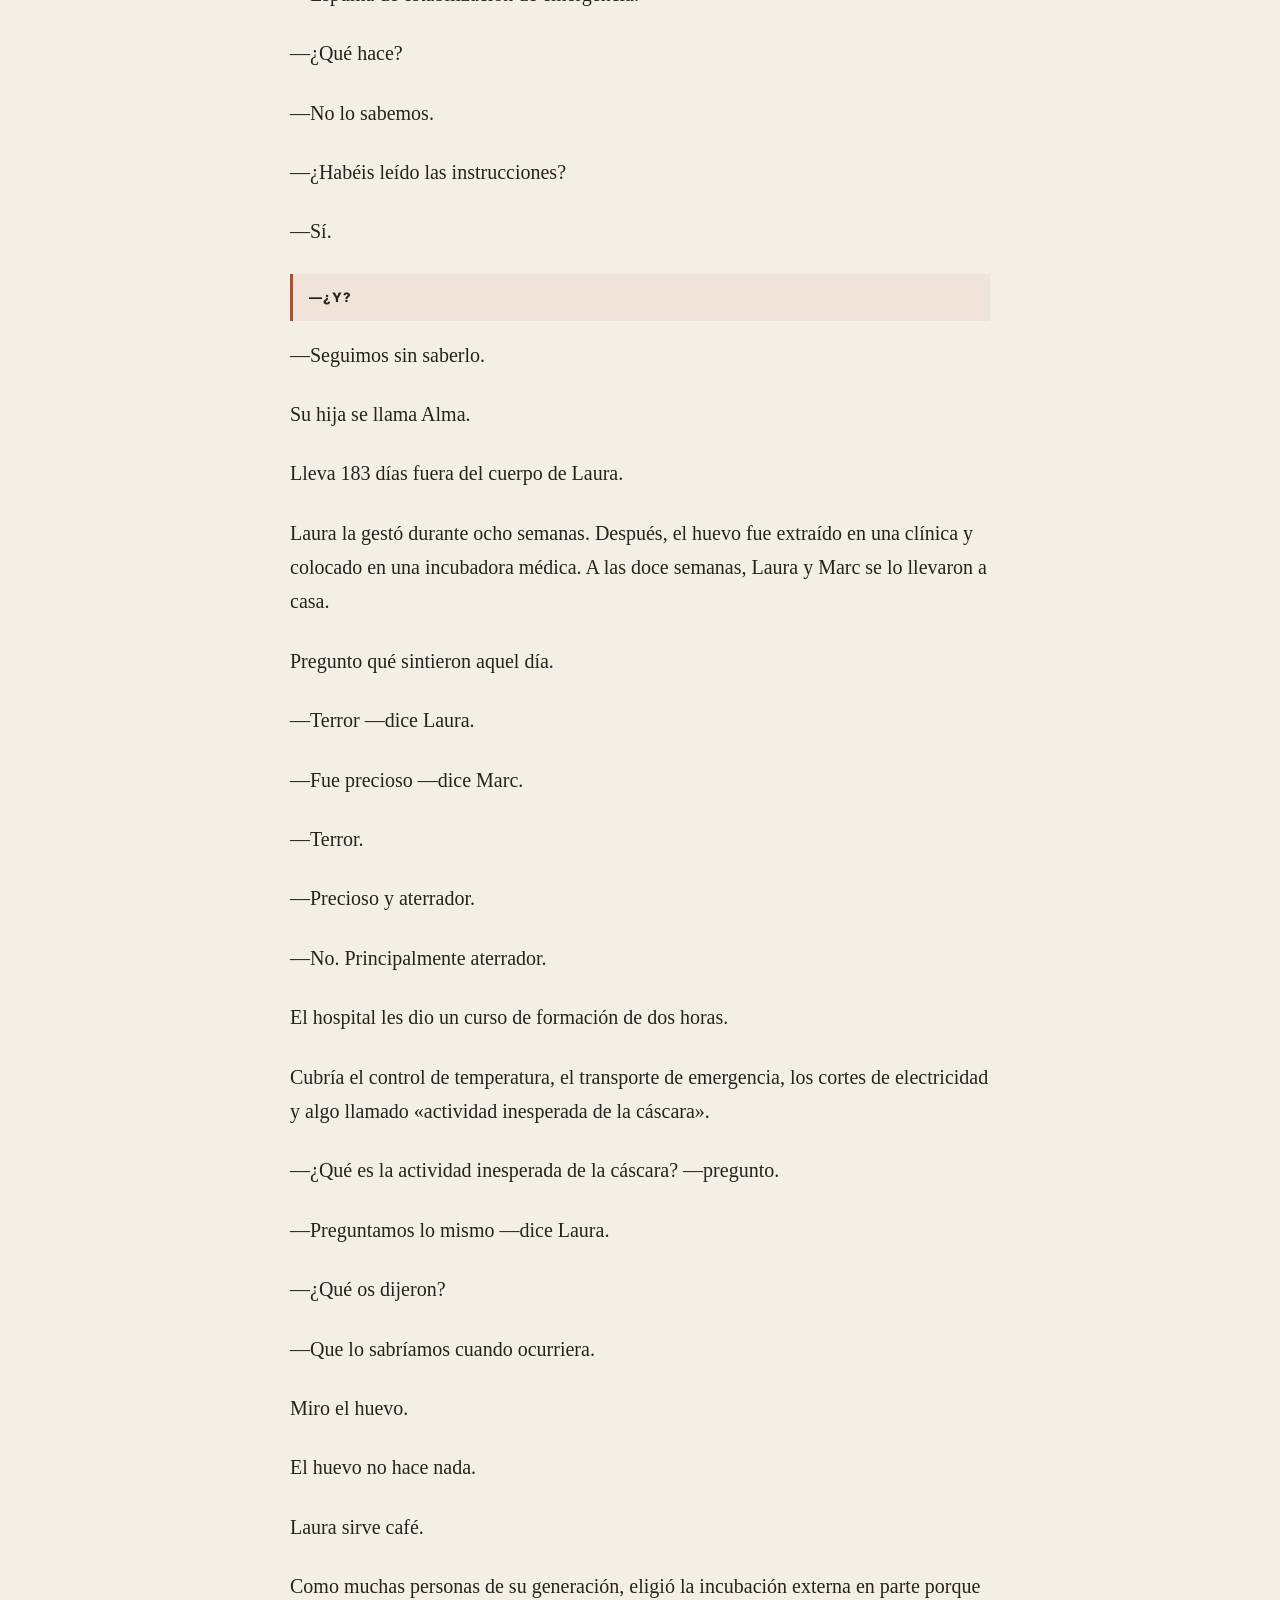
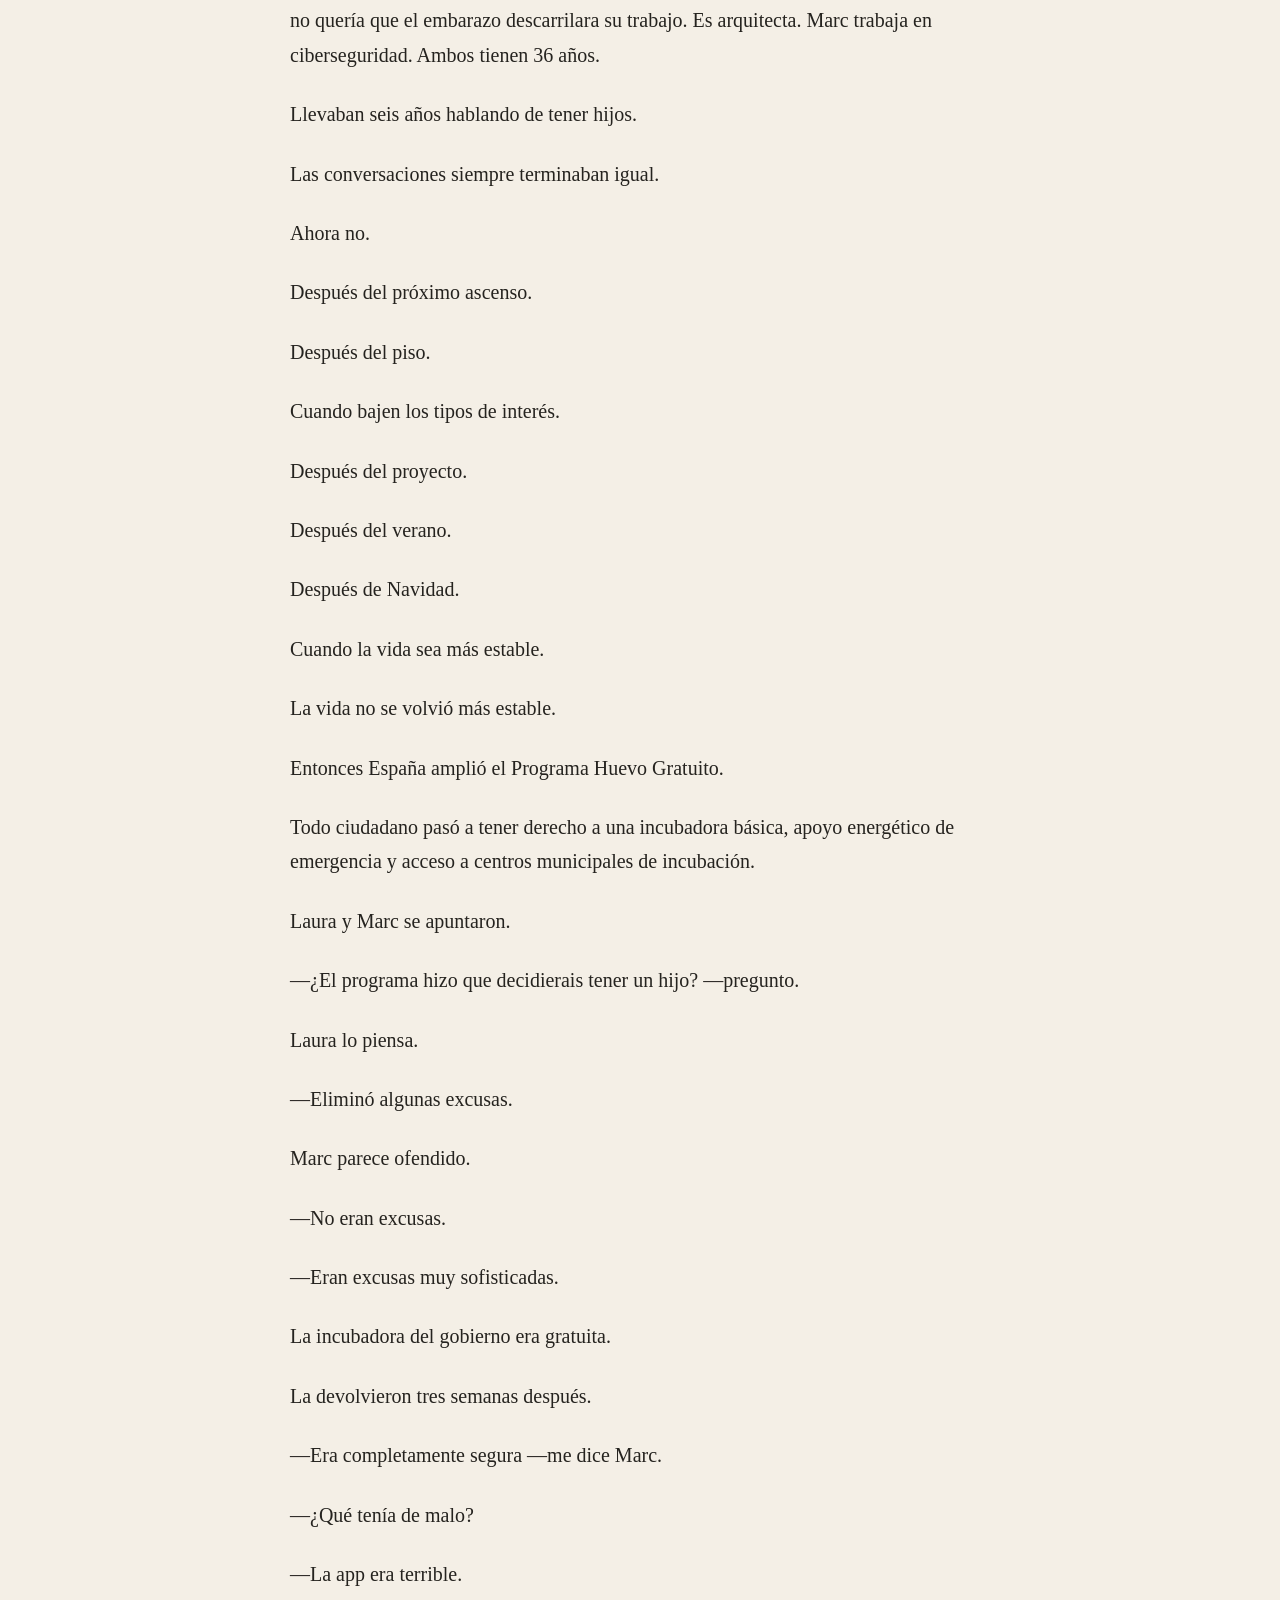
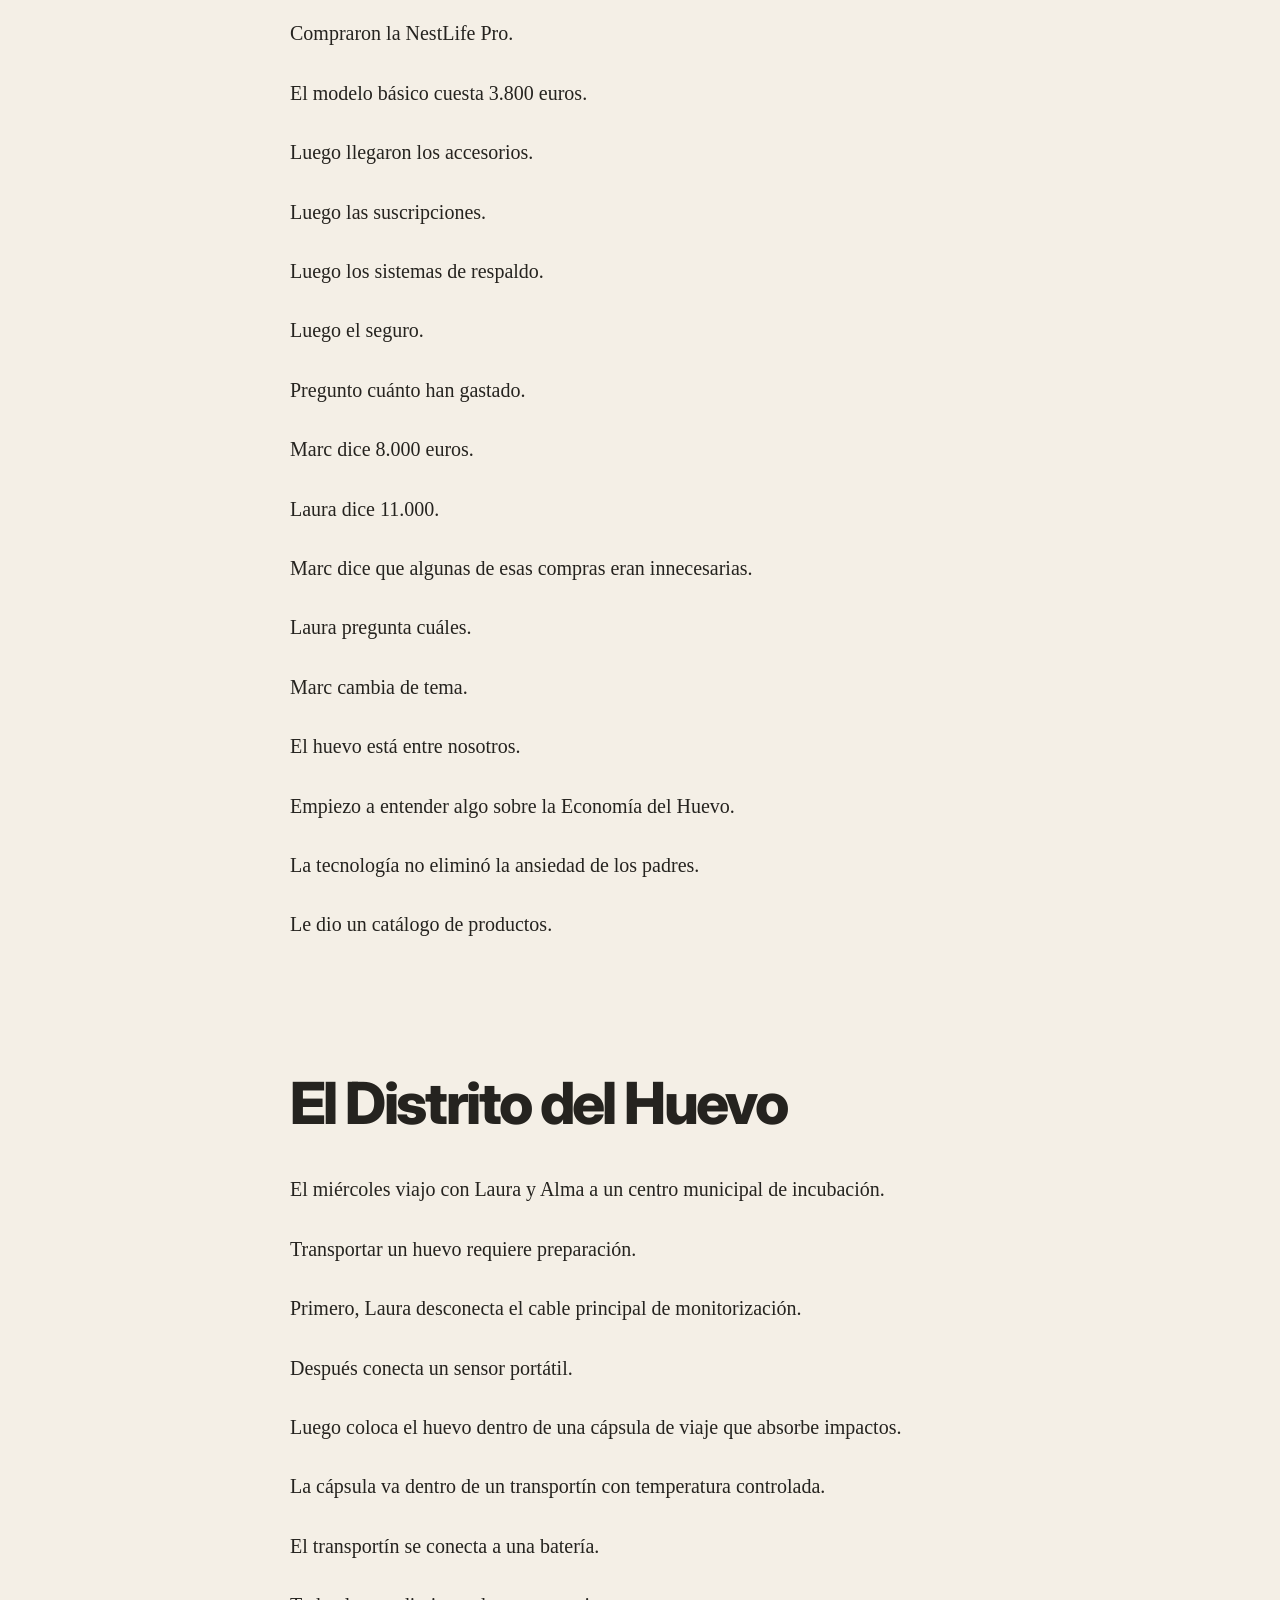
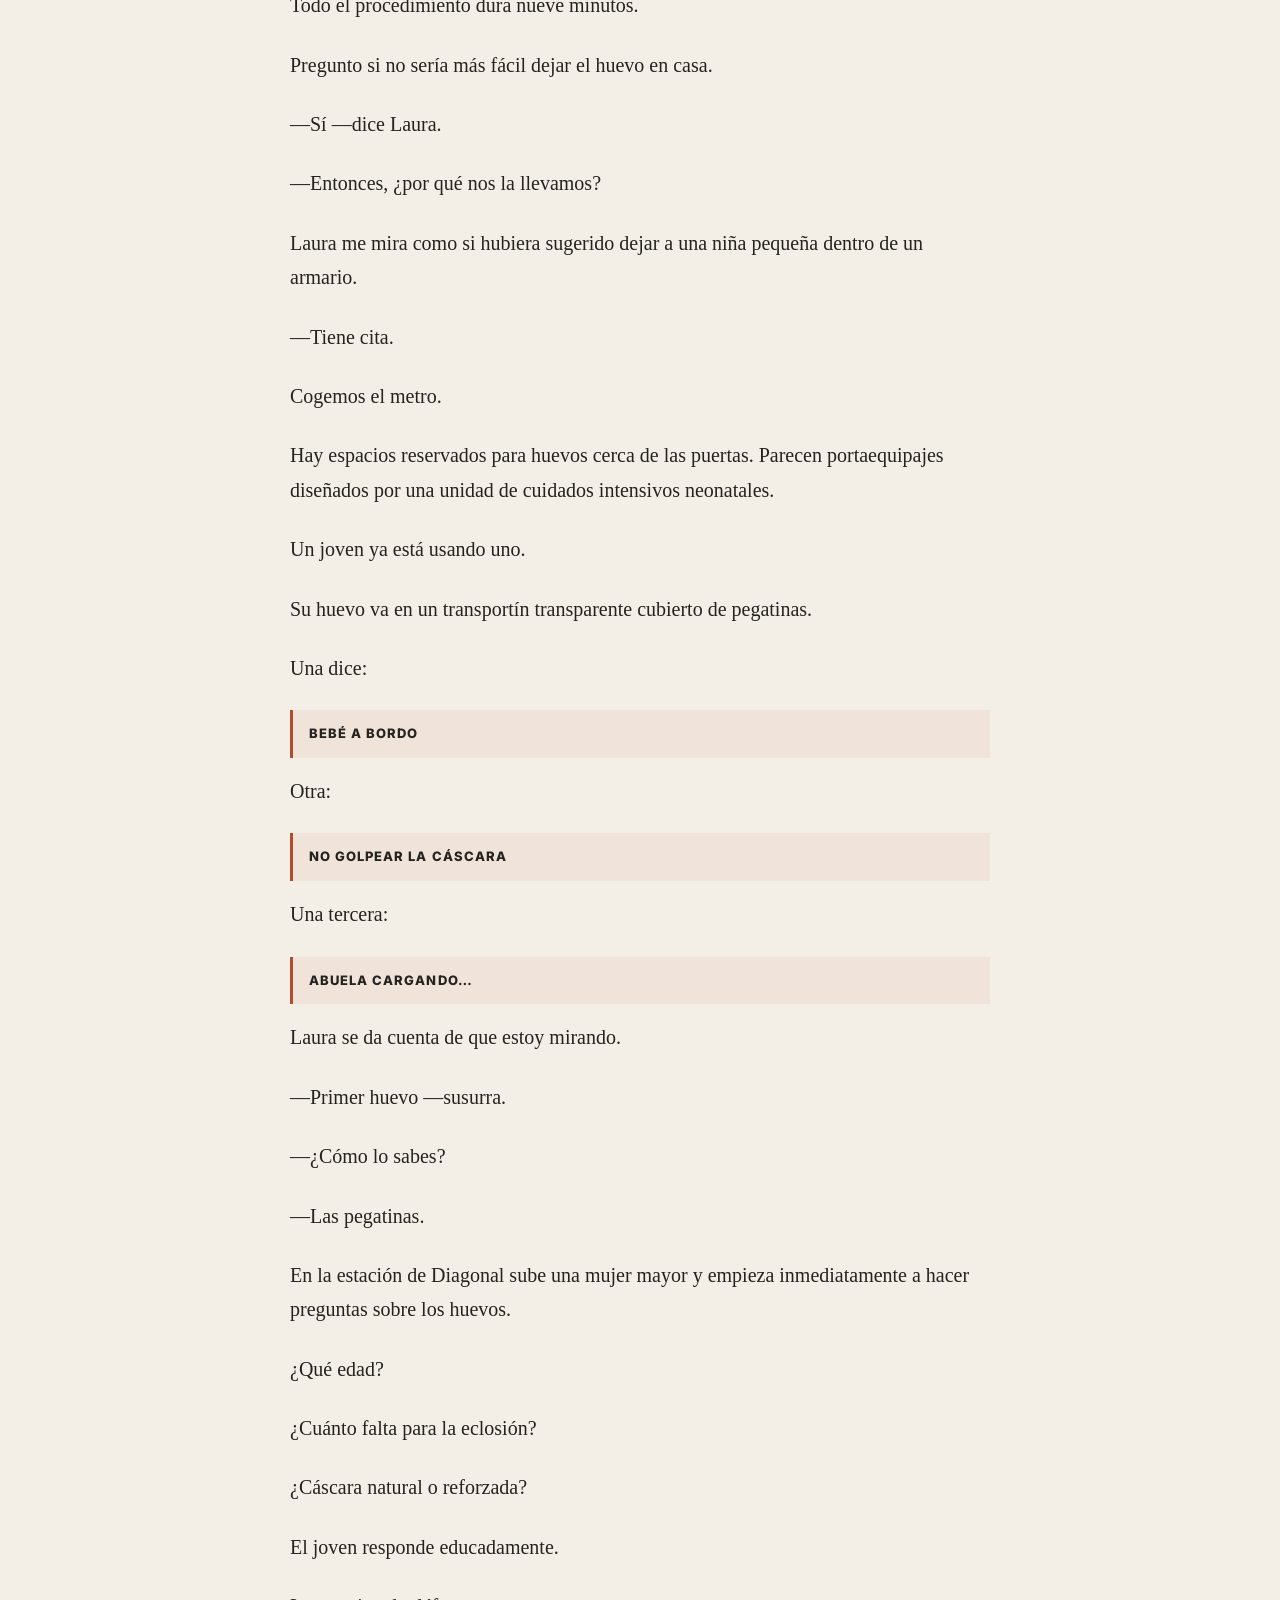
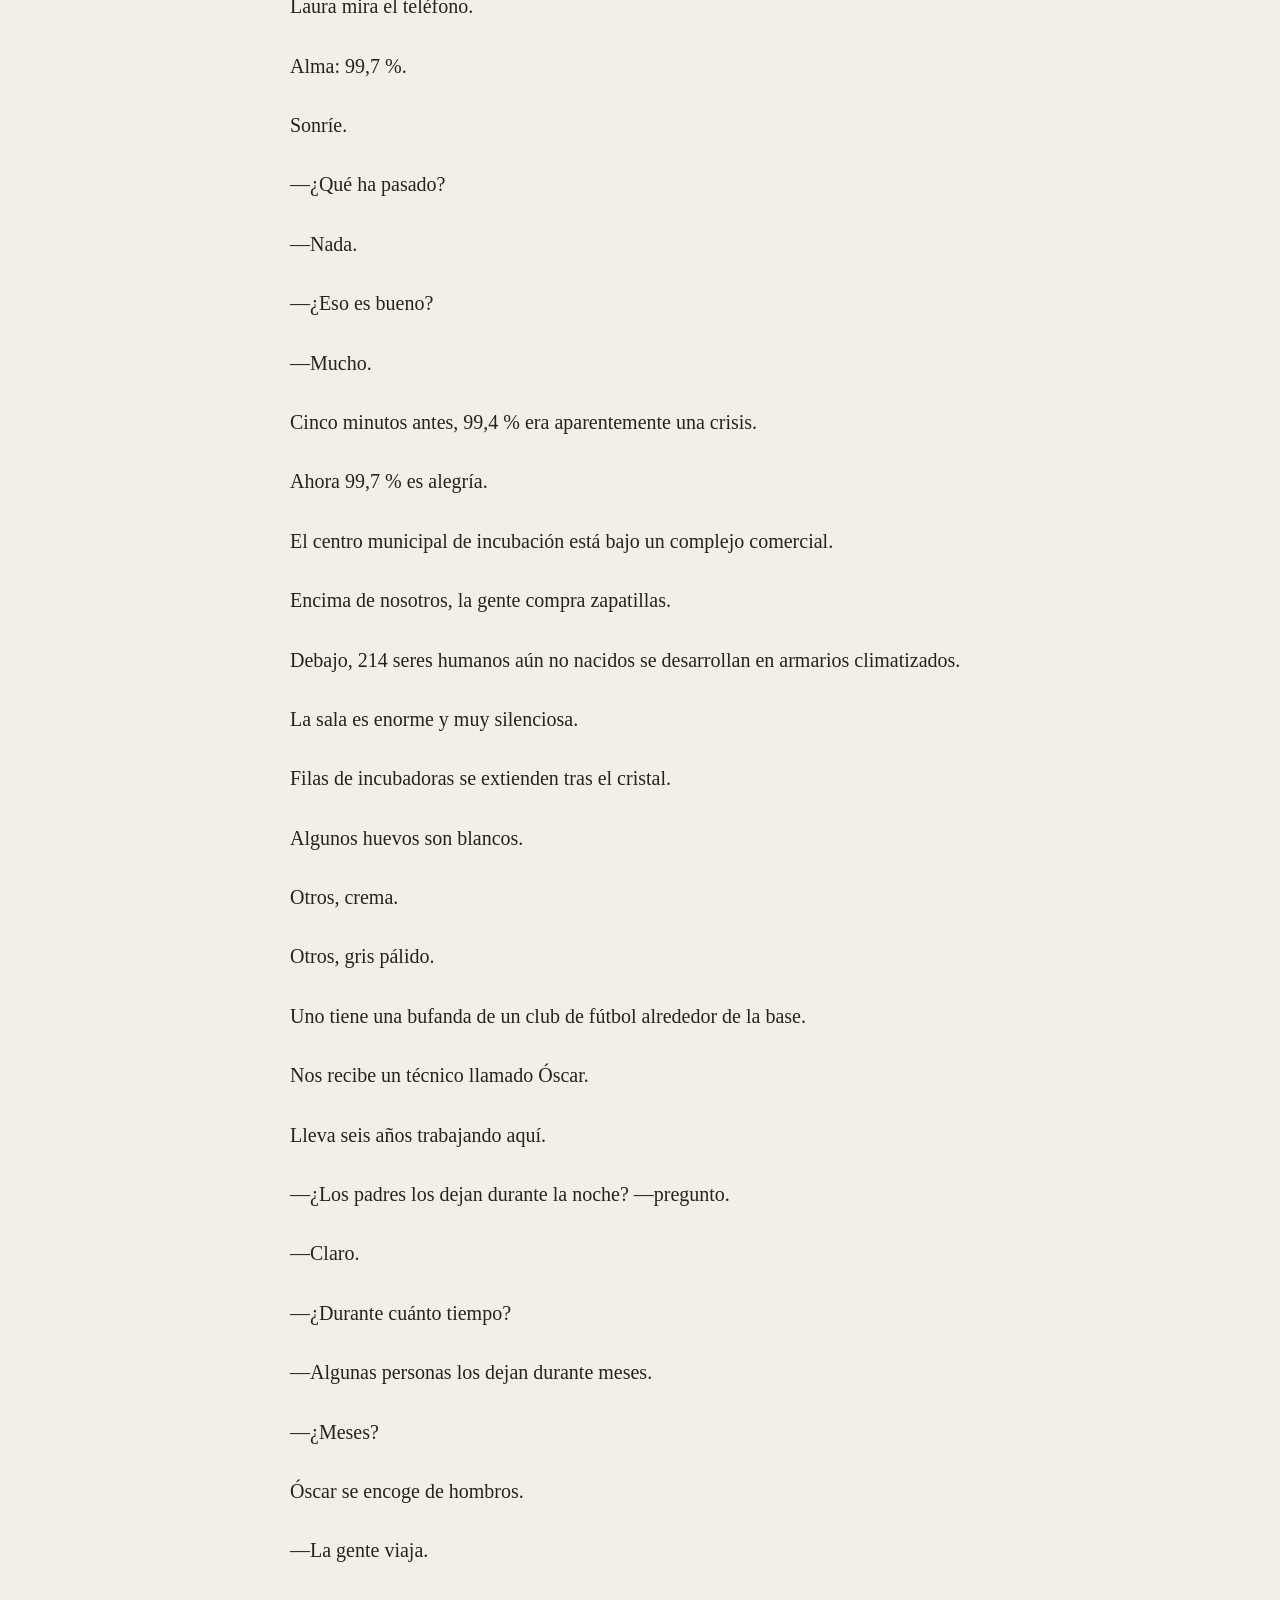
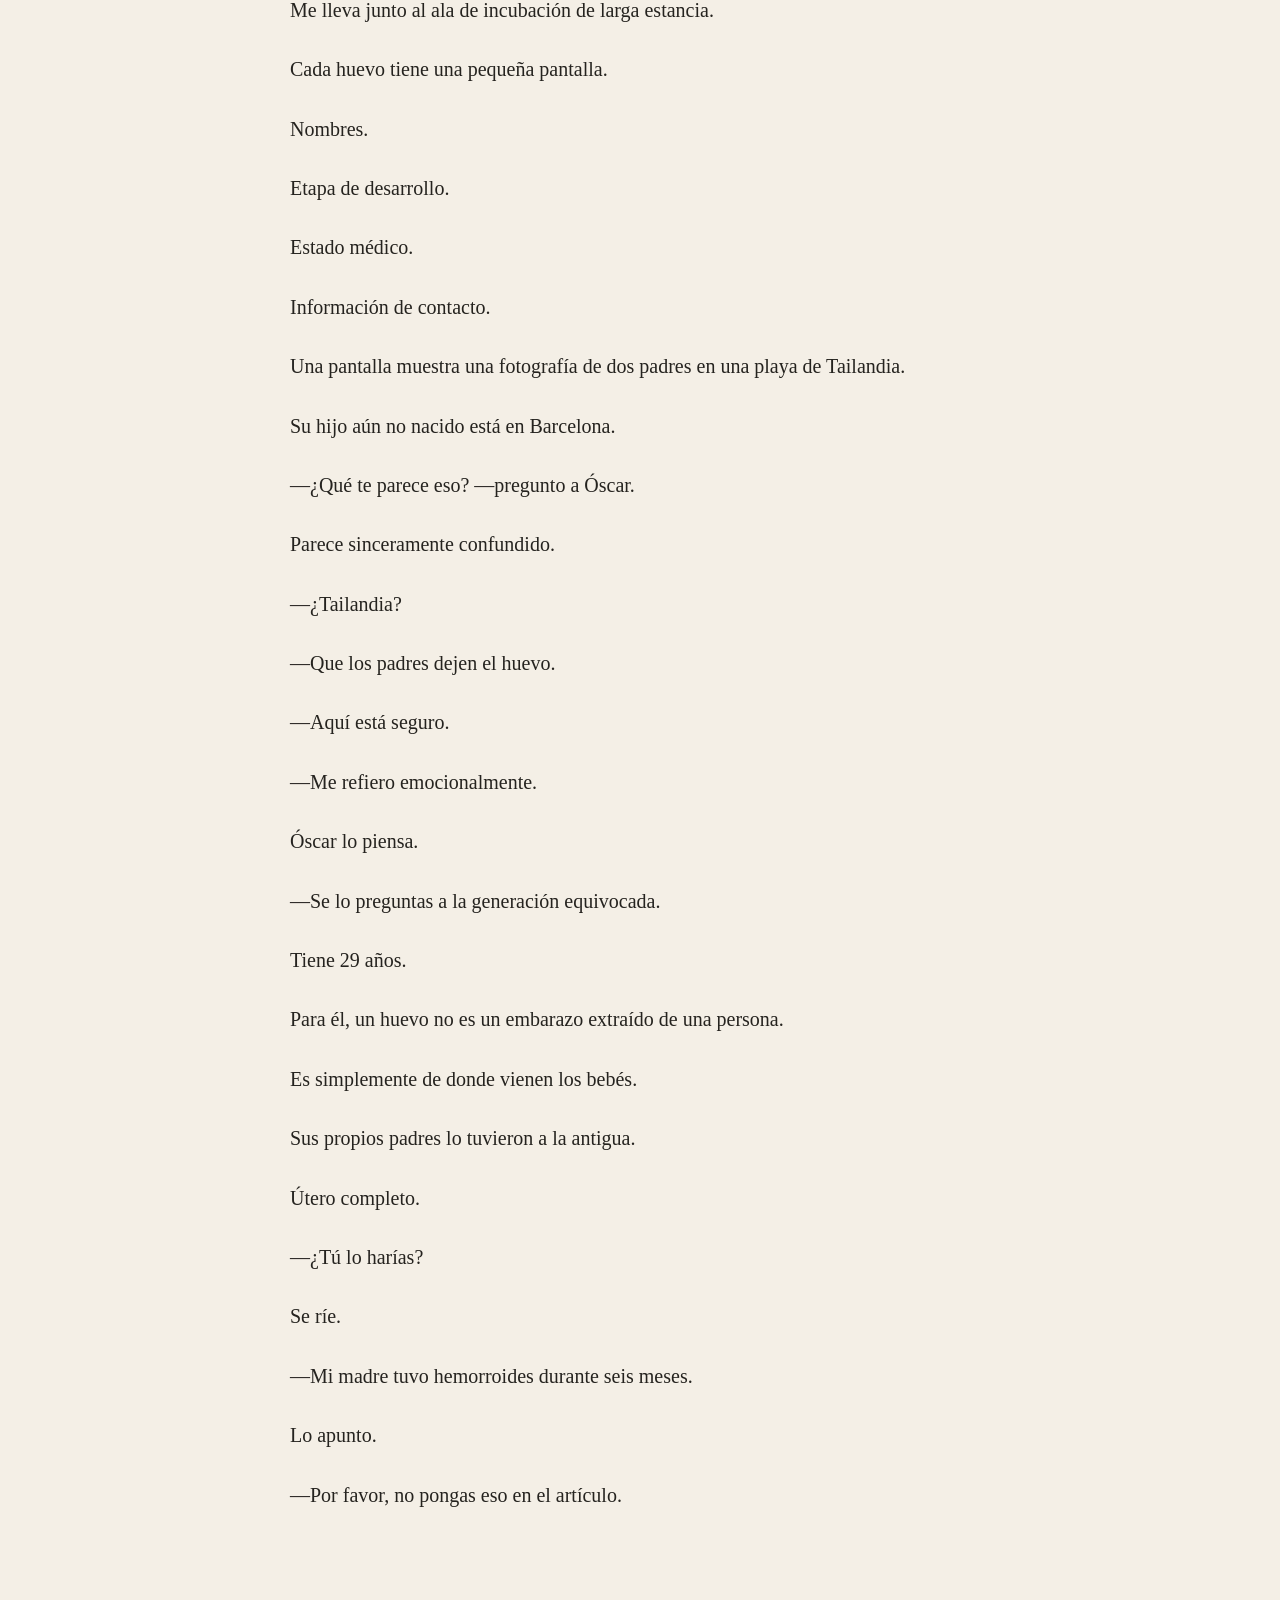
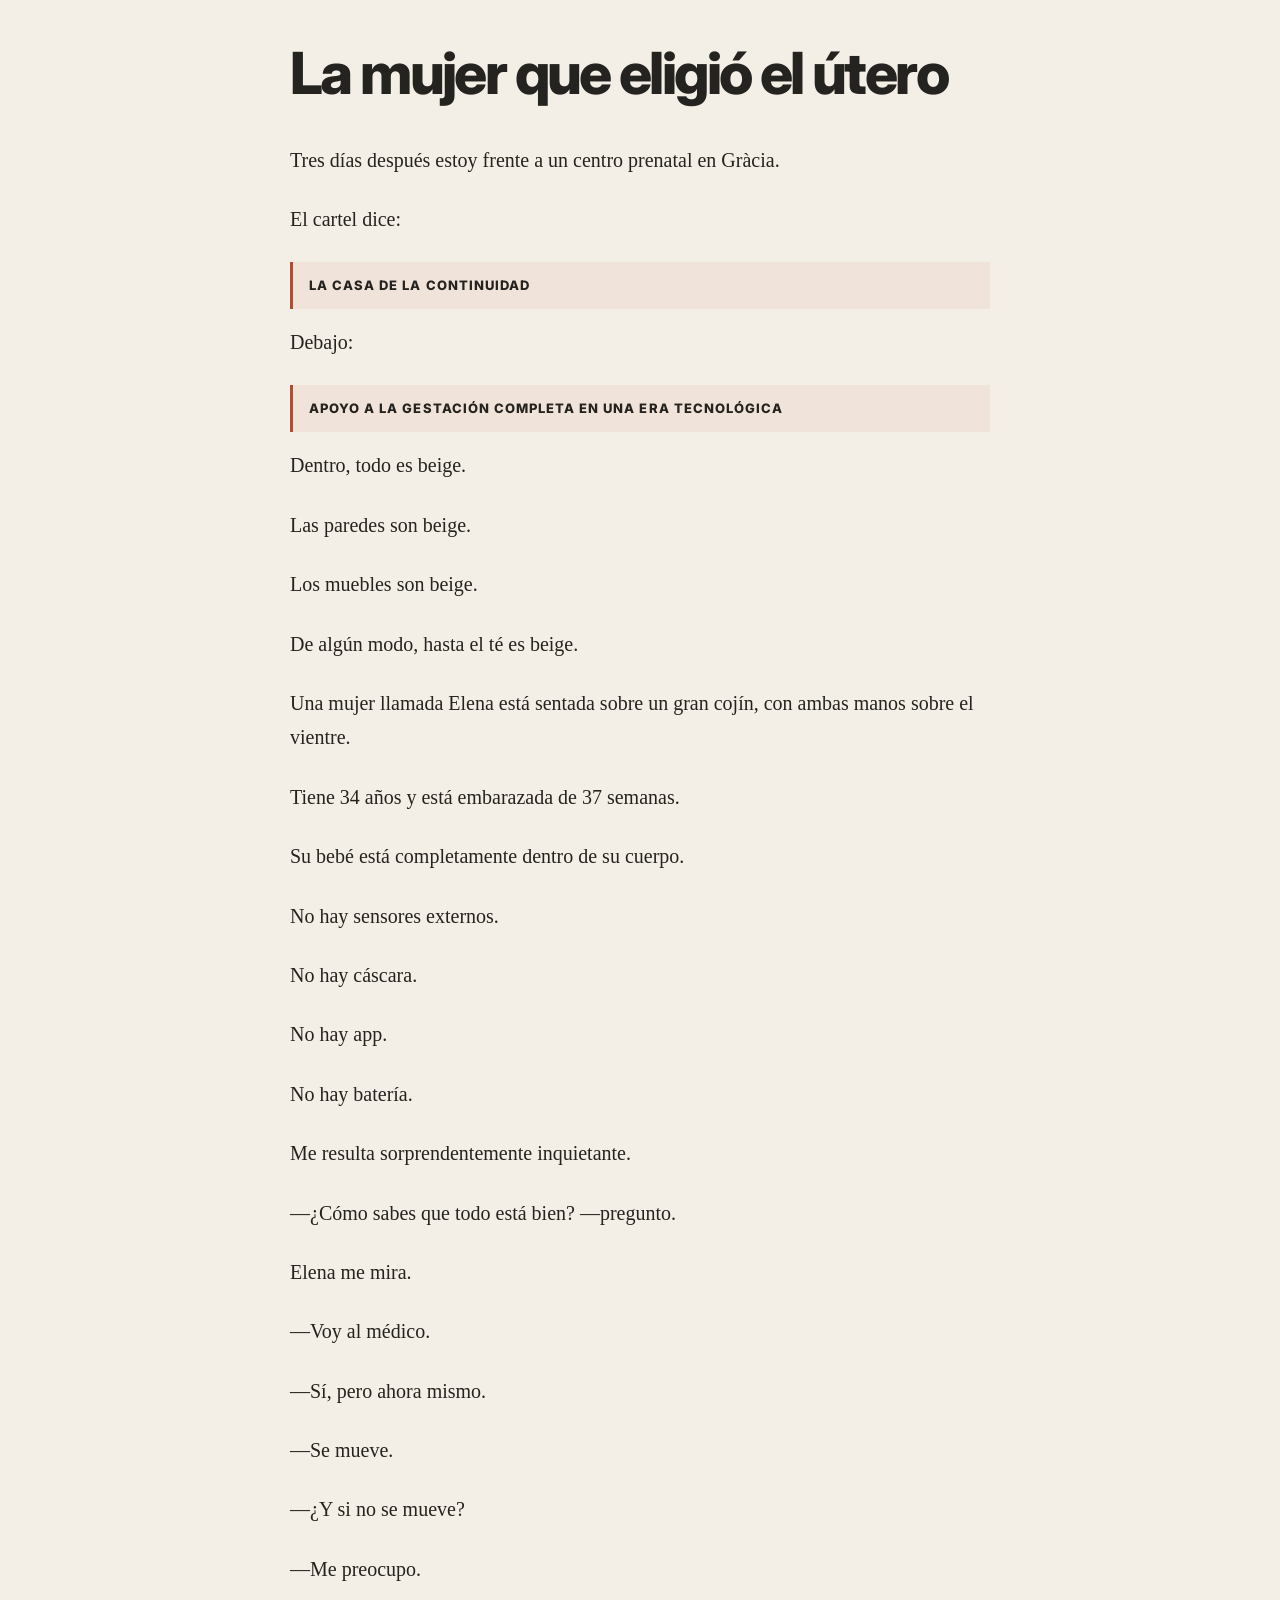
<file: es.html>
<!doctype html>
<html lang="es" data-theme="paper">
<head>
    <!-- Google tag (gtag.js) -->
<script async src="https://www.googletagmanager.com/gtag/js?id=G-JXPHQJPPH5"></script>
<script>
  window.dataLayer = window.dataLayer || [];
  function gtag(){dataLayer.push(arguments);}
  gtag('js', new Date());

  gtag('config', 'G-JXPHQJPPH5');
</script>
<meta charset="utf-8">
<meta name="viewport" content="width=device-width,initial-scale=1">
<meta name="description" content="The fertility crisis was supposed to be solved by giving humans three ways to reproduce. Instead, we got subscription incubators, pouch custody disputes and a new generation of parents nostalgic for the days when pregnancy was merely terrifying.">
<title>¿Útero, huevo o bolsa?</title>
<link rel="preconnect" href="https://fonts.googleapis.com">
<link rel="preconnect" href="https://fonts.gstatic.com" crossorigin>
<link href="https://fonts.googleapis.com/css2?family=Inter:wght@400;600;700;800&display=swap" rel="stylesheet">

<link rel="stylesheet" href="styles.css">
</head>
<body>
<div class="progress"><div id="progressBar"></div></div>

<nav class="toolbar" aria-label="Reader controls">
  <div class="group">
    <button id="tocBtn" aria-label="Open contents">☰ <span class="label">Contents</span></button>
  </div>
  <div class="group">
    <a class="lang-link" href="index.html" aria-label="English version">EN</a>
    <a class="lang-link active" href="es.html" aria-label="Versión en español">ES</a>
    <a class="lang-link" href="pl.html" aria-label="Wersja polska">PL</a>
     <a
      class="nav-support"
      href="https://buymeacoffee.com/djkwlab"
      target="_blank"
      rel="noopener noreferrer"
     >
      Apoyar
    </a>
    <button id="smaller" aria-label="Decrease text size">A−</button>
    <button id="larger" aria-label="Increase text size">A+</button>
    <button id="widthBtn" aria-label="Change reading width">↔</button>
    <button id="themeBtn" aria-label="Toggle night mode">◐</button>
  </div>
</nav>

<aside class="toc" id="toc">
  <strong>En este reportaje</strong>
<a href="#la-incubadora-de-la-cocina">La incubadora de la cocina</a>
<a href="#el-distrito-del-huevo">El Distrito del Huevo</a>
<a href="#la-mujer-que-eligi-el-tero">La mujer que eligió el útero</a>
<a href="#clase-prenatal-para-tradicionalistas">Clase prenatal para tradicionalistas</a>
<a href="#un-beb-cambia-de-cuerpo-a-las-18-15">Un bebé cambia de cuerpo a las 18:15</a>
<a href="#el-calendario-de-la-bolsa">El calendario de la bolsa</a>
<a href="#noche-de-bolsa">Noche de bolsa</a>
<a href="#la-oficina-de-las-bolsas">La oficina de las bolsas</a>
<a href="#almuerzo-con-el-lobby-del-huevo">Almuerzo con el lobby del huevo</a>
<a href="#la-eclosionadora-p-blica">La eclosionadora pública</a>
<a href="#arregl-todo-esto-la-natalidad">¿Arregló todo esto la natalidad?</a>
<a href="#tres-hogares">Tres hogares</a>
</aside>

<header class="hero">
  <div class="kicker">Reportaje narrativo · 2055</div>
  <h1>¿Útero, huevo o bolsa?</h1>
  <p class="subtitle">Pasé tres semanas con los padres de 2055. Nadie sabe lo que está haciendo.</p>
  <p class="dek">La crisis de fertilidad debía resolverse dando a los humanos tres formas de reproducirse. En cambio, obtuvimos incubadoras por suscripción, disputas por la custodia de bolsas y una nueva generación de padres nostálgicos de los tiempos en que el embarazo era simplemente aterrador.</p>
  <div class="meta">Aprox. 20 minutos de lectura</div>
</header>

<main class="layout">
<article id="article">
<p>A las 7:42 de una lluviosa mañana de martes en Barcelona, una niña que aún no ha nacido está pidiendo una actualización de software.</p>
<p>Estoy descalzo en la cocina de Laura Méndez y Marc Vidal, mirando a su hija.</p>
<p>Es un huevo.</p>
<p>El huevo tiene aproximadamente el tamaño de una sandía pequeña y descansa dentro de una cámara de cristal blanco, entre una cafetera y un cuenco de naranjas. Una suave luz ámbar recorre la cáscara. En algún lugar de su interior, tras siete meses de desarrollo, hay un ser humano que pesa 2,6 kilos y nunca ha experimentado el tiempo atmosférico.</p>
<p>La incubadora emite un sonido.</p>
<p>No es exactamente una alarma.</p>
<p>Se parece más al ruido que hace un coche caro cuando quiere que sepas que algo, en algún lugar, quizá requiere atención.</p>
<p>Marc mira el teléfono.</p>
<p>—¿Otra vez?</p>
<p>—¿Qué? —pregunta Laura.</p>
<p>—La humedad.</p>
<p>La pantalla de la incubadora cambia.</p>
<p class="display-line">VARIACIÓN DE HUMEDAD DETECTADA
SALUD EMBRIONARIA: 99,4 %
ACCIÓN RECOMENDADA DISPONIBLE</p>
<p>Marc toca la pantalla.</p>
<p>Aparece un segundo mensaje.</p>
<p class="display-line">Actualiza a NestLife Premium Care para desbloquear recomendaciones detalladas.</p>
<p>Nadie dice nada.</p>
<p>La lluvia golpea el balcón.</p>
<p>La cafetera empieza a moler los granos.</p>
<p>La niña que aún no ha nacido continúa existiendo al 99,4 %.</p>
<p>—Ayer estaba en 99,6 —dice Marc.</p>
<p>—¿Ayer por la mañana?</p>
<p>—Creo.</p>
<p>—¿Crees?</p>
<p>—Tengo capturas de pantalla.</p>
<p>Las tiene.</p>
<p>Marc guarda 318 capturas de pantalla con las métricas de salud de su hija aún no nacida.</p>
<p>Laura me mira.</p>
<p>—Por esto quería un embarazo de útero.</p>
<p>Marc levanta la vista del teléfono.</p>
<p>—No, no querías.</p>
<p>—Me lo planteé.</p>
<p>—Te lo planteaste durante once minutos.</p>
<p>—Fueron once minutos muy serios.</p>
<p>La incubadora vuelve a emitir el sonido.</p>
<p>Marc suelta una palabrota.</p>
<p>Esta es mi primera mañana con una Familia Huevo.</p>
<p>Al final de la semana habré sostenido una batería portátil de incubación que cuesta más que mi primer coche, visitado una guardería pública de huevos bajo un centro comercial y visto a dos adultos discutir sobre si la cáscara de su hija aún no nacida parecía «ligeramente menos mate que ayer».</p>
<p>Después pasaré cuatro días con una Familia Bolsa, donde una bebé de seis meses se mueve entre los cuerpos de sus padres siguiendo un calendario compartido.</p>
<p>Por último, viviré con una mujer que está haciendo algo que, veinte años atrás, habría sido completamente corriente.</p>
<p>Está embarazada de nueve meses.</p>
<p>En 2055, eso la convierte en una radical.</p>
<h2 id="la-incubadora-de-la-cocina">La incubadora de la cocina</h2>
<p>Lo primero que notas de un huevo humano es que tiene presencia.</p>
<p>Un embarazo puede entrar en una habitación de forma invisible.</p>
<p>Un huevo es mobiliario.</p>
<p>Laura y Marc viven en un piso de dos habitaciones en Poblenou. Tienen un sofá, una mesa de comedor, dos bicicletas colgadas de una pared y, en el centro de la cocina, 11.000 euros en infraestructura reproductiva.</p>
<p>Está la incubadora principal.</p>
<p>Está la incubadora de respaldo.</p>
<p>Está la unidad de energía de emergencia.</p>
<p>Está la cuna portátil de viaje.</p>
<p>Hay tres cartuchos de humedad sellados.</p>
<p>Hay un escáner médico de cáscara.</p>
<p>Hay una pequeña caja roja que Marc me dice que nunca debo tocar.</p>
<p>—¿Qué hay dentro?</p>
<p>—Espuma de estabilización de emergencia.</p>
<p>—¿Qué hace?</p>
<p>—No lo sabemos.</p>
<p>—¿Habéis leído las instrucciones?</p>
<p>—Sí.</p>
<p class="display-line">—¿Y?</p>
<p>—Seguimos sin saberlo.</p>
<p>Su hija se llama Alma.</p>
<p>Lleva 183 días fuera del cuerpo de Laura.</p>
<p>Laura la gestó durante ocho semanas. Después, el huevo fue extraído en una clínica y colocado en una incubadora médica. A las doce semanas, Laura y Marc se lo llevaron a casa.</p>
<p>Pregunto qué sintieron aquel día.</p>
<p>—Terror —dice Laura.</p>
<p>—Fue precioso —dice Marc.</p>
<p>—Terror.</p>
<p>—Precioso y aterrador.</p>
<p>—No. Principalmente aterrador.</p>
<p>El hospital les dio un curso de formación de dos horas.</p>
<p>Cubría el control de temperatura, el transporte de emergencia, los cortes de electricidad y algo llamado «actividad inesperada de la cáscara».</p>
<p>—¿Qué es la actividad inesperada de la cáscara? —pregunto.</p>
<p>—Preguntamos lo mismo —dice Laura.</p>
<p>—¿Qué os dijeron?</p>
<p>—Que lo sabríamos cuando ocurriera.</p>
<p>Miro el huevo.</p>
<p>El huevo no hace nada.</p>
<p>Laura sirve café.</p>
<p>Como muchas personas de su generación, eligió la incubación externa en parte porque no quería que el embarazo descarrilara su trabajo. Es arquitecta. Marc trabaja en ciberseguridad. Ambos tienen 36 años.</p>
<p>Llevaban seis años hablando de tener hijos.</p>
<p>Las conversaciones siempre terminaban igual.</p>
<p>Ahora no.</p>
<p>Después del próximo ascenso.</p>
<p>Después del piso.</p>
<p>Cuando bajen los tipos de interés.</p>
<p>Después del proyecto.</p>
<p>Después del verano.</p>
<p>Después de Navidad.</p>
<p>Cuando la vida sea más estable.</p>
<p>La vida no se volvió más estable.</p>
<p>Entonces España amplió el Programa Huevo Gratuito.</p>
<p>Todo ciudadano pasó a tener derecho a una incubadora básica, apoyo energético de emergencia y acceso a centros municipales de incubación.</p>
<p>Laura y Marc se apuntaron.</p>
<p>—¿El programa hizo que decidierais tener un hijo? —pregunto.</p>
<p>Laura lo piensa.</p>
<p>—Eliminó algunas excusas.</p>
<p>Marc parece ofendido.</p>
<p>—No eran excusas.</p>
<p>—Eran excusas muy sofisticadas.</p>
<p>La incubadora del gobierno era gratuita.</p>
<p>La devolvieron tres semanas después.</p>
<p>—Era completamente segura —me dice Marc.</p>
<p>—¿Qué tenía de malo?</p>
<p>—La app era terrible.</p>
<p>Compraron la NestLife Pro.</p>
<p>El modelo básico cuesta 3.800 euros.</p>
<p>Luego llegaron los accesorios.</p>
<p>Luego las suscripciones.</p>
<p>Luego los sistemas de respaldo.</p>
<p>Luego el seguro.</p>
<p>Pregunto cuánto han gastado.</p>
<p>Marc dice 8.000 euros.</p>
<p>Laura dice 11.000.</p>
<p>Marc dice que algunas de esas compras eran innecesarias.</p>
<p>Laura pregunta cuáles.</p>
<p>Marc cambia de tema.</p>
<p>El huevo está entre nosotros.</p>
<p>Empiezo a entender algo sobre la Economía del Huevo.</p>
<p>La tecnología no eliminó la ansiedad de los padres.</p>
<p>Le dio un catálogo de productos.</p>
<h2 id="el-distrito-del-huevo">El Distrito del Huevo</h2>
<p>El miércoles viajo con Laura y Alma a un centro municipal de incubación.</p>
<p>Transportar un huevo requiere preparación.</p>
<p>Primero, Laura desconecta el cable principal de monitorización.</p>
<p>Después conecta un sensor portátil.</p>
<p>Luego coloca el huevo dentro de una cápsula de viaje que absorbe impactos.</p>
<p>La cápsula va dentro de un transportín con temperatura controlada.</p>
<p>El transportín se conecta a una batería.</p>
<p>Todo el procedimiento dura nueve minutos.</p>
<p>Pregunto si no sería más fácil dejar el huevo en casa.</p>
<p>—Sí —dice Laura.</p>
<p>—Entonces, ¿por qué nos la llevamos?</p>
<p>Laura me mira como si hubiera sugerido dejar a una niña pequeña dentro de un armario.</p>
<p>—Tiene cita.</p>
<p>Cogemos el metro.</p>
<p>Hay espacios reservados para huevos cerca de las puertas. Parecen portaequipajes diseñados por una unidad de cuidados intensivos neonatales.</p>
<p>Un joven ya está usando uno.</p>
<p>Su huevo va en un transportín transparente cubierto de pegatinas.</p>
<p>Una dice:</p>
<p class="display-line">BEBÉ A BORDO</p>
<p>Otra:</p>
<p class="display-line">NO GOLPEAR LA CÁSCARA</p>
<p>Una tercera:</p>
<p class="display-line">ABUELA CARGANDO…</p>
<p>Laura se da cuenta de que estoy mirando.</p>
<p>—Primer huevo —susurra.</p>
<p>—¿Cómo lo sabes?</p>
<p>—Las pegatinas.</p>
<p>En la estación de Diagonal sube una mujer mayor y empieza inmediatamente a hacer preguntas sobre los huevos.</p>
<p>¿Qué edad?</p>
<p>¿Cuánto falta para la eclosión?</p>
<p>¿Cáscara natural o reforzada?</p>
<p>El joven responde educadamente.</p>
<p>Laura mira el teléfono.</p>
<p>Alma: 99,7 %.</p>
<p>Sonríe.</p>
<p>—¿Qué ha pasado?</p>
<p>—Nada.</p>
<p>—¿Eso es bueno?</p>
<p>—Mucho.</p>
<p>Cinco minutos antes, 99,4 % era aparentemente una crisis.</p>
<p>Ahora 99,7 % es alegría.</p>
<p>El centro municipal de incubación está bajo un complejo comercial.</p>
<p>Encima de nosotros, la gente compra zapatillas.</p>
<p>Debajo, 214 seres humanos aún no nacidos se desarrollan en armarios climatizados.</p>
<p>La sala es enorme y muy silenciosa.</p>
<p>Filas de incubadoras se extienden tras el cristal.</p>
<p>Algunos huevos son blancos.</p>
<p>Otros, crema.</p>
<p>Otros, gris pálido.</p>
<p>Uno tiene una bufanda de un club de fútbol alrededor de la base.</p>
<p>Nos recibe un técnico llamado Óscar.</p>
<p>Lleva seis años trabajando aquí.</p>
<p>—¿Los padres los dejan durante la noche? —pregunto.</p>
<p>—Claro.</p>
<p>—¿Durante cuánto tiempo?</p>
<p>—Algunas personas los dejan durante meses.</p>
<p>—¿Meses?</p>
<p>Óscar se encoge de hombros.</p>
<p>—La gente viaja.</p>
<p>Me lleva junto al ala de incubación de larga estancia.</p>
<p>Cada huevo tiene una pequeña pantalla.</p>
<p>Nombres.</p>
<p>Etapa de desarrollo.</p>
<p>Estado médico.</p>
<p>Información de contacto.</p>
<p>Una pantalla muestra una fotografía de dos padres en una playa de Tailandia.</p>
<p>Su hijo aún no nacido está en Barcelona.</p>
<p>—¿Qué te parece eso? —pregunto a Óscar.</p>
<p>Parece sinceramente confundido.</p>
<p>—¿Tailandia?</p>
<p>—Que los padres dejen el huevo.</p>
<p>—Aquí está seguro.</p>
<p>—Me refiero emocionalmente.</p>
<p>Óscar lo piensa.</p>
<p>—Se lo preguntas a la generación equivocada.</p>
<p>Tiene 29 años.</p>
<p>Para él, un huevo no es un embarazo extraído de una persona.</p>
<p>Es simplemente de donde vienen los bebés.</p>
<p>Sus propios padres lo tuvieron a la antigua.</p>
<p>Útero completo.</p>
<p>—¿Tú lo harías?</p>
<p>Se ríe.</p>
<p>—Mi madre tuvo hemorroides durante seis meses.</p>
<p>Lo apunto.</p>
<p>—Por favor, no pongas eso en el artículo.</p>
<h2 id="la-mujer-que-eligi-el-tero">La mujer que eligió el útero</h2>
<p>Tres días después estoy frente a un centro prenatal en Gràcia.</p>
<p>El cartel dice:</p>
<p class="display-line">LA CASA DE LA CONTINUIDAD</p>
<p>Debajo:</p>
<p class="display-line">APOYO A LA GESTACIÓN COMPLETA EN UNA ERA TECNOLÓGICA</p>
<p>Dentro, todo es beige.</p>
<p>Las paredes son beige.</p>
<p>Los muebles son beige.</p>
<p>De algún modo, hasta el té es beige.</p>
<p>Una mujer llamada Elena está sentada sobre un gran cojín, con ambas manos sobre el vientre.</p>
<p>Tiene 34 años y está embarazada de 37 semanas.</p>
<p>Su bebé está completamente dentro de su cuerpo.</p>
<p>No hay sensores externos.</p>
<p>No hay cáscara.</p>
<p>No hay app.</p>
<p>No hay batería.</p>
<p>Me resulta sorprendentemente inquietante.</p>
<p>—¿Cómo sabes que todo está bien? —pregunto.</p>
<p>Elena me mira.</p>
<p>—Voy al médico.</p>
<p>—Sí, pero ahora mismo.</p>
<p>—Se mueve.</p>
<p>—¿Y si no se mueve?</p>
<p>—Me preocupo.</p>
<p>—¿Y entonces?</p>
<p>—Sigo preocupándome.</p>
<p>Este es, al parecer, el sistema original.</p>
<p>Elena forma parte de la minoría del Útero Completo.</p>
<p>El 31 % de los nacimientos en Europa occidental se producen ahora de esta manera.</p>
<p>Se esperaba que la cifra cayera mucho más rápido.</p>
<p>En cambio, el útero se volvió político.</p>
<p>Algunas personas lo eligen por motivos religiosos.</p>
<p>Otras por razones médicas.</p>
<p>Algunas porque desconfían de la tecnología.</p>
<p>Otras porque no les gusta la idea de que su hijo aún no nacido tenga un puerto de carga cerca.</p>
<p>Elena dice que no es ideológica.</p>
<p>Simplemente quería experimentar el embarazo.</p>
<p>Sus amigas reaccionaron como si hubiera anunciado que pensaba cruzar el Atlántico en un barco de madera.</p>
<p>—Una me preguntó si era anticiencia.</p>
<p>—¿Lo eres?</p>
<p>—Tengo un robot aspirador.</p>
<p>A su empresa le hizo menos gracia.</p>
<p>Elena trabaja para una compañía de logística.</p>
<p>Cuando anunció su embarazo, su jefe la felicitó.</p>
<p>Después le preguntó si había considerado la extracción.</p>
<p>—¿Inmediatamente?</p>
<p>—No inmediatamente. Hubo una pausa.</p>
<p>—¿Cuánto duró?</p>
<p>—Quizá cuatro segundos.</p>
<p>—Es una pausa larga.</p>
<p>—Fue una pausa larguísima.</p>
<p>Según la ley española, los empleadores no pueden discriminar por modelo reproductivo.</p>
<p>Esta ley existe porque los empleadores discriminan por modelo reproductivo.</p>
<p>Los padres Huevo son considerados operativamente predecibles.</p>
<p>Los padres Bolsa, operativamente flexibles.</p>
<p>Los padres Útero son considerados, según un documento corporativo filtrado en 2052, un «riesgo de continuidad reproductiva».</p>
<p>La empresa responsable pidió disculpas.</p>
<p>También cambió la expresión.</p>
<p>El embarazo de Elena ha sido físicamente difícil.</p>
<p>Le duele la espalda.</p>
<p>Duerme mal.</p>
<p>Dejó de desplazarse a la oficina en la semana 34.</p>
<p>Le pregunto si alguna vez se arrepiente de no haber elegido un huevo.</p>
<p>—Todos los días.</p>
<p>Espero.</p>
<p>—¿De verdad?</p>
<p>—No.</p>
<p>Sonríe.</p>
<p>—Pregúntame a las tres de la mañana.</p>
<p>El bebé se mueve.</p>
<p>Puedo verlo a través de su camiseta.</p>
<p>Por primera vez durante mi reportaje, no hay una pantalla entre el ser humano en desarrollo y yo.</p>
<p>No hay porcentaje.</p>
<p>No hay indicador verde de estado.</p>
<p>No hay estimación.</p>
<p>Solo movimiento.</p>
<p>Pregunto a Elena si eso la hace sentirse más conectada con el bebé.</p>
<p>Suspira.</p>
<p>—Vosotros siempre preguntáis eso.</p>
<p>—¿Vosotros?</p>
<p>—Periodistas. Padres Huevo. Mi madre.</p>
<p>—¿Qué debería preguntar?</p>
<p>—Pregunta si estoy cómoda.</p>
<p>—¿Lo estás?</p>
<p>—No.</p>
<h2 id="clase-prenatal-para-tradicionalistas">Clase prenatal para tradicionalistas</h2>
<p>Vuelvo a la Casa de la Continuidad a la mañana siguiente.</p>
<p>Siete personas embarazadas están sentadas en círculo.</p>
<p>Sus parejas se sientan a su lado.</p>
<p>La instructora está explicando el parto.</p>
<p>Había olvidado lo violentos que son los diagramas.</p>
<p>Veinte años de tecnología reproductiva han cambiado nuestra tolerancia al parto tradicional.</p>
<p>Una de las parejas levanta la mano.</p>
<p>—Perdón. ¿La cabeza entera?</p>
<p>La instructora asiente.</p>
<p>—¿Por ahí?</p>
<p>—Sí.</p>
<p>Mira a su mujer embarazada.</p>
<p>Ella le devuelve la mirada.</p>
<p>Algo pasa entre los dos.</p>
<p>Posiblemente amor.</p>
<p>Posiblemente culpa.</p>
<p>Durante la pausa hablo con una pareja llamada Dani e Irene.</p>
<p>Consideraron los tres modelos.</p>
<p>Descartaron el huevo porque Dani trabaja en software.</p>
<p>—Sé cómo se fabrica la tecnología —dice.</p>
<p>Descartaron la bolsa porque Irene no quería un implante.</p>
<p>Así que eligieron el útero.</p>
<p>—¿La gente os juzga? —pregunto.</p>
<p>—Constantemente —dice Irene.</p>
<p>—¿Por ser tradicionales?</p>
<p>—Por ser irresponsables.</p>
<p>Esto me sorprende.</p>
<p>Ella lo explica.</p>
<p>Cuando cada modelo reproductivo era destino biológico, las complicaciones del embarazo eran una tragedia.</p>
<p>Ahora pueden interpretarse como una decisión de consumo.</p>
<p>Si Irene desarrolla un problema, alguien preguntará si podría haberse evitado con una extracción.</p>
<p>Si su carrera se frena, alguien preguntará por qué eligió la opción menos compatible con el trabajo.</p>
<p>La elección, me dice, debía crear libertad.</p>
<p>En cambio, creó nuevas formas de culpar a la gente.</p>
<p>Al otro lado de la sala, la instructora llama a todos para continuar.</p>
<p>El siguiente tema es la recuperación del suelo pélvico.</p>
<p>Dani cierra los ojos.</p>
<h2 id="un-beb-cambia-de-cuerpo-a-las-18-15">Un bebé cambia de cuerpo a las 18:15</h2>
<p>La Familia Bolsa vive en Sant Cugat.</p>
<p>Llego durante el traslado de la tarde.</p>
<p>No es intencionado.</p>
<p>El tren llegó tarde.</p>
<p>Cuando se abre la puerta, un hombre llamado Joel dice:</p>
<p>—Momento perfecto. Está saliendo.</p>
<p>Conozco a Joel desde hace once segundos.</p>
<p>Tiene la camisa abierta.</p>
<p>Dentro de una bolsa abdominal está su hija, Júlia.</p>
<p>Tiene cinco meses.</p>
<p>O siete meses prenatales.</p>
<p>La terminología sigue siendo polémica.</p>
<p>Su cabeza aparece primero.</p>
<p>Tiene el pelo oscuro y una expresión furiosa.</p>
<p>La mujer de Joel, Marta, está sentada en el sofá con una prenda de transferencia.</p>
<p>—¿Ha dormido? —pregunta Marta.</p>
<p>—Cuarenta minutos.</p>
<p>—¿Solo?</p>
<p>—Quizá cincuenta.</p>
<p>—Has dicho cuarenta.</p>
<p>—No lo cronometré.</p>
<p>—Tienes la app.</p>
<p>—Estaba trabajando.</p>
<p>—Estabas llevando a nuestra hija.</p>
<p>—Puedo hacer dos cosas a la vez.</p>
<p>Marta me mira.</p>
<p>—Por esto está cayendo la natalidad.</p>
<p>El traslado es sorprendentemente tranquilo.</p>
<p>Joel se sienta junto a Marta.</p>
<p>Una enfermera les enseñó a hacerlo meses atrás.</p>
<p>La bebé se desprende de la membrana interna de alimentación de Joel, queda sostenida entre ambos cuerpos y se acomoda lentamente en la bolsa de Marta.</p>
<p>Dura cuatro minutos.</p>
<p>Júlia protesta.</p>
<p>Después desaparece.</p>
<p>Marta cierra la capa de soporte de su camiseta.</p>
<p>—¿Ya está? —pregunto.</p>
<p>—Ya está.</p>
<p>Joel se levanta.</p>
<p>Se estira.</p>
<p>Después va a la cocina y abre una cerveza.</p>
<p>La velocidad de la transformación es extraordinaria.</p>
<p>Hace cuatro minutos sostenía biológicamente a un ser humano en desarrollo.</p>
<p>Ahora está buscando aceitunas.</p>
<p>—¿Qué sientes cuando se va? —pregunto.</p>
<p>—Vacío.</p>
<p>Hace una pausa.</p>
<p>—Vacío físicamente. No lo hagas poético.</p>
<p>Lo apunto.</p>
<h2 id="el-calendario-de-la-bolsa">El calendario de la bolsa</h2>
<p>El calendario familiar aparece en una pantalla de la cocina.</p>
<p>Lunes:
JOEL — BEBÉ</p>
<p>Martes:
MARTA — BEBÉ</p>
<p>Miércoles:
JOEL MAÑANA / MARTA TARDE</p>
<p>Jueves:
ABUELA 14:00–19:00</p>
<p>Viernes:
MARTA — BEBÉ</p>
<p>El sábado está en blanco.</p>
<p>Pregunto por qué.</p>
<p>—Estamos negociando —dice Marta.</p>
<p>El Programa Español de Gestación Compartida recompensa a las familias que dividen el tiempo de carga biológica.</p>
<p>Los padres no tienen que repartirlo por igual.</p>
<p>Pero cuanto más se acercan al 50/50, mayor es su crédito anual de cuidados.</p>
<p>El gobierno lo describe como un incentivo a la igualdad reproductiva.</p>
<p>Joel lo describe como «el Estado convirtiendo mi abdomen en una hoja de cálculo».</p>
<p>El año pasado estalló un escándalo cuando se descubrió que varias familias ricas pagaban a cuidadores registrados para llevar a sus bebés y cobrar la bonificación por igualdad.</p>
<p>Los periódicos lo llamaron Pouchgate.</p>
<p>Dimieron tres ministros.</p>
<p>Uno de ellos nunca había llevado a sus propios hijos, a pesar de aparecer en una campaña del gobierno con el eslogan:</p>
<p class="display-line">TODO CUERPO PUEDE CUIDAR</p>
<p>Marta y Joel están ahora en 54/46.</p>
<p>Ambos creen ser el 54.</p>
<p>La app oficial sabe la respuesta.</p>
<p>Ninguno quiere abrirla mientras estoy allí.</p>
<p>Durante la cena, Júlia se mueve dentro de Marta.</p>
<p>El movimiento es visible.</p>
<p>Joel observa.</p>
<p>—¿Ves?</p>
<p>—¿Qué?</p>
<p>—Ahora está activa.</p>
<p>—Conmigo también estaba activa.</p>
<p>—No así.</p>
<p>—Literalmente me dio una patada durante una reunión.</p>
<p>—Porque quería irse.</p>
<p>Este es el sistema reproductivo más igualitario jamás inventado.</p>
<p>No ha terminado con los conflictos matrimoniales.</p>
<p>Ha generado mejores datos.</p>
<h2 id="noche-de-bolsa">Noche de bolsa</h2>
<p>Me quedo hasta las dos de la madrugada.</p>
<p>A las 23:40, Júlia se despierta.</p>
<p>Marta camina por el piso.</p>
<p>A las 00:15 vuelve a despertarse.</p>
<p>A la 1:03, otra vez.</p>
<p>La bebé técnicamente no ha nacido.</p>
<p>Ya está arruinando el sueño de todos.</p>
<p>A la 1:20, Joel se ofrece a cogerla.</p>
<p>Marta dice que no.</p>
<p>A la 1:25, dice que sí.</p>
<p>Hacen el traslado casi a oscuras.</p>
<p>Sin discusión.</p>
<p>Sin calendario.</p>
<p>Sin incentivo del gobierno.</p>
<p>Marta se duerme casi inmediatamente.</p>
<p>Joel se sienta en el sofá con Júlia dentro.</p>
<p>Yo me siento enfrente.</p>
<p>Durante un rato, ninguno de los dos habla.</p>
<p>Entonces dice:</p>
<p>—Esta es la parte que la gente no entiende.</p>
<p>—¿Qué parte?</p>
<p>Mira hacia abajo.</p>
<p>—Que pesa.</p>
<p>—¿La bebé?</p>
<p>—No.</p>
<p>Busca la palabra.</p>
<p>—Ser necesario.</p>
<p>El piso está en silencio.</p>
<p>Pienso que quizá sea lo más profundo que alguien me ha dicho durante tres semanas de reportaje.</p>
<p>Entonces vibra el monitor de su bolsa.</p>
<p>Lo mira.</p>
<p>—Perdón. Ha hecho caca.</p>
<h2 id="la-oficina-de-las-bolsas">La oficina de las bolsas</h2>
<p>A la mañana siguiente visito el lugar de trabajo de Joel.</p>
<p>Su empresa tiene 400 empleados y nueve salas de transferencia.</p>
<p>Originalmente se llamaban Instalaciones de Intercambio de Cuidados Biológicos.</p>
<p>Nadie usaba ese nombre.</p>
<p>Ahora se llaman Salas de Bebés.</p>
<p>Una contiene un sofá, un lavabo, equipo médico y un cartel enmarcado:</p>
<p class="display-line">COMPARTIR LA CARGA ES COMPARTIR EL CUIDADO</p>
<p>Alguien ha escrito debajo:</p>
<p class="display-line">A MENOS QUE MARTA TENGA UNA ENTREGA</p>
<p>Recursos Humanos ha intentado borrarlo dos veces.</p>
<p>Siempre vuelve.</p>
<p>Joel me dice que, en general, los padres Bolsa reciben buen trato en la empresa.</p>
<p>Después entramos en una reunión.</p>
<p>Hay seis personas.</p>
<p>Tres están gestando.</p>
<p>Nadie lo menciona.</p>
<p>Veinte minutos después, suena la alarma de la bolsa de un empleado.</p>
<p>La silencia.</p>
<p>Cinco minutos después vuelve a sonar.</p>
<p>—¿Necesitas salir? —pregunta su jefa.</p>
<p>—No.</p>
<p>La alarma suena por tercera vez.</p>
<p>La jefa lo mira.</p>
<p>—Vete.</p>
<p>Él sale.</p>
<p>Nadie reacciona.</p>
<p>Intento imaginar esta escena en una oficina de 2025.</p>
<p>Entonces recuerdo que en 2025 la gente asistía a videollamadas mientras estaba literalmente de parto.</p>
<p>Quizá la humanidad siempre ha sido extraña.</p>
<p>La diferencia es que ahora tenemos mejores sillas.</p>
<h2 id="almuerzo-con-el-lobby-del-huevo">Almuerzo con el lobby del huevo</h2>
<p>Para entender la política de 2055, me reúno con un representante de la Asociación Europea de Desarrollo Externo.</p>
<p>La AEDE representa a fabricantes de incubadoras, empresas de monitorización de cáscaras, aseguradoras de huevos y algo llamado «proveedores de movilidad prenatal».</p>
<p>Nos encontramos en un restaurante con soportes para huevos junto a cada mesa.</p>
<p>Mi acompañante se llama Victor.</p>
<p>No le gusta la expresión Lobby del Huevo.</p>
<p>—Representamos la innovación reproductiva.</p>
<p>—¿No es eso lo que diría un lobby?</p>
<p>Sonríe.</p>
<p>Victor cree que la incubación externa es la tecnología de liberación más importante desde la anticoncepción.</p>
<p>Tiene estadísticas.</p>
<p>Los padres Huevo vuelven antes al trabajo.</p>
<p>Declaran menos complicaciones de salud relacionadas con el embarazo.</p>
<p>Los segundos progenitores realizan más cuidados prenatales.</p>
<p>Han aumentado los nacimientos monoparentales.</p>
<p>También los nacimientos entre personas que antes evitaban el embarazo por razones médicas.</p>
<p>Pregunto por las suscripciones.</p>
<p>Suspira.</p>
<p>—Ya empezamos.</p>
<p>—¿La salud de un niño aún no nacido debería estar detrás de un muro de pago?</p>
<p>—No lo está.</p>
<p>—¿Qué está detrás del muro de pago?</p>
<p>—La interpretación avanzada.</p>
<p>—¿Entonces los datos son gratuitos?</p>
<p>—Los datos básicos.</p>
<p>—¿Y si los datos básicos muestran un problema?</p>
<p>—Se avisa al progenitor.</p>
<p>—¿Qué dice el aviso?</p>
<p>—Que hay una interpretación avanzada disponible.</p>
<p>Victor deja el tenedor.</p>
<p>—Estás simplificando un ecosistema complejo.</p>
<p>Le digo que eso es lo que hacemos los periodistas.</p>
<p>Él me dice que por eso nadie confía en nosotros.</p>
<p>Llega el postre.</p>
<p>En la mesa de al lado, una incubadora empieza a sonar.</p>
<p>Todo el restaurante se gira.</p>
<p>El padre mira la pantalla.</p>
<p>—Batería.</p>
<p>Todo el restaurante exhala.</p>
<p>Victor señala la escena.</p>
<p>—¿Ves?</p>
<p>—¿Qué?</p>
<p>—Comunidad.</p>
<h2 id="la-eclosionadora-p-blica">La eclosionadora pública</h2>
<p>Mi última visita es a una eclosionadora pública a las afueras de Barcelona.</p>
<p>El edificio parece un aeropuerto diseñado por gente que teme las esquinas.</p>
<p>Las familias llegan con bolsas, flores y estuches portátiles para cáscaras.</p>
<p>Algunas llevan esperando siete meses.</p>
<p>Otras, años.</p>
<p>En la Sala 12 conozco a Sofia.</p>
<p>Tiene 42 años.</p>
<p>El huevo de su hijo ha empezado a agrietarse.</p>
<p>Una fina línea cruza la cáscara.</p>
<p>Pregunto si está emocionada.</p>
<p>—No.</p>
<p>—¿Asustada?</p>
<p>—No.</p>
<p>—¿Qué sientes?</p>
<p>—Necesito hacer pis.</p>
<p>No va.</p>
<p>La grieta crece.</p>
<p>Entra una enfermera.</p>
<p>Después sale.</p>
<p>Después vuelve a entrar.</p>
<p>La hermana de Sofia llega con café.</p>
<p>Nadie lo bebe.</p>
<p>Durante cuarenta minutos, casi no pasa nada.</p>
<p>Entonces pasa todo.</p>
<p>La cáscara se mueve.</p>
<p>Se oye un sonido.</p>
<p>Aparece una mano.</p>
<p>Una diminuta mano mojada.</p>
<p>Nadie habla.</p>
<p>He pasado tres semanas escuchando hablar de modelos reproductivos.</p>
<p>El modelo económico.</p>
<p>El modelo social.</p>
<p>El modelo legal.</p>
<p>El modelo biológico.</p>
<p>Ahora un bebé está intentando salir de un huevo.</p>
<p>Toda la teoría desaparece.</p>
<p>La enfermera se acerca.</p>
<p>Sofia está llorando.</p>
<p>Su hermana está llorando.</p>
<p>Me doy cuenta de que yo también estoy llorando.</p>
<p>Profesionalmente, es embarazoso.</p>
<p>El bebé sale.</p>
<p>Está furioso.</p>
<p>Grita.</p>
<p>Sofia se ríe.</p>
<p>—Suena como mi padre.</p>
<p>La enfermera lo envuelve y lo coloca contra su pecho.</p>
<p>Por primera vez, Sofia toca al hijo que lleva siete meses monitorizando.</p>
<p>Sin pantalla.</p>
<p>Sin cáscara.</p>
<p>Sin porcentaje.</p>
<p>Solo piel.</p>
<p>Más tarde le pregunto si volvería a elegir el Modelo Huevo.</p>
<p>Mira la incubadora.</p>
<p>Después mira a su hijo.</p>
<p>—Pregúntame después de dormir.</p>
<p>Es la misma respuesta que me dio Elena.</p>
<p>Biología diferente.</p>
<p>Los mismos padres.</p>
<h2 id="arregl-todo-esto-la-natalidad">¿Arregló todo esto la natalidad?</h2>
<p>En 2035, los gobiernos creían que la reproducción tenía un problema tecnológico.</p>
<p>La gente tenía menos hijos.</p>
<p>Así que los gobiernos financiaron una biología mejor.</p>
<p>Incubación externa.</p>
<p>Bolsas transferibles.</p>
<p>Embarazo tradicional más seguro.</p>
<p>Al principio, los resultados parecieron extraordinarios.</p>
<p>Los nacimientos Huevo aumentaron rápidamente.</p>
<p>Los nacimientos Bolsa los siguieron.</p>
<p>Los nacimientos de Útero Completo se estabilizaron.</p>
<p>Los políticos declararon la victoria.</p>
<p>Después, las cifras volvieron a estancarse.</p>
<p>Resultó que la gente no evitaba tener hijos únicamente porque el embarazo fuera difícil.</p>
<p>También le preocupaban la vivienda.</p>
<p>El dinero.</p>
<p>El trabajo.</p>
<p>El cuidado infantil.</p>
<p>Las relaciones.</p>
<p>El clima.</p>
<p>El tiempo.</p>
<p>La vaga sensación de que la vida adulta se había convertido en un caro servicio de suscripción que nadie recordaba haber contratado.</p>
<p>La tecnología cambió el embarazo.</p>
<p>No cambió el alquiler.</p>
<p>El programa de natalidad más exitoso de Europa resultó ser, al final, vergonzosamente aburrido.</p>
<p>Vivienda asequible.</p>
<p>Cuidado infantil predecible.</p>
<p>Jornadas laborales más cortas.</p>
<p>Permisos parentales protegidos.</p>
<p>La posibilidad de imaginar los próximos diez años sin sentir náuseas financieras.</p>
<p>Las máquinas ayudaron.</p>
<p>Las bolsas ayudaron.</p>
<p>La medicina ayudó.</p>
<p>Pero ninguna tecnología reproductiva podía arreglar una sociedad que hacía que la gente temiera la vida que esperaba después de la llegada del bebé.</p>
<h2 id="tres-hogares">Tres hogares</h2>
<p>En mi último día regreso con las tres familias.</p>
<p>Alma, el huevo de la cocina, ha vuelto al 99,6 %.</p>
<p>Marc ha contratado Premium.</p>
<p>Laura está furiosa.</p>
<p>—¿Cuánto?</p>
<p>—Tres meses gratis.</p>
<p>—Eso no es lo que he preguntado.</p>
<p>La incubadora brilla suavemente.</p>
<p>En Sant Cugat, Joel lleva a Júlia.</p>
<p>Afirma que las cifras oficiales ahora muestran un 51/49.</p>
<p>Marta dice que está contabilizando mal una siesta.</p>
<p>Están pensando en tener un segundo hijo.</p>
<p>—¿Otra vez bolsa? —pregunto.</p>
<p>Se miran.</p>
<p>—Huevo —dicen al mismo tiempo.</p>
<p>En la Casa de la Continuidad, Elena ha dado a luz.</p>
<p>Útero Completo.</p>
<p>Treinta y nueve semanas.</p>
<p>Catorce horas de parto.</p>
<p>Sin extracción.</p>
<p>Sin incubadora.</p>
<p>Sin bolsa.</p>
<p>La visito en el hospital.</p>
<p>Parece destrozada.</p>
<p>La bebé duerme sobre su pecho.</p>
<p>—¿Sigues contenta con tu elección? —pregunto.</p>
<p>Me mira fijamente.</p>
<p>—Fuera.</p>
<p>Salgo.</p>
<p>En la calle, Barcelona está llena de familias.</p>
<p>Una mujer empuja un cochecito para huevos por un paso de peatones.</p>
<p>Un hombre espera el autobús con un bebé dentro de su bolsa.</p>
<p>Una persona con un embarazo avanzado camina lentamente junto a una farmacia.</p>
<p>Tres tecnologías reproductivas.</p>
<p>Tres economías.</p>
<p>Tres identidades políticas.</p>
<p>Tres formas completamente distintas de traer un ser humano al mundo.</p>
<p>Todas diseñadas para resolver el antiguo problema de tener hijos.</p>
<p>Ninguna resuelve el antiguo problema de ser padre.</p>
<p>A las 19:42, mi teléfono vibra.</p>
<p>Es un mensaje de Marc.</p>
<p>Una captura de pantalla.</p>
<p>Alma: 99,8 %.</p>
<p>Debajo ha escrito:</p>
<p>¿Crees que es demasiado alto?</p>
</article>
<section class="support-card">
  <h2>¿Te ha gustado esta historia?</h2>
  <p>
    Future Correspondent es una colección independiente de reportajes
    especulativos. Si quieres ayudar a financiar el próximo despacho desde
    un futuro que aún no ha ocurrido, puedes apoyar el proyecto.
  </p>

  <a
    class="support-button"
    href="https://buymeacoffee.com/djkwlab"
    target="_blank"
    rel="noopener noreferrer"
  >
    Apoya la próxima historia →
  </a>
</section>
<div class="reader-note">
  <p>© 2026 djkwlab · All rights reserved.</p>
  <p>Esta es una obra de reportaje narrativo especulativo. Los personajes y acontecimientos representados son ficticios.</p>
</div>
</main>

<script>
const root=document.documentElement, toc=document.getElementById('toc');
const saved=JSON.parse(localStorage.getItem('readerPrefs')||'{}');
let size=saved.size||20, wide=saved.wide||false;
if(saved.theme) root.dataset.theme=saved.theme;
function apply(){
  root.style.setProperty('--size',size+'px');
  root.style.setProperty('--measure',wide?'820px':'700px');
  localStorage.setItem('readerPrefs',JSON.stringify({size,wide,theme:root.dataset.theme}));
}
apply();
document.getElementById('tocBtn').onclick=()=>toc.classList.toggle('open');
document.addEventListener('click',e=>{if(!toc.contains(e.target)&&e.target.id!=='tocBtn') toc.classList.remove('open')});
document.getElementById('smaller').onclick=()=>{size=Math.max(16,size-1);apply()};
document.getElementById('larger').onclick=()=>{size=Math.min(28,size+1);apply()};
document.getElementById('widthBtn').onclick=()=>{wide=!wide;apply()};
document.getElementById('themeBtn').onclick=()=>{root.dataset.theme=root.dataset.theme==='night'?'paper':'night';apply()};
toc.querySelectorAll('a').forEach(a=>a.onclick=()=>toc.classList.remove('open'));
window.addEventListener('scroll',()=>{
  const h=document.documentElement.scrollHeight-innerHeight;
  document.getElementById('progressBar').style.width=(h?scrollY/h*100:0)+'%';
});
</script>
</body>
</html>
</file>
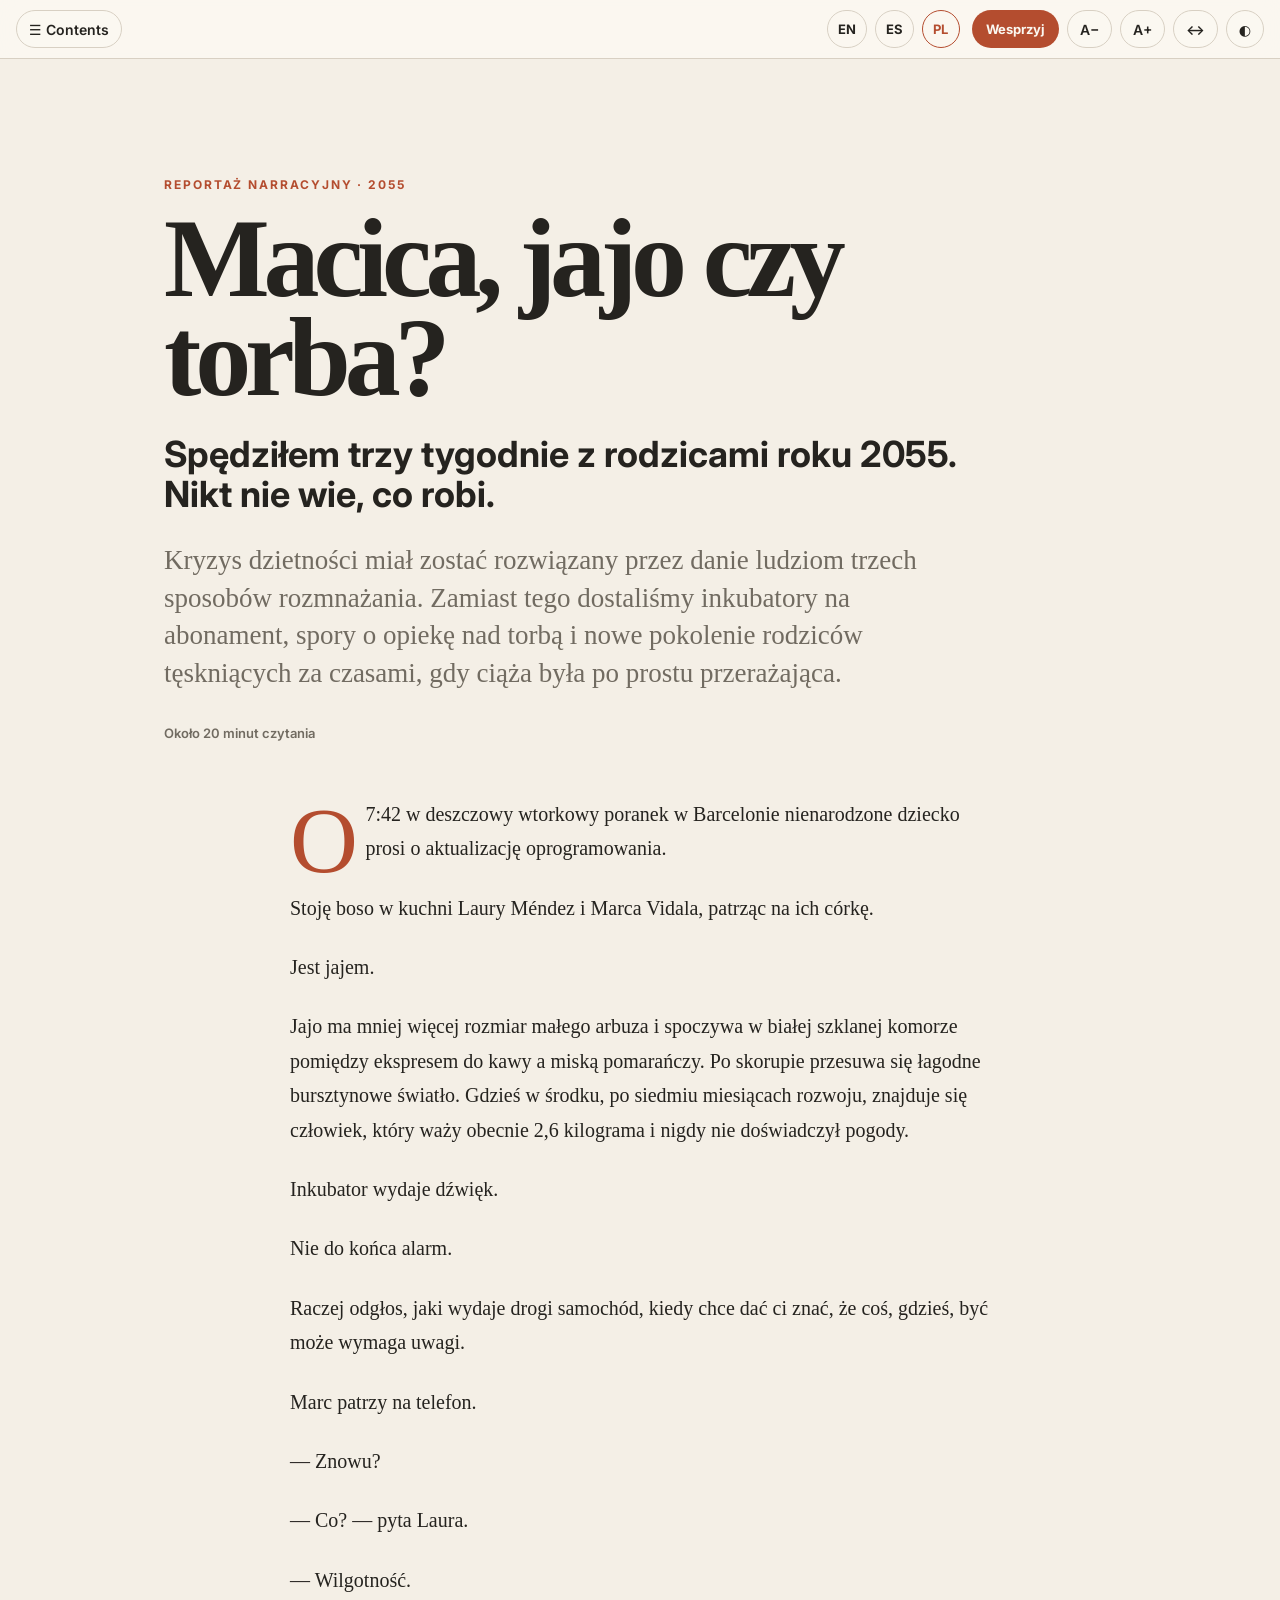
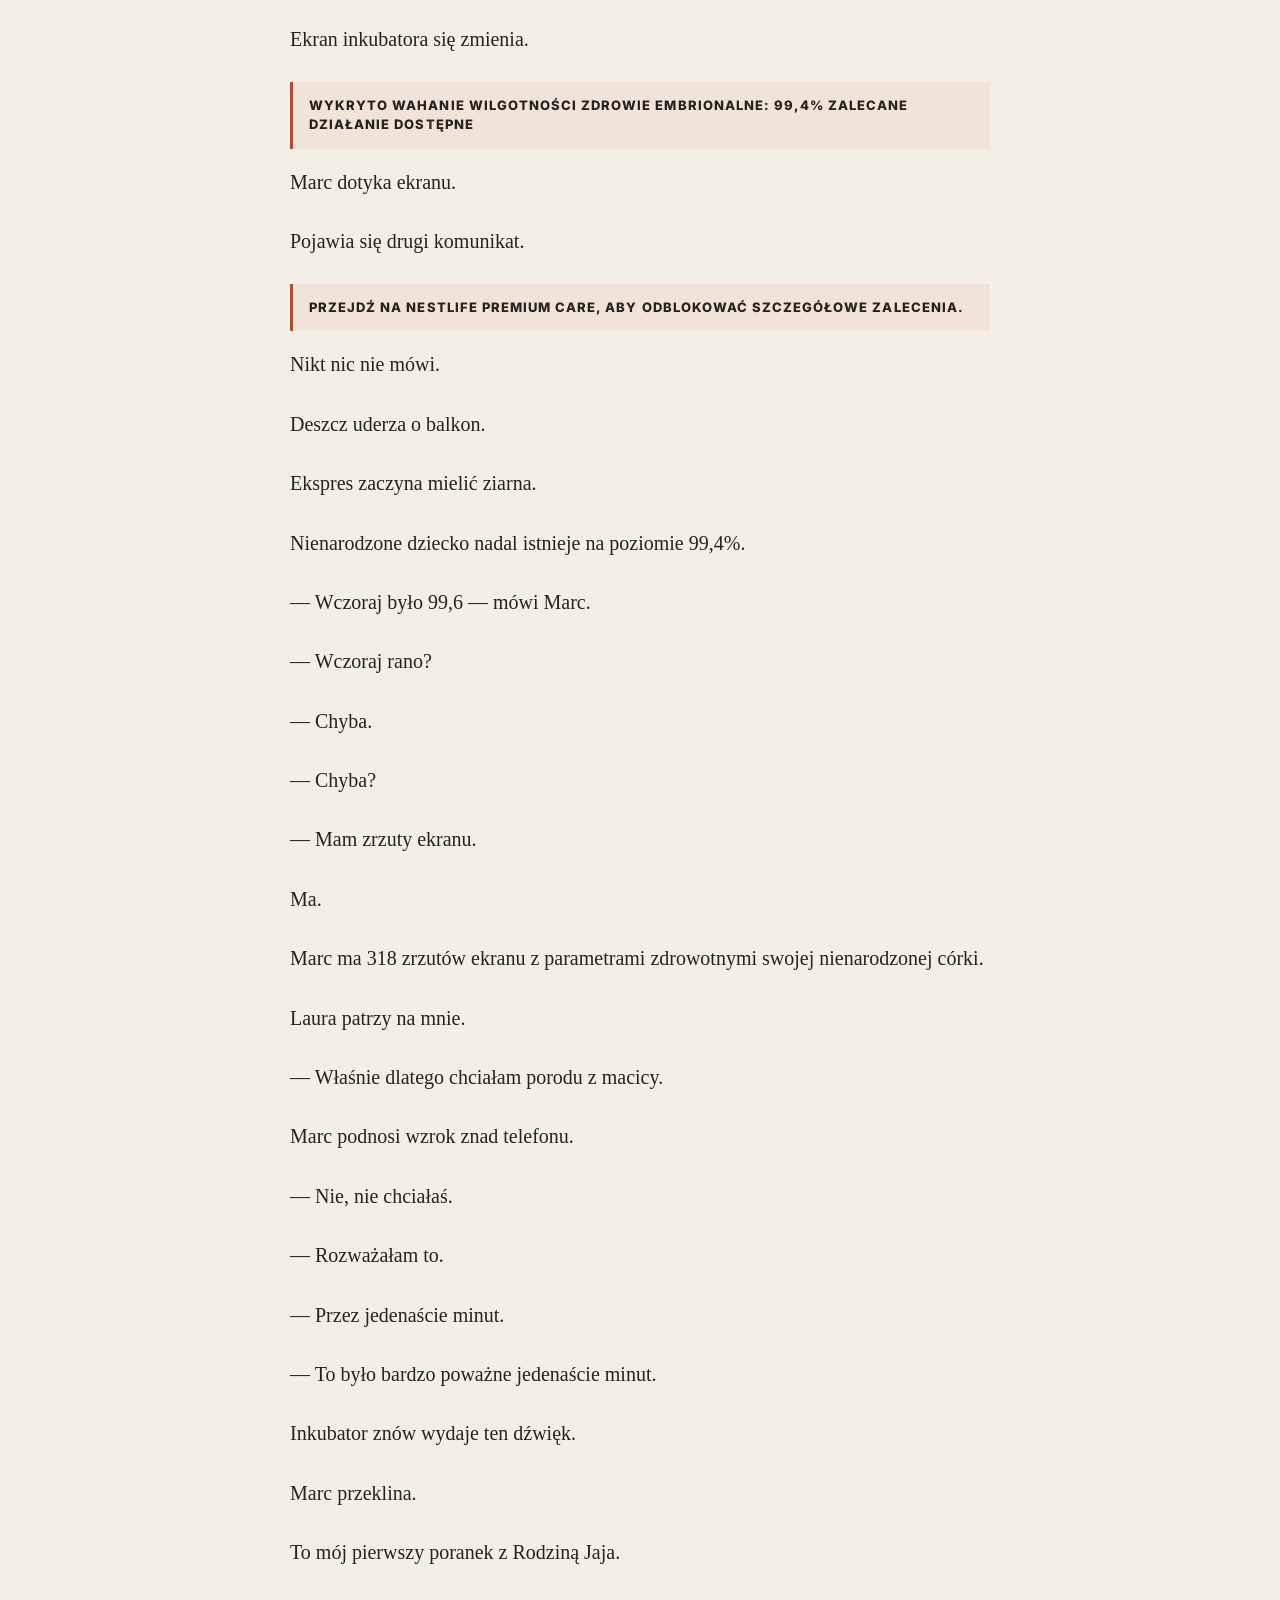
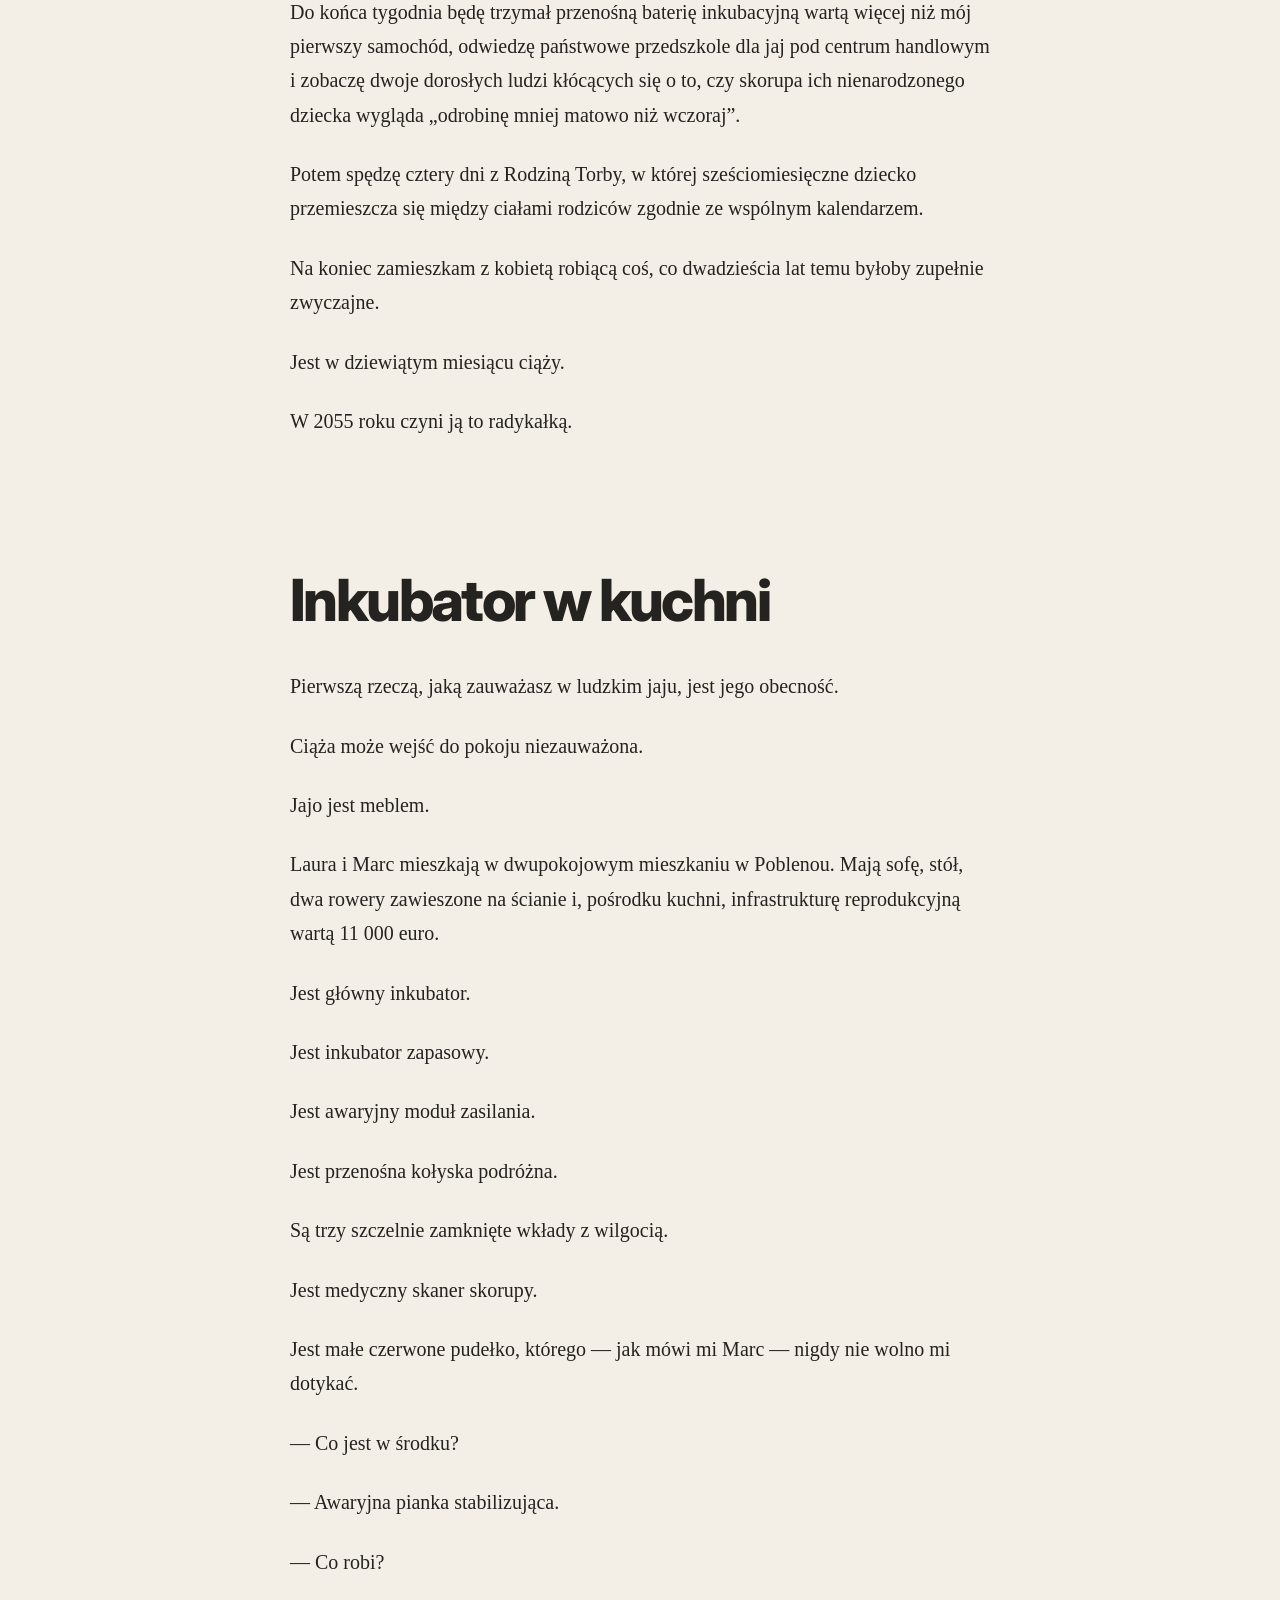
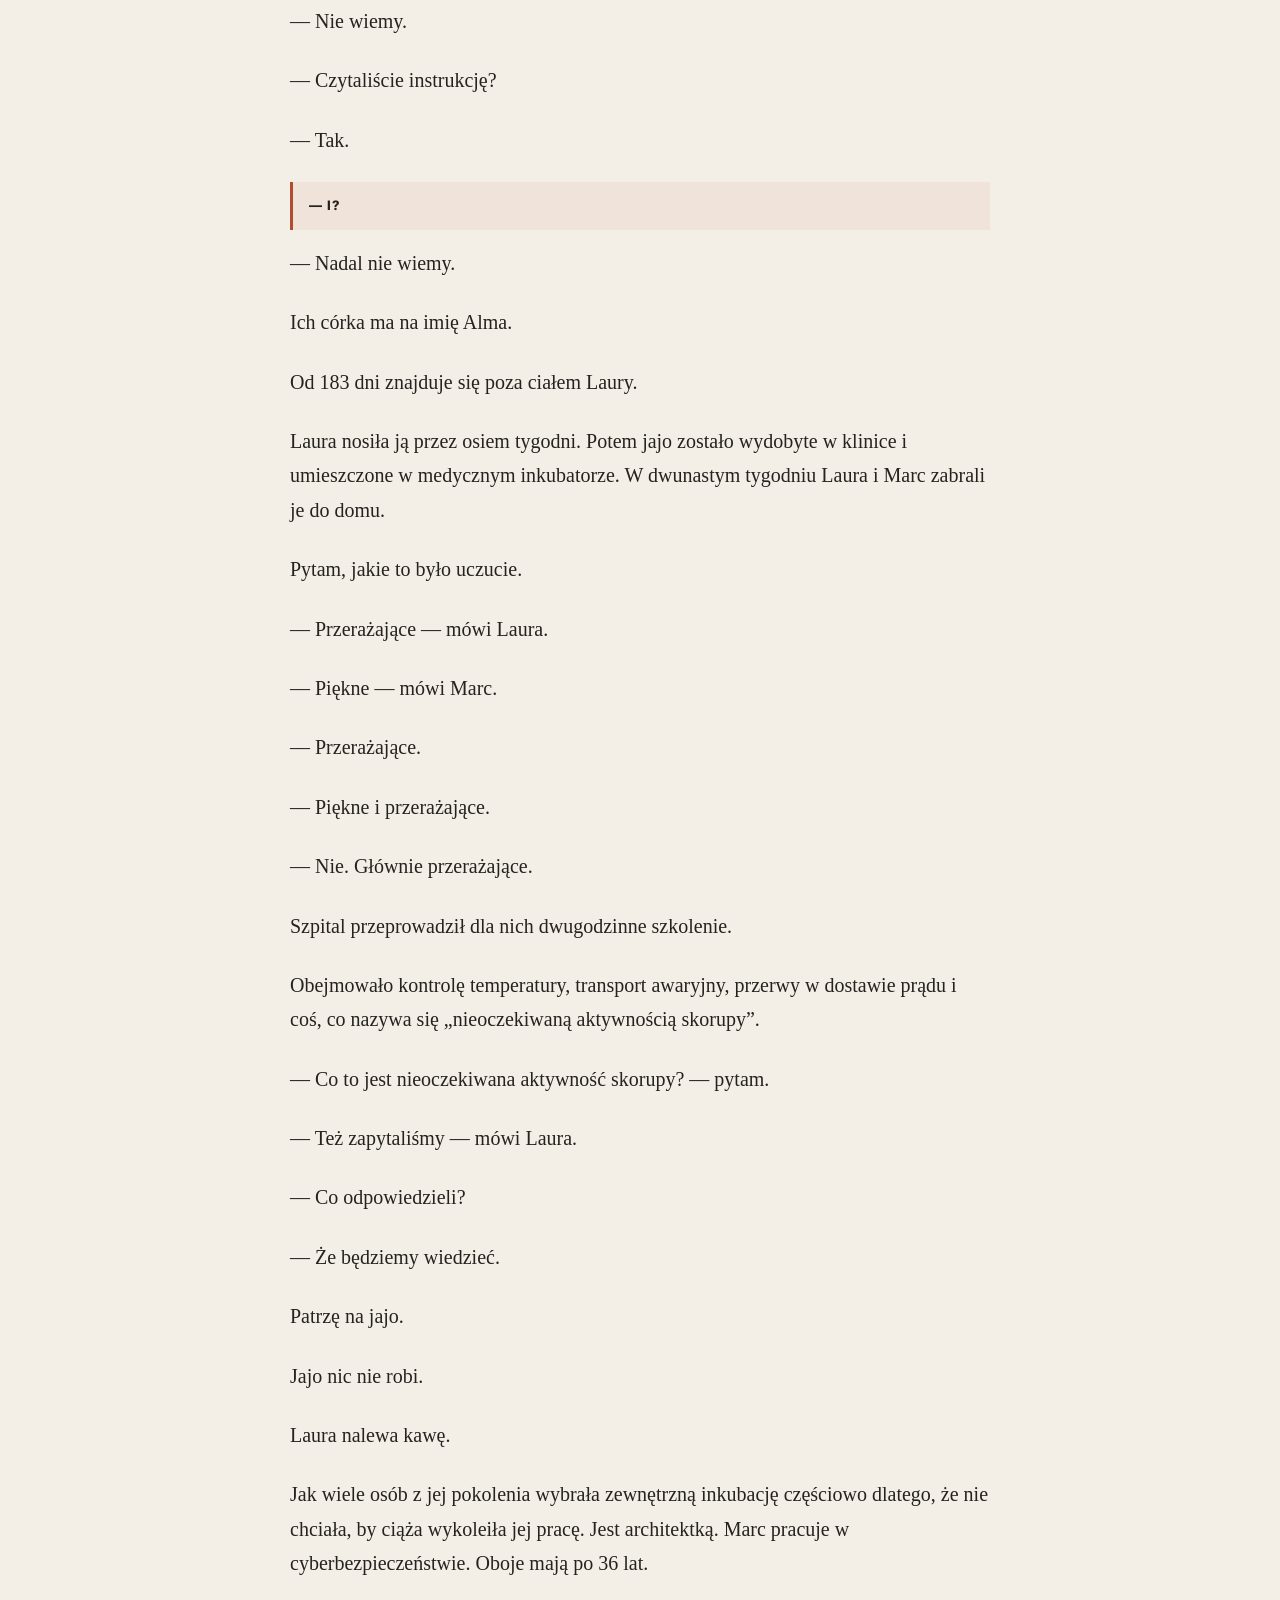
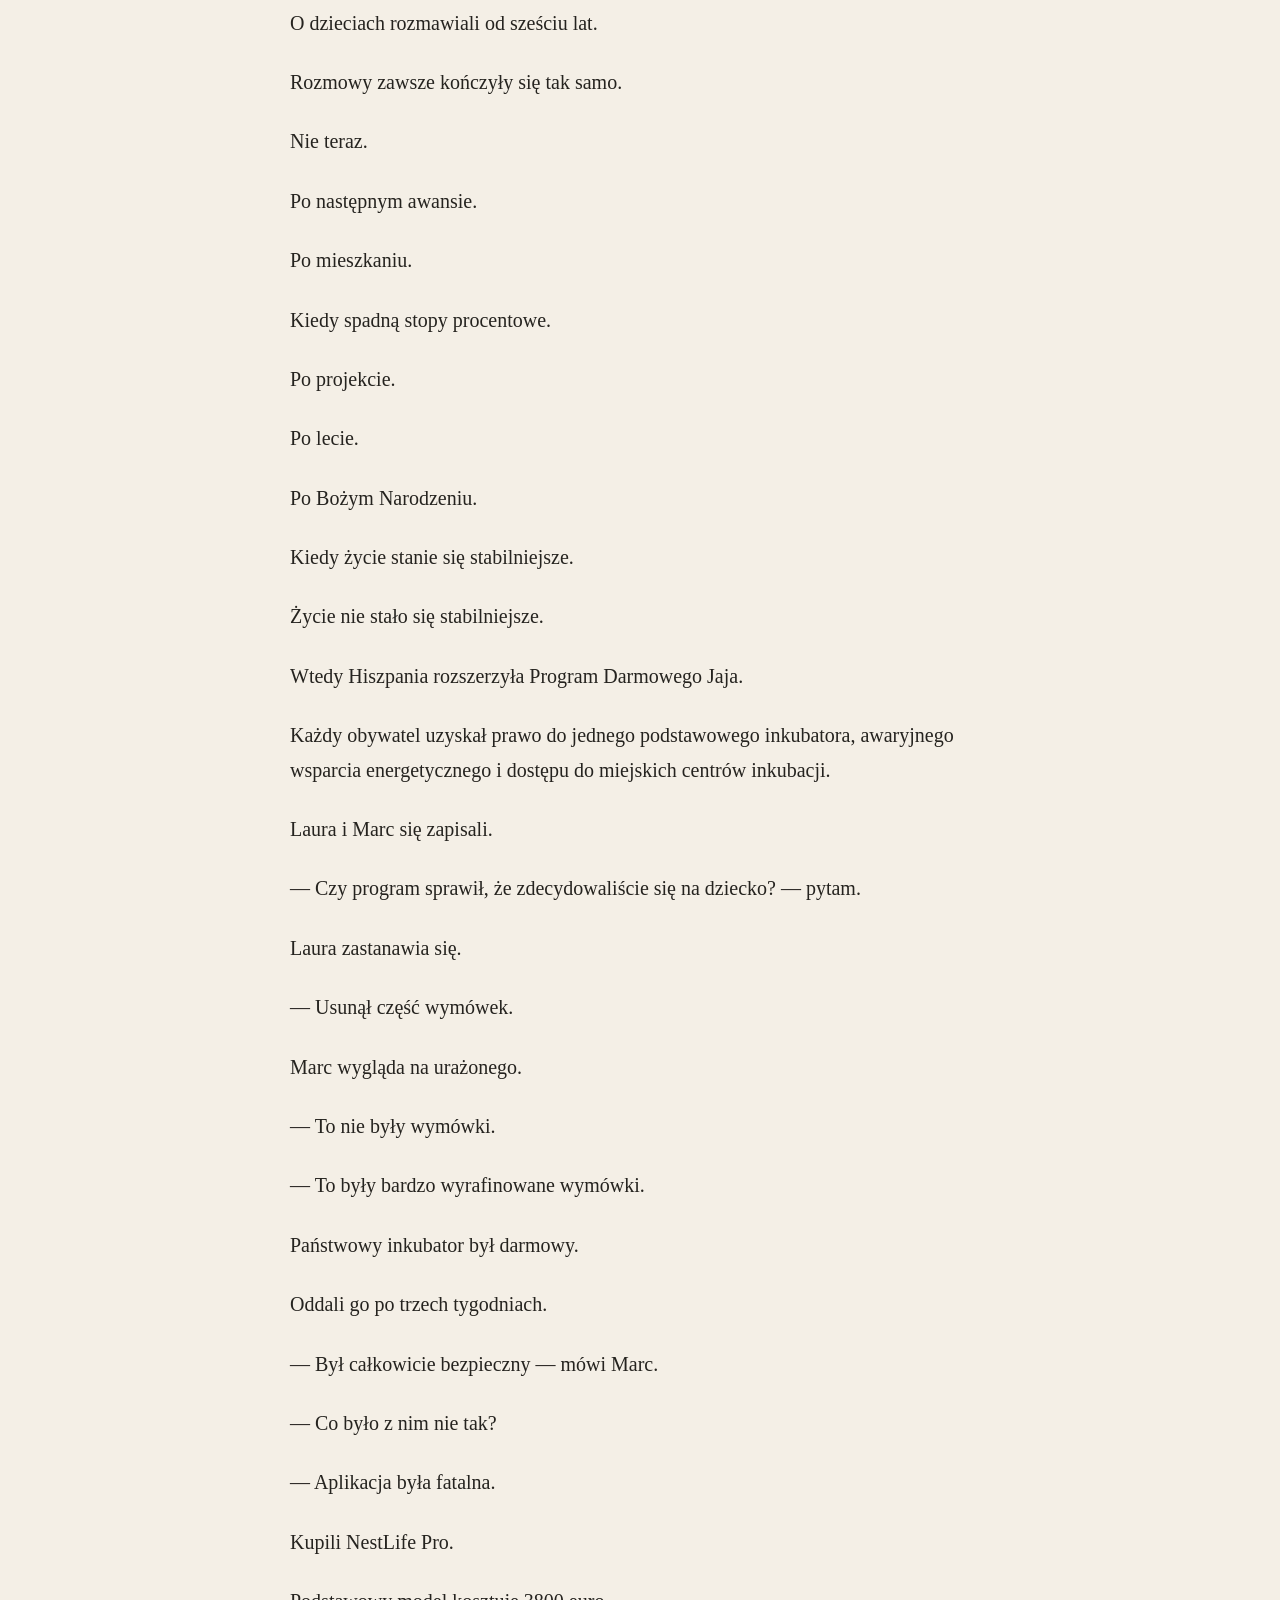
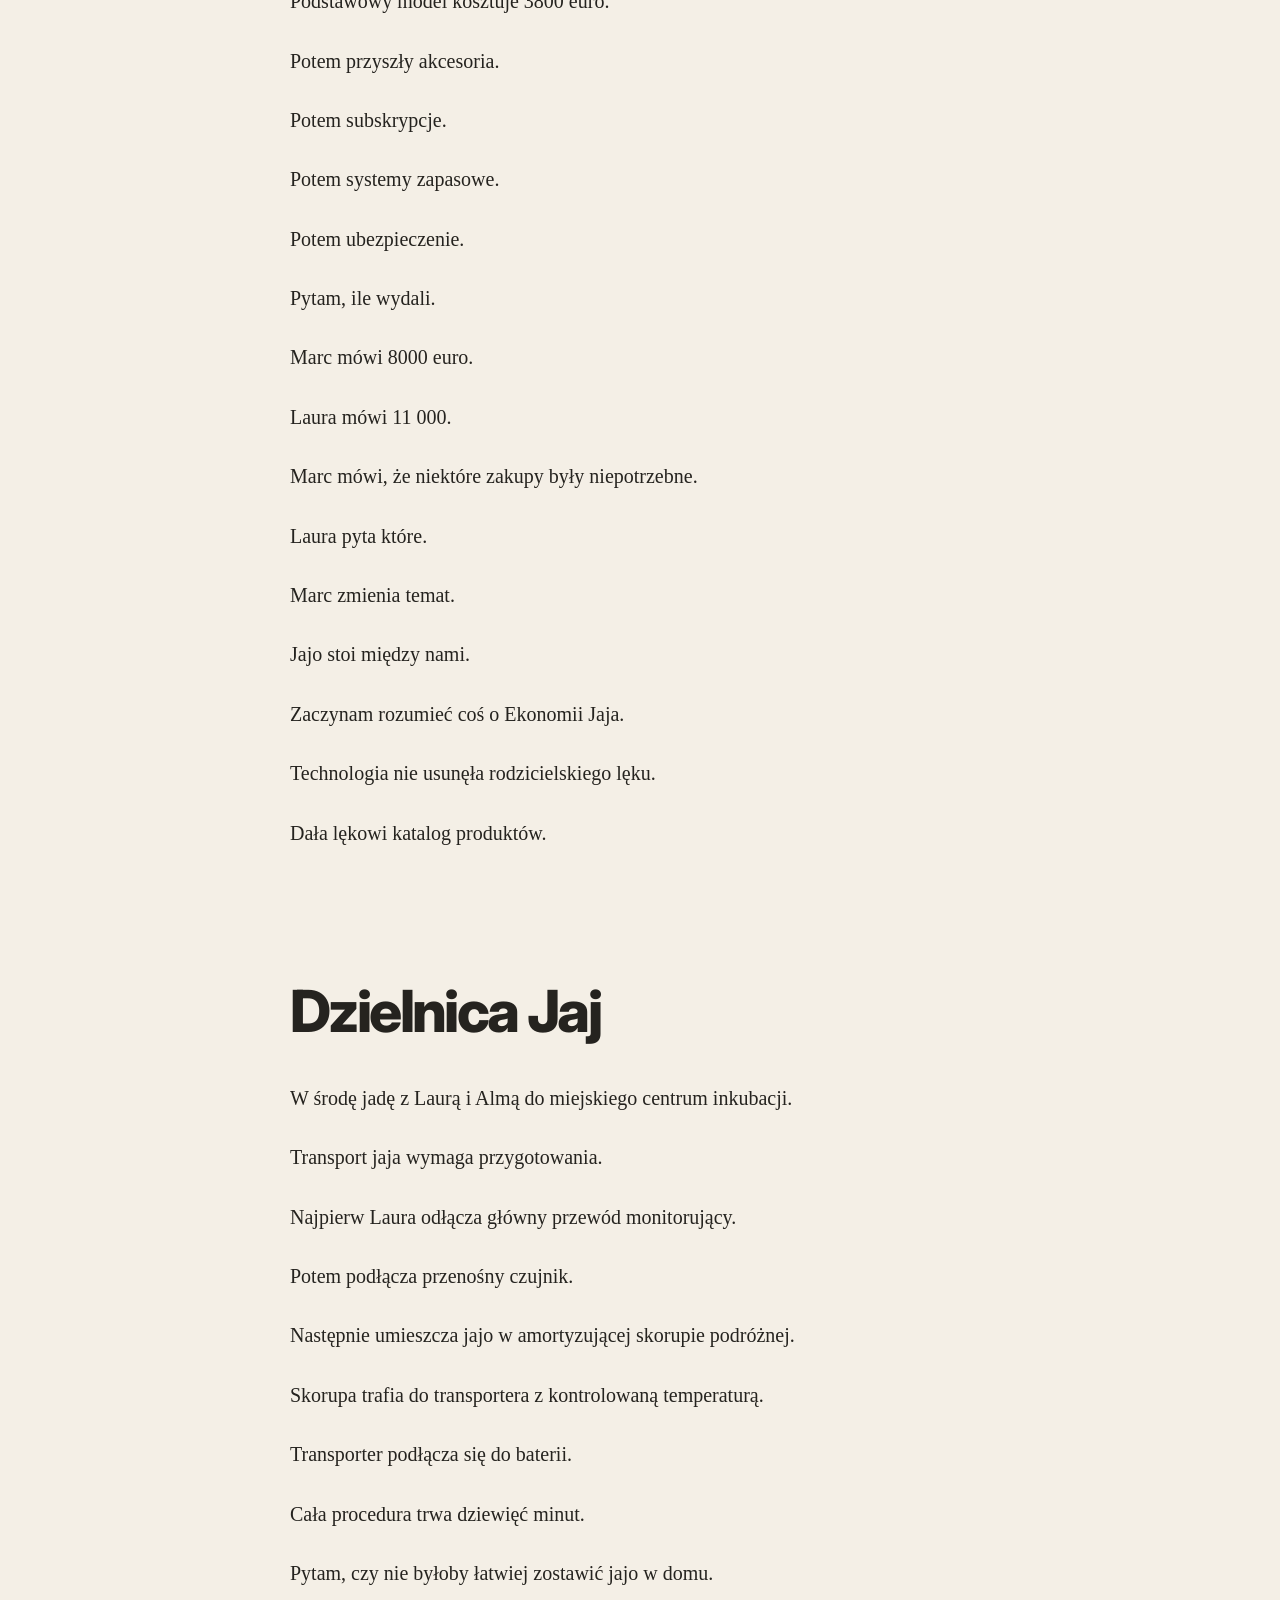
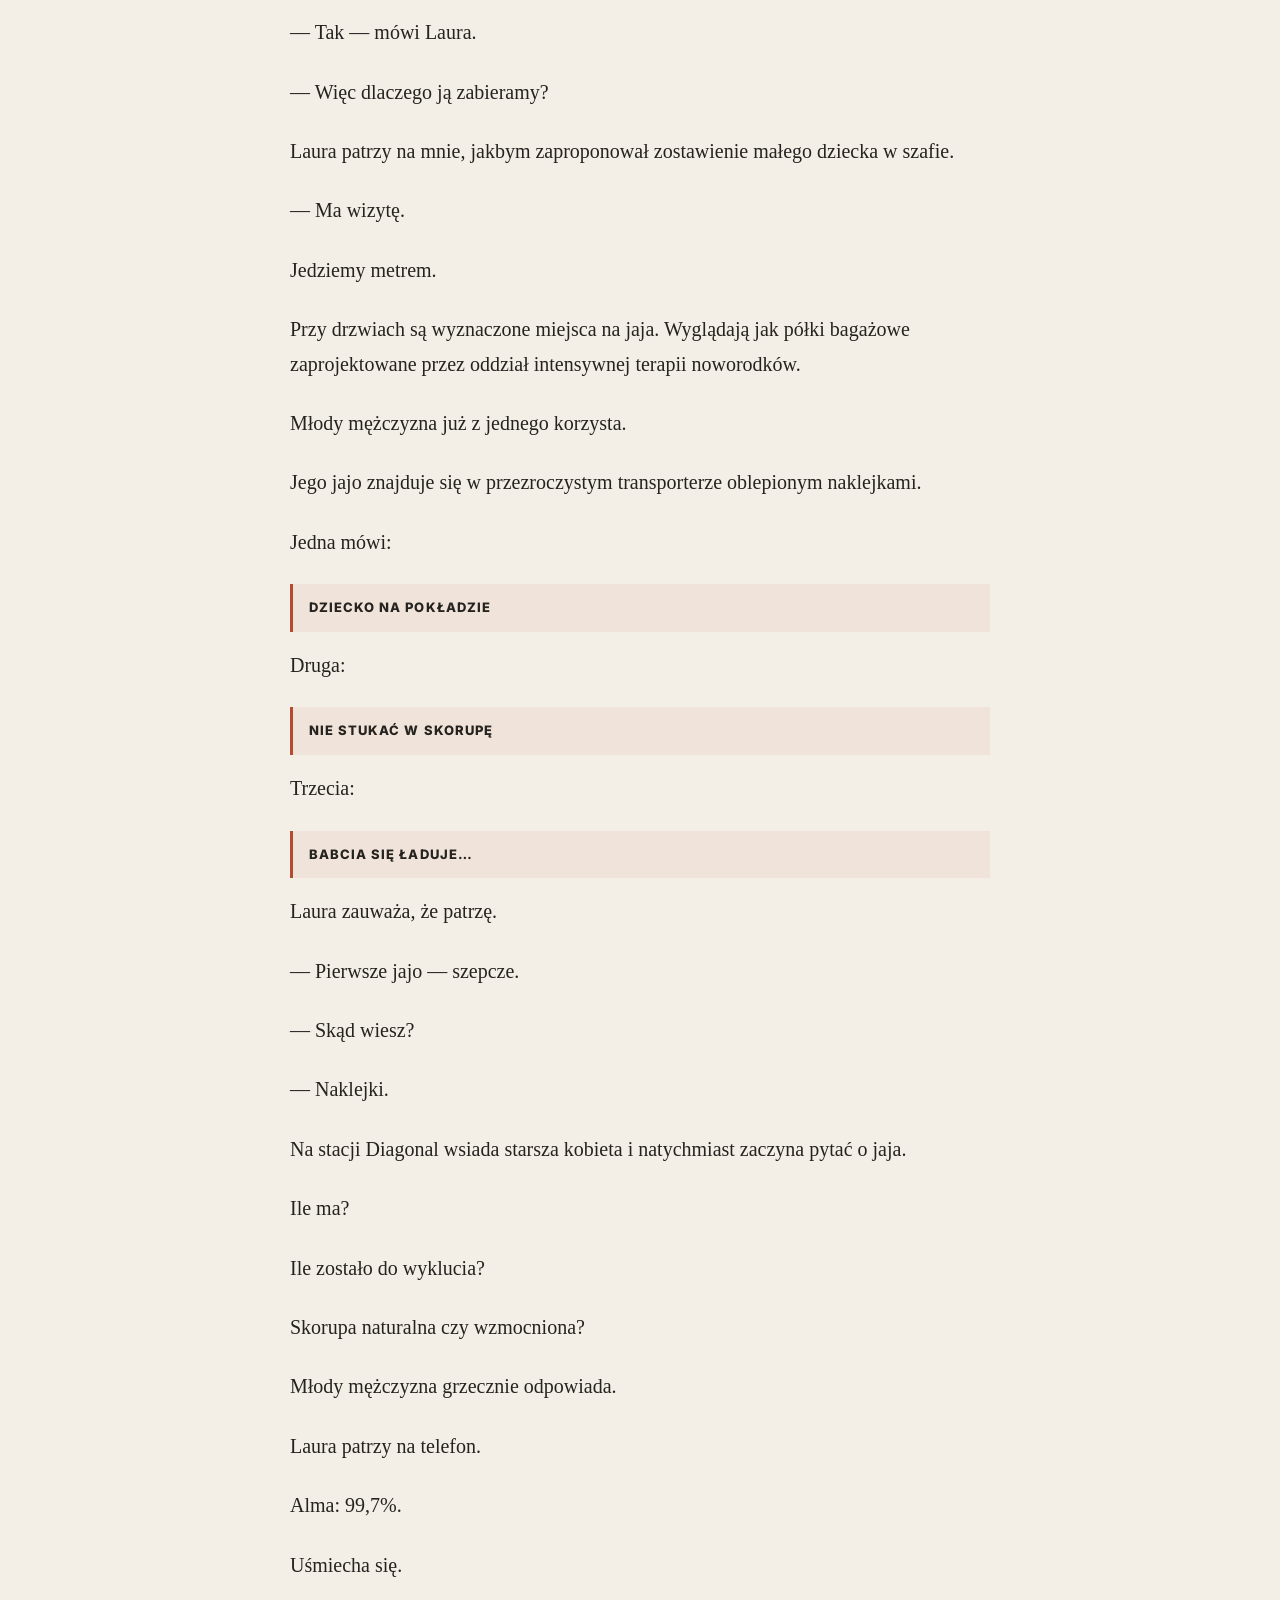
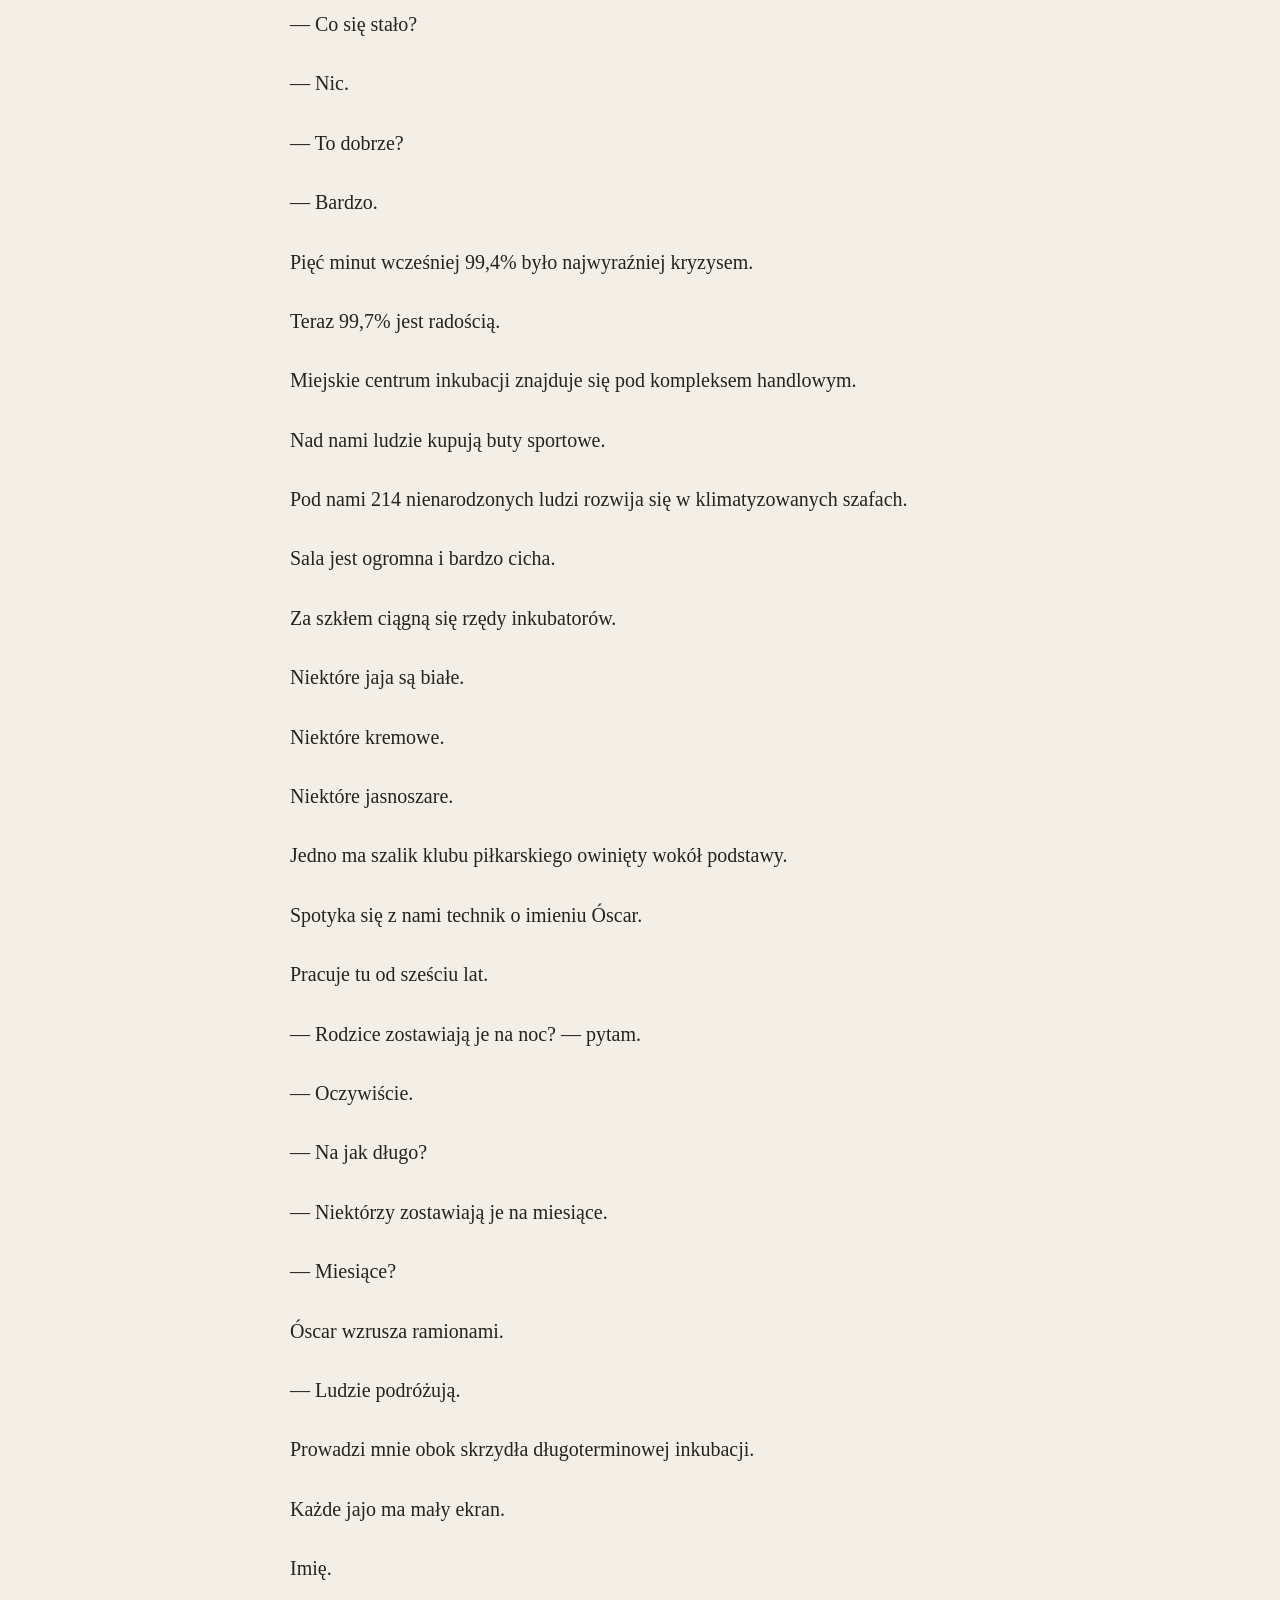
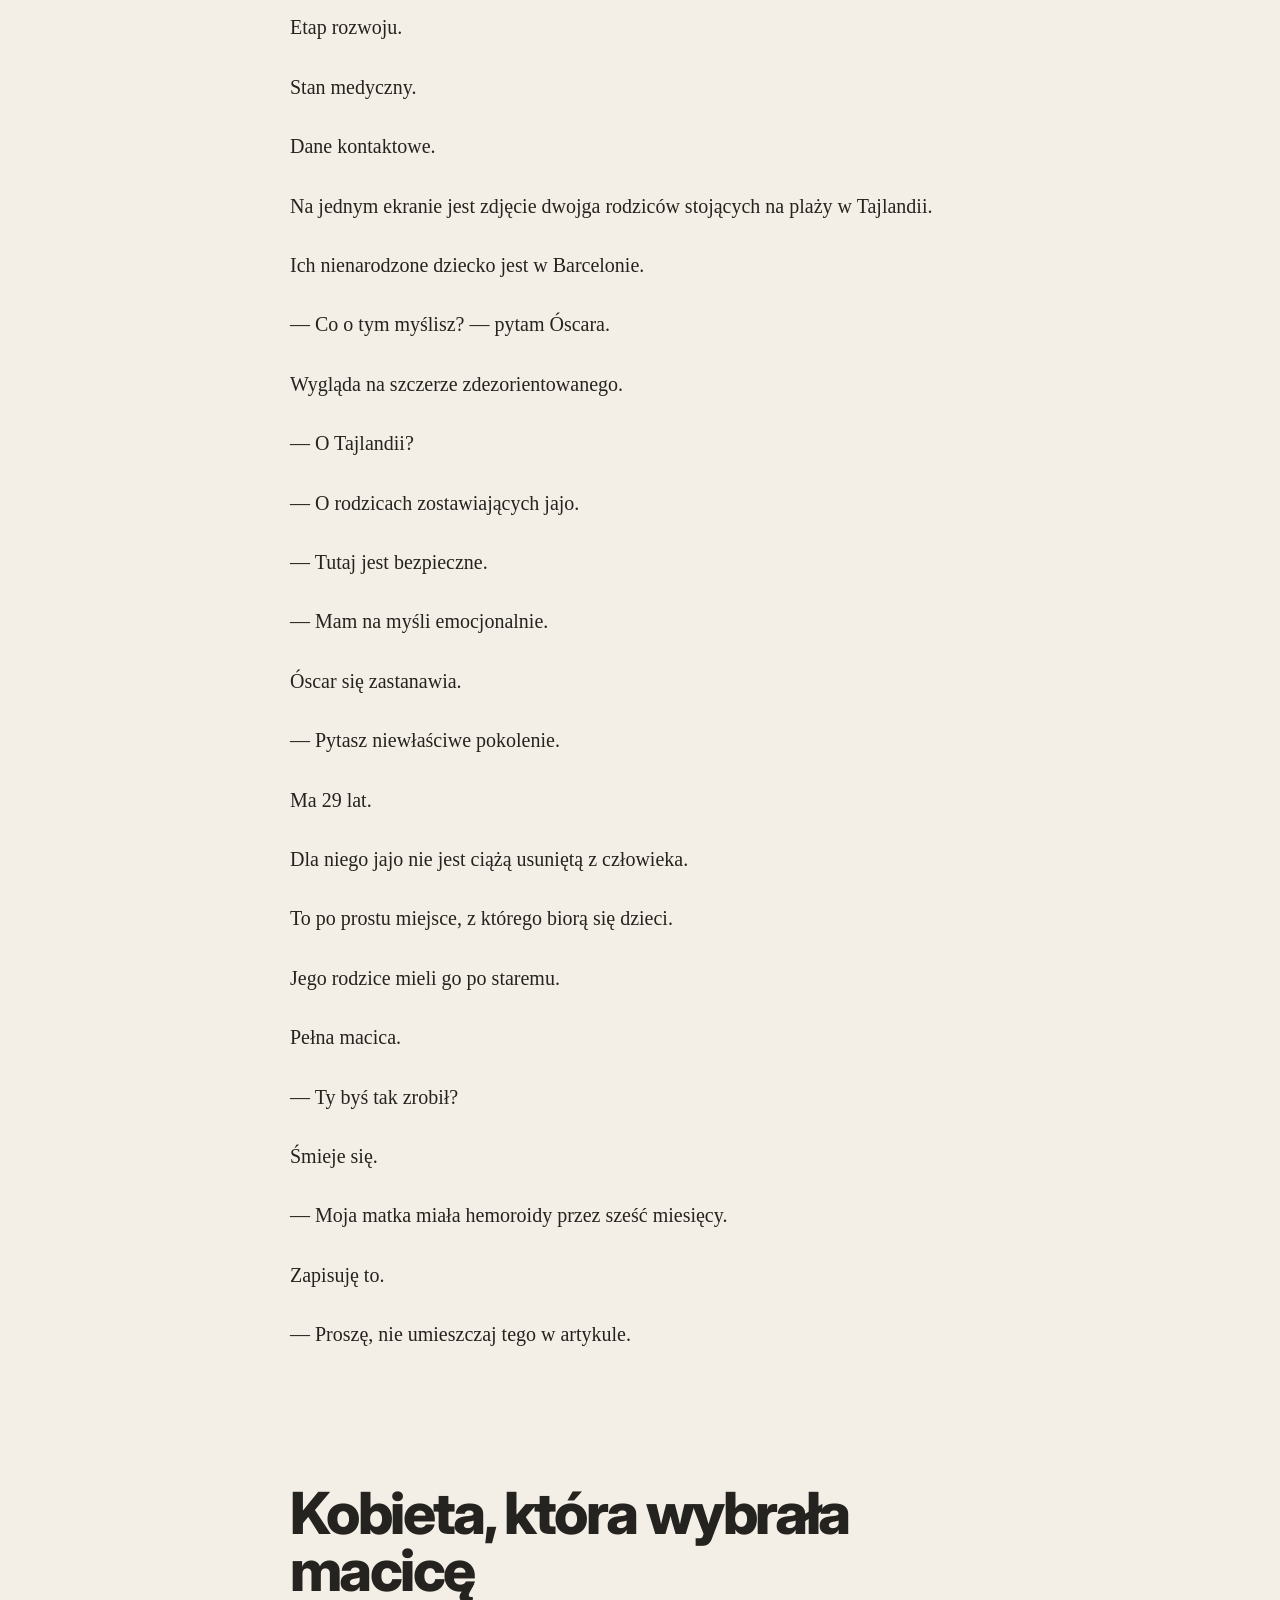
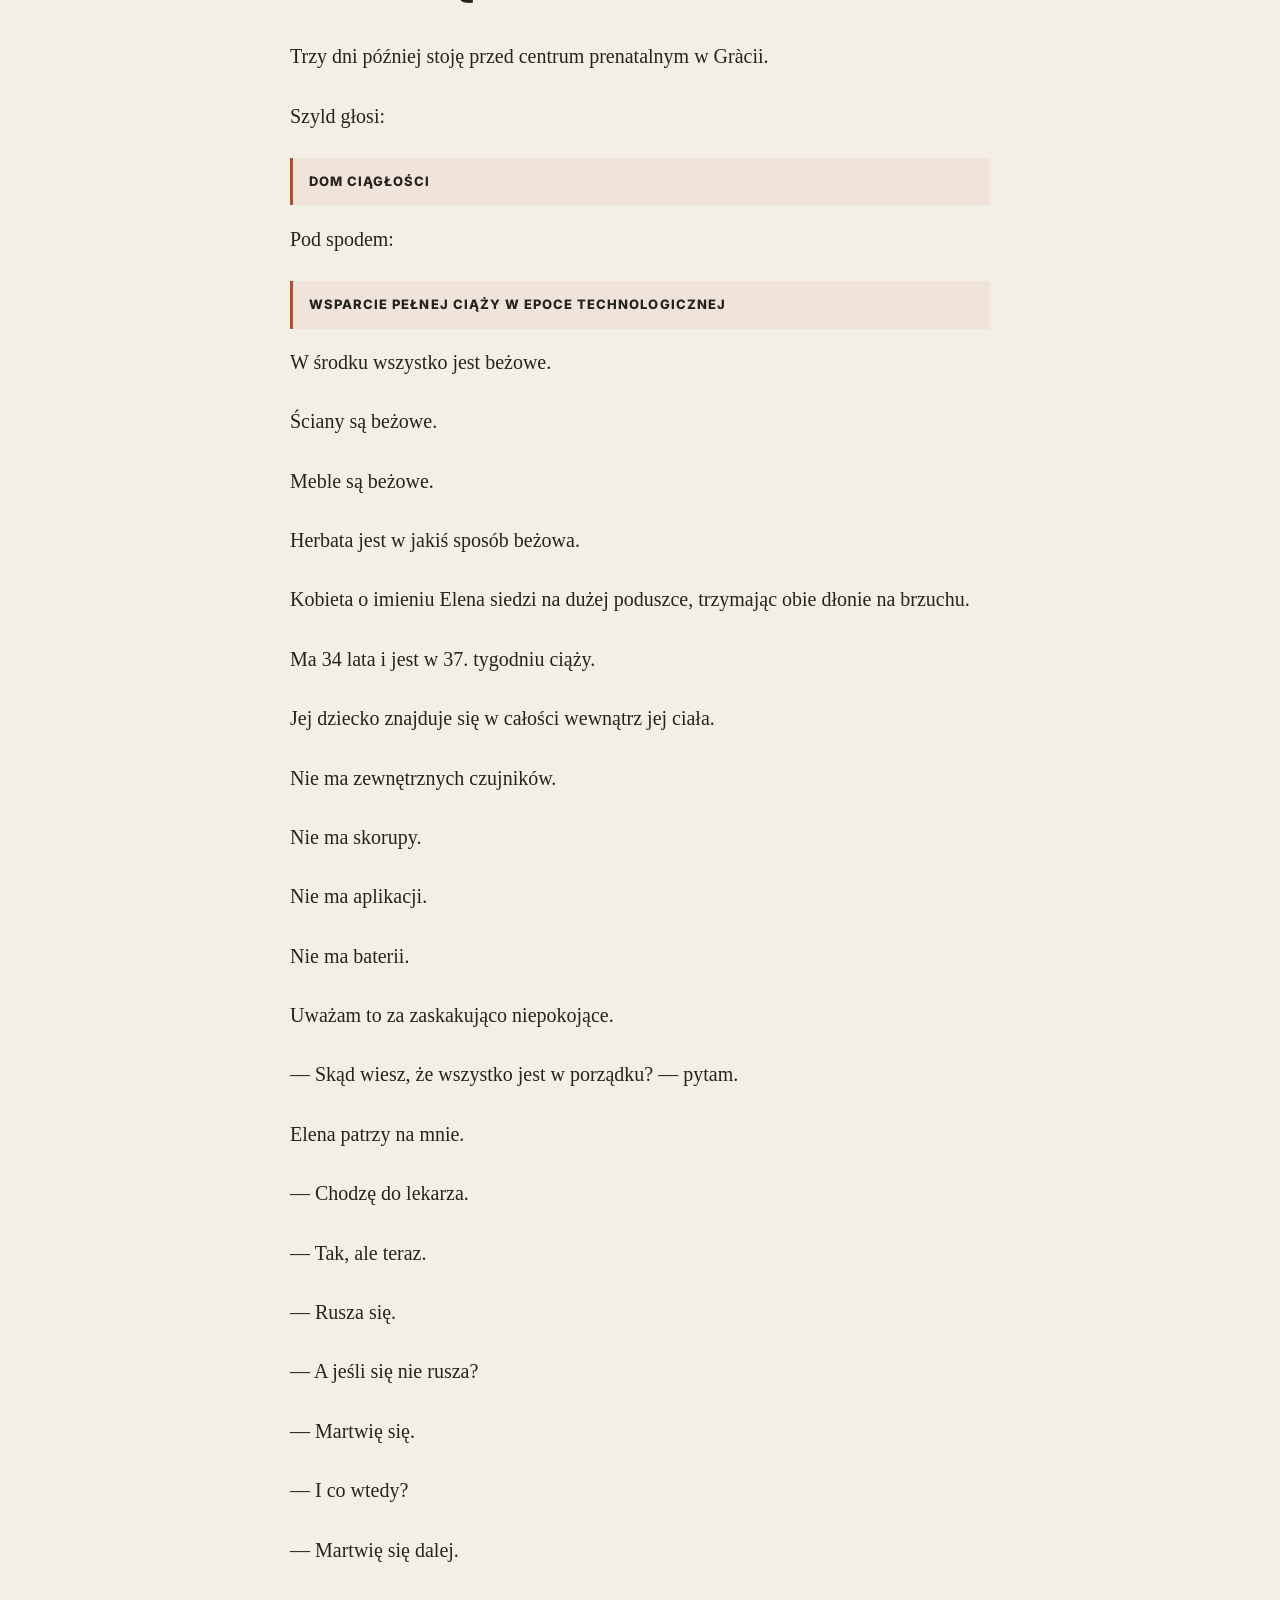
<file: pl.html>
<!doctype html>
<html lang="pl" data-theme="paper">
<head>
    <!-- Google tag (gtag.js) -->
<script async src="https://www.googletagmanager.com/gtag/js?id=G-JXPHQJPPH5"></script>
<script>
  window.dataLayer = window.dataLayer || [];
  function gtag(){dataLayer.push(arguments);}
  gtag('js', new Date());

  gtag('config', 'G-JXPHQJPPH5');
</script>
<meta charset="utf-8">
<meta name="viewport" content="width=device-width,initial-scale=1">
<meta name="description" content="The fertility crisis was supposed to be solved by giving humans three ways to reproduce. Instead, we got subscription incubators, pouch custody disputes and a new generation of parents nostalgic for the days when pregnancy was merely terrifying.">
<title>Macica, jajo czy torba?</title>
<link rel="preconnect" href="https://fonts.googleapis.com">
<link rel="preconnect" href="https://fonts.gstatic.com" crossorigin>
<link href="https://fonts.googleapis.com/css2?family=Inter:wght@400;600;700;800&display=swap" rel="stylesheet">

<link rel="stylesheet" href="styles.css">
</head>
<body>
<div class="progress"><div id="progressBar"></div></div>

<nav class="toolbar" aria-label="Reader controls">
  <div class="group">
    <button id="tocBtn" aria-label="Open contents">☰ <span class="label">Contents</span></button>
  </div>
  <div class="group">
    <a class="lang-link" href="index.html" aria-label="English version">EN</a>
    <a class="lang-link" href="es.html" aria-label="Versión en español">ES</a>
    <a class="lang-link active" href="pl.html" aria-label="Wersja polska">PL</a>
      <a
      class="nav-support"
      href="https://buymeacoffee.com/djkwlab"
      target="_blank"
      rel="noopener noreferrer"
    >
      Wesprzyj
    </a>
    <button id="smaller" aria-label="Decrease text size">A−</button>
    <button id="larger" aria-label="Increase text size">A+</button>
    <button id="widthBtn" aria-label="Change reading width">↔</button>
    <button id="themeBtn" aria-label="Toggle night mode">◐</button>
  </div>
</nav>

<aside class="toc" id="toc">
  <strong>W tym reportażu</strong>
<a href="#inkubator-w-kuchni">Inkubator w kuchni</a>
<a href="#dzielnica-jaj">Dzielnica Jaj</a>
<a href="#kobieta-która-wybrała-macicę">Kobieta, która wybrała macicę</a>
<a href="#szkoła-rodzenia-dla-tradycjonalistów">Szkoła rodzenia dla tradycjonalistów</a>
<a href="#dziecko-zmienia-ciało-o-18-15">Dziecko zmienia ciało o 18:15</a>
<a href="#kalendarz-torby">Kalendarz Torby</a>
<a href="#noc-z-torbą">Noc z Torbą</a>
<a href="#biuro-torby">Biuro Torby</a>
<a href="#lunch-z-lobby-jaja">Lunch z lobby Jaja</a>
<a href="#publiczna-wylęgarnia">Publiczna wylęgarnia</a>
<a href="#czy-to-wszystko-naprawiło-dzietność">Czy to wszystko naprawiło dzietność?</a>
<a href="#trzy-domy">Trzy domy</a>
</aside>

<header class="hero">
  <div class="kicker">Reportaż narracyjny · 2055</div>
  <h1>Macica, jajo czy torba?</h1>
  <p class="subtitle">Spędziłem trzy tygodnie z rodzicami roku 2055. Nikt nie wie, co robi.</p>
  <p class="dek">Kryzys dzietności miał zostać rozwiązany przez danie ludziom trzech sposobów rozmnażania. Zamiast tego dostaliśmy inkubatory na abonament, spory o opiekę nad torbą i nowe pokolenie rodziców tęskniących za czasami, gdy ciąża była po prostu przerażająca.</p>
  <div class="meta">Około 20 minut czytania</div>
</header>

<main class="layout">
<article id="article">
<p>O 7:42 w deszczowy wtorkowy poranek w Barcelonie nienarodzone dziecko prosi o aktualizację oprogramowania.</p>
<p>Stoję boso w kuchni Laury Méndez i Marca Vidala, patrząc na ich córkę.</p>
<p>Jest jajem.</p>
<p>Jajo ma mniej więcej rozmiar małego arbuza i spoczywa w białej szklanej komorze pomiędzy ekspresem do kawy a miską pomarańczy. Po skorupie przesuwa się łagodne bursztynowe światło. Gdzieś w środku, po siedmiu miesiącach rozwoju, znajduje się człowiek, który waży obecnie 2,6 kilograma i nigdy nie doświadczył pogody.</p>
<p>Inkubator wydaje dźwięk.</p>
<p>Nie do końca alarm.</p>
<p>Raczej odgłos, jaki wydaje drogi samochód, kiedy chce dać ci znać, że coś, gdzieś, być może wymaga uwagi.</p>
<p>Marc patrzy na telefon.</p>
<p>— Znowu?</p>
<p>— Co? — pyta Laura.</p>
<p>— Wilgotność.</p>
<p>Ekran inkubatora się zmienia.</p>
<p class="display-line">WYKRYTO WAHANIE WILGOTNOŚCI
ZDROWIE EMBRIONALNE: 99,4%
ZALECANE DZIAŁANIE DOSTĘPNE</p>
<p>Marc dotyka ekranu.</p>
<p>Pojawia się drugi komunikat.</p>
<p class="display-line">Przejdź na NestLife Premium Care, aby odblokować szczegółowe zalecenia.</p>
<p>Nikt nic nie mówi.</p>
<p>Deszcz uderza o balkon.</p>
<p>Ekspres zaczyna mielić ziarna.</p>
<p>Nienarodzone dziecko nadal istnieje na poziomie 99,4%.</p>
<p>— Wczoraj było 99,6 — mówi Marc.</p>
<p>— Wczoraj rano?</p>
<p>— Chyba.</p>
<p>— Chyba?</p>
<p>— Mam zrzuty ekranu.</p>
<p>Ma.</p>
<p>Marc ma 318 zrzutów ekranu z parametrami zdrowotnymi swojej nienarodzonej córki.</p>
<p>Laura patrzy na mnie.</p>
<p>— Właśnie dlatego chciałam porodu z macicy.</p>
<p>Marc podnosi wzrok znad telefonu.</p>
<p>— Nie, nie chciałaś.</p>
<p>— Rozważałam to.</p>
<p>— Przez jedenaście minut.</p>
<p>— To było bardzo poważne jedenaście minut.</p>
<p>Inkubator znów wydaje ten dźwięk.</p>
<p>Marc przeklina.</p>
<p>To mój pierwszy poranek z Rodziną Jaja.</p>
<p>Do końca tygodnia będę trzymał przenośną baterię inkubacyjną wartą więcej niż mój pierwszy samochód, odwiedzę państwowe przedszkole dla jaj pod centrum handlowym i zobaczę dwoje dorosłych ludzi kłócących się o to, czy skorupa ich nienarodzonego dziecka wygląda „odrobinę mniej matowo niż wczoraj”.</p>
<p>Potem spędzę cztery dni z Rodziną Torby, w której sześciomiesięczne dziecko przemieszcza się między ciałami rodziców zgodnie ze wspólnym kalendarzem.</p>
<p>Na koniec zamieszkam z kobietą robiącą coś, co dwadzieścia lat temu byłoby zupełnie zwyczajne.</p>
<p>Jest w dziewiątym miesiącu ciąży.</p>
<p>W 2055 roku czyni ją to radykałką.</p>
<h2 id="inkubator-w-kuchni">Inkubator w kuchni</h2>
<p>Pierwszą rzeczą, jaką zauważasz w ludzkim jaju, jest jego obecność.</p>
<p>Ciąża może wejść do pokoju niezauważona.</p>
<p>Jajo jest meblem.</p>
<p>Laura i Marc mieszkają w dwupokojowym mieszkaniu w Poblenou. Mają sofę, stół, dwa rowery zawieszone na ścianie i, pośrodku kuchni, infrastrukturę reprodukcyjną wartą 11 000 euro.</p>
<p>Jest główny inkubator.</p>
<p>Jest inkubator zapasowy.</p>
<p>Jest awaryjny moduł zasilania.</p>
<p>Jest przenośna kołyska podróżna.</p>
<p>Są trzy szczelnie zamknięte wkłady z wilgocią.</p>
<p>Jest medyczny skaner skorupy.</p>
<p>Jest małe czerwone pudełko, którego — jak mówi mi Marc — nigdy nie wolno mi dotykać.</p>
<p>— Co jest w środku?</p>
<p>— Awaryjna pianka stabilizująca.</p>
<p>— Co robi?</p>
<p>— Nie wiemy.</p>
<p>— Czytaliście instrukcję?</p>
<p>— Tak.</p>
<p class="display-line">— I?</p>
<p>— Nadal nie wiemy.</p>
<p>Ich córka ma na imię Alma.</p>
<p>Od 183 dni znajduje się poza ciałem Laury.</p>
<p>Laura nosiła ją przez osiem tygodni. Potem jajo zostało wydobyte w klinice i umieszczone w medycznym inkubatorze. W dwunastym tygodniu Laura i Marc zabrali je do domu.</p>
<p>Pytam, jakie to było uczucie.</p>
<p>— Przerażające — mówi Laura.</p>
<p>— Piękne — mówi Marc.</p>
<p>— Przerażające.</p>
<p>— Piękne i przerażające.</p>
<p>— Nie. Głównie przerażające.</p>
<p>Szpital przeprowadził dla nich dwugodzinne szkolenie.</p>
<p>Obejmowało kontrolę temperatury, transport awaryjny, przerwy w dostawie prądu i coś, co nazywa się „nieoczekiwaną aktywnością skorupy”.</p>
<p>— Co to jest nieoczekiwana aktywność skorupy? — pytam.</p>
<p>— Też zapytaliśmy — mówi Laura.</p>
<p>— Co odpowiedzieli?</p>
<p>— Że będziemy wiedzieć.</p>
<p>Patrzę na jajo.</p>
<p>Jajo nic nie robi.</p>
<p>Laura nalewa kawę.</p>
<p>Jak wiele osób z jej pokolenia wybrała zewnętrzną inkubację częściowo dlatego, że nie chciała, by ciąża wykoleiła jej pracę. Jest architektką. Marc pracuje w cyberbezpieczeństwie. Oboje mają po 36 lat.</p>
<p>O dzieciach rozmawiali od sześciu lat.</p>
<p>Rozmowy zawsze kończyły się tak samo.</p>
<p>Nie teraz.</p>
<p>Po następnym awansie.</p>
<p>Po mieszkaniu.</p>
<p>Kiedy spadną stopy procentowe.</p>
<p>Po projekcie.</p>
<p>Po lecie.</p>
<p>Po Bożym Narodzeniu.</p>
<p>Kiedy życie stanie się stabilniejsze.</p>
<p>Życie nie stało się stabilniejsze.</p>
<p>Wtedy Hiszpania rozszerzyła Program Darmowego Jaja.</p>
<p>Każdy obywatel uzyskał prawo do jednego podstawowego inkubatora, awaryjnego wsparcia energetycznego i dostępu do miejskich centrów inkubacji.</p>
<p>Laura i Marc się zapisali.</p>
<p>— Czy program sprawił, że zdecydowaliście się na dziecko? — pytam.</p>
<p>Laura zastanawia się.</p>
<p>— Usunął część wymówek.</p>
<p>Marc wygląda na urażonego.</p>
<p>— To nie były wymówki.</p>
<p>— To były bardzo wyrafinowane wymówki.</p>
<p>Państwowy inkubator był darmowy.</p>
<p>Oddali go po trzech tygodniach.</p>
<p>— Był całkowicie bezpieczny — mówi Marc.</p>
<p>— Co było z nim nie tak?</p>
<p>— Aplikacja była fatalna.</p>
<p>Kupili NestLife Pro.</p>
<p>Podstawowy model kosztuje 3800 euro.</p>
<p>Potem przyszły akcesoria.</p>
<p>Potem subskrypcje.</p>
<p>Potem systemy zapasowe.</p>
<p>Potem ubezpieczenie.</p>
<p>Pytam, ile wydali.</p>
<p>Marc mówi 8000 euro.</p>
<p>Laura mówi 11 000.</p>
<p>Marc mówi, że niektóre zakupy były niepotrzebne.</p>
<p>Laura pyta które.</p>
<p>Marc zmienia temat.</p>
<p>Jajo stoi między nami.</p>
<p>Zaczynam rozumieć coś o Ekonomii Jaja.</p>
<p>Technologia nie usunęła rodzicielskiego lęku.</p>
<p>Dała lękowi katalog produktów.</p>
<h2 id="dzielnica-jaj">Dzielnica Jaj</h2>
<p>W środę jadę z Laurą i Almą do miejskiego centrum inkubacji.</p>
<p>Transport jaja wymaga przygotowania.</p>
<p>Najpierw Laura odłącza główny przewód monitorujący.</p>
<p>Potem podłącza przenośny czujnik.</p>
<p>Następnie umieszcza jajo w amortyzującej skorupie podróżnej.</p>
<p>Skorupa trafia do transportera z kontrolowaną temperaturą.</p>
<p>Transporter podłącza się do baterii.</p>
<p>Cała procedura trwa dziewięć minut.</p>
<p>Pytam, czy nie byłoby łatwiej zostawić jajo w domu.</p>
<p>— Tak — mówi Laura.</p>
<p>— Więc dlaczego ją zabieramy?</p>
<p>Laura patrzy na mnie, jakbym zaproponował zostawienie małego dziecka w szafie.</p>
<p>— Ma wizytę.</p>
<p>Jedziemy metrem.</p>
<p>Przy drzwiach są wyznaczone miejsca na jaja. Wyglądają jak półki bagażowe zaprojektowane przez oddział intensywnej terapii noworodków.</p>
<p>Młody mężczyzna już z jednego korzysta.</p>
<p>Jego jajo znajduje się w przezroczystym transporterze oblepionym naklejkami.</p>
<p>Jedna mówi:</p>
<p class="display-line">DZIECKO NA POKŁADZIE</p>
<p>Druga:</p>
<p class="display-line">NIE STUKAĆ W SKORUPĘ</p>
<p>Trzecia:</p>
<p class="display-line">BABCIA SIĘ ŁADUJE…</p>
<p>Laura zauważa, że patrzę.</p>
<p>— Pierwsze jajo — szepcze.</p>
<p>— Skąd wiesz?</p>
<p>— Naklejki.</p>
<p>Na stacji Diagonal wsiada starsza kobieta i natychmiast zaczyna pytać o jaja.</p>
<p>Ile ma?</p>
<p>Ile zostało do wyklucia?</p>
<p>Skorupa naturalna czy wzmocniona?</p>
<p>Młody mężczyzna grzecznie odpowiada.</p>
<p>Laura patrzy na telefon.</p>
<p>Alma: 99,7%.</p>
<p>Uśmiecha się.</p>
<p>— Co się stało?</p>
<p>— Nic.</p>
<p>— To dobrze?</p>
<p>— Bardzo.</p>
<p>Pięć minut wcześniej 99,4% było najwyraźniej kryzysem.</p>
<p>Teraz 99,7% jest radością.</p>
<p>Miejskie centrum inkubacji znajduje się pod kompleksem handlowym.</p>
<p>Nad nami ludzie kupują buty sportowe.</p>
<p>Pod nami 214 nienarodzonych ludzi rozwija się w klimatyzowanych szafach.</p>
<p>Sala jest ogromna i bardzo cicha.</p>
<p>Za szkłem ciągną się rzędy inkubatorów.</p>
<p>Niektóre jaja są białe.</p>
<p>Niektóre kremowe.</p>
<p>Niektóre jasnoszare.</p>
<p>Jedno ma szalik klubu piłkarskiego owinięty wokół podstawy.</p>
<p>Spotyka się z nami technik o imieniu Óscar.</p>
<p>Pracuje tu od sześciu lat.</p>
<p>— Rodzice zostawiają je na noc? — pytam.</p>
<p>— Oczywiście.</p>
<p>— Na jak długo?</p>
<p>— Niektórzy zostawiają je na miesiące.</p>
<p>— Miesiące?</p>
<p>Óscar wzrusza ramionami.</p>
<p>— Ludzie podróżują.</p>
<p>Prowadzi mnie obok skrzydła długoterminowej inkubacji.</p>
<p>Każde jajo ma mały ekran.</p>
<p>Imię.</p>
<p>Etap rozwoju.</p>
<p>Stan medyczny.</p>
<p>Dane kontaktowe.</p>
<p>Na jednym ekranie jest zdjęcie dwojga rodziców stojących na plaży w Tajlandii.</p>
<p>Ich nienarodzone dziecko jest w Barcelonie.</p>
<p>— Co o tym myślisz? — pytam Óscara.</p>
<p>Wygląda na szczerze zdezorientowanego.</p>
<p>— O Tajlandii?</p>
<p>— O rodzicach zostawiających jajo.</p>
<p>— Tutaj jest bezpieczne.</p>
<p>— Mam na myśli emocjonalnie.</p>
<p>Óscar się zastanawia.</p>
<p>— Pytasz niewłaściwe pokolenie.</p>
<p>Ma 29 lat.</p>
<p>Dla niego jajo nie jest ciążą usuniętą z człowieka.</p>
<p>To po prostu miejsce, z którego biorą się dzieci.</p>
<p>Jego rodzice mieli go po staremu.</p>
<p>Pełna macica.</p>
<p>— Ty byś tak zrobił?</p>
<p>Śmieje się.</p>
<p>— Moja matka miała hemoroidy przez sześć miesięcy.</p>
<p>Zapisuję to.</p>
<p>— Proszę, nie umieszczaj tego w artykule.</p>
<h2 id="kobieta-która-wybrała-macicę">Kobieta, która wybrała macicę</h2>
<p>Trzy dni później stoję przed centrum prenatalnym w Gràcii.</p>
<p>Szyld głosi:</p>
<p class="display-line">DOM CIĄGŁOŚCI</p>
<p>Pod spodem:</p>
<p class="display-line">WSPARCIE PEŁNEJ CIĄŻY W EPOCE TECHNOLOGICZNEJ</p>
<p>W środku wszystko jest beżowe.</p>
<p>Ściany są beżowe.</p>
<p>Meble są beżowe.</p>
<p>Herbata jest w jakiś sposób beżowa.</p>
<p>Kobieta o imieniu Elena siedzi na dużej poduszce, trzymając obie dłonie na brzuchu.</p>
<p>Ma 34 lata i jest w 37. tygodniu ciąży.</p>
<p>Jej dziecko znajduje się w całości wewnątrz jej ciała.</p>
<p>Nie ma zewnętrznych czujników.</p>
<p>Nie ma skorupy.</p>
<p>Nie ma aplikacji.</p>
<p>Nie ma baterii.</p>
<p>Uważam to za zaskakująco niepokojące.</p>
<p>— Skąd wiesz, że wszystko jest w porządku? — pytam.</p>
<p>Elena patrzy na mnie.</p>
<p>— Chodzę do lekarza.</p>
<p>— Tak, ale teraz.</p>
<p>— Rusza się.</p>
<p>— A jeśli się nie rusza?</p>
<p>— Martwię się.</p>
<p>— I co wtedy?</p>
<p>— Martwię się dalej.</p>
<p>To jest, najwyraźniej, pierwotny system.</p>
<p>Elena należy do mniejszości Pełnej Macicy.</p>
<p>Trzydzieści jeden procent porodów w Europie Zachodniej odbywa się dziś w ten sposób.</p>
<p>Spodziewano się, że liczba ta spadnie znacznie szybciej.</p>
<p>Zamiast tego macica stała się polityczna.</p>
<p>Niektórzy wybierają ją z powodów religijnych.</p>
<p>Niektórzy z medycznych.</p>
<p>Niektórzy dlatego, że nie ufają technologii.</p>
<p>Niektórzy dlatego, że nie podoba im się pomysł, by ich nienarodzone dziecko miało w pobliżu port ładowania.</p>
<p>Elena mówi, że nie kieruje się ideologią.</p>
<p>Po prostu chciała doświadczyć ciąży.</p>
<p>Jej przyjaciółki zareagowały tak, jakby ogłosiła zamiar przepłynięcia Atlantyku drewnianą łodzią.</p>
<p>— Jedna zapytała, czy jestem przeciwko nauce.</p>
<p>— Jesteś?</p>
<p>— Mam robota odkurzającego.</p>
<p>Jej pracodawca był mniej rozbawiony.</p>
<p>Elena pracuje w firmie logistycznej.</p>
<p>Kiedy powiedziała o ciąży, kierownik jej pogratulował.</p>
<p>Potem zapytał, czy rozważała ekstrakcję.</p>
<p>— Od razu?</p>
<p>— Nie od razu. Była pauza.</p>
<p>— Jak długa?</p>
<p>— Może cztery sekundy.</p>
<p>— To długa pauza.</p>
<p>— Bardzo długa.</p>
<p>Hiszpańskie prawo zabrania pracodawcom dyskryminacji ze względu na model reprodukcyjny.</p>
<p>To prawo istnieje, ponieważ pracodawcy dyskryminują ze względu na model reprodukcyjny.</p>
<p>Rodzice Jaja są uznawani za operacyjnie przewidywalnych.</p>
<p>Rodzice Torby za operacyjnie elastycznych.</p>
<p>Rodzice Macicy są uznawani, według jednego z ujawnionych dokumentów korporacyjnych z 2052 roku, za „ryzyko ciągłości reprodukcyjnej”.</p>
<p>Odpowiedzialna firma przeprosiła.</p>
<p>Zmieniła też określenie.</p>
<p>Ciąża Eleny jest fizycznie trudna.</p>
<p>Boli ją kręgosłup.</p>
<p>Źle śpi.</p>
<p>Przestała dojeżdżać do pracy w 34. tygodniu.</p>
<p>Pytam, czy kiedykolwiek żałuje, że nie wybrała jaja.</p>
<p>— Codziennie.</p>
<p>Czekam.</p>
<p>— Naprawdę?</p>
<p>— Nie.</p>
<p>Uśmiecha się.</p>
<p>— Zapytaj mnie o trzeciej nad ranem.</p>
<p>Dziecko się porusza.</p>
<p>Widzę to przez jej koszulę.</p>
<p>Po raz pierwszy w czasie mojego reportażu między mną a rozwijającym się dzieckiem nie ma ekranu.</p>
<p>Nie ma procentu.</p>
<p>Nie ma zielonego wskaźnika stanu.</p>
<p>Nie ma prognozy.</p>
<p>Tylko ruch.</p>
<p>Pytam Elenę, czy dzięki temu czuje większą więź z dzieckiem.</p>
<p>Wzdycha.</p>
<p>— Wy zawsze o to pytacie.</p>
<p>— Wy?</p>
<p>— Dziennikarze. Rodzice Jaja. Moja matka.</p>
<p>— O co powinienem zapytać?</p>
<p>— Zapytaj, czy jest mi wygodnie.</p>
<p>— Jest?</p>
<p>— Nie.</p>
<h2 id="szkoła-rodzenia-dla-tradycjonalistów">Szkoła rodzenia dla tradycjonalistów</h2>
<p>Następnego ranka wracam do Domu Ciągłości.</p>
<p>Siedem ciężarnych osób siedzi w kręgu.</p>
<p>Obok siedzą ich partnerzy.</p>
<p>Instruktorka wyjaśnia poród.</p>
<p>Zapomniałem, jak brutalne są te diagramy.</p>
<p>Dwadzieścia lat technologii reprodukcyjnej zmieniło naszą tolerancję na tradycyjny poród.</p>
<p>Jeden z partnerów podnosi rękę.</p>
<p>— Przepraszam. Cała głowa?</p>
<p>Instruktorka kiwa głową.</p>
<p>— Tamtędy?</p>
<p>— Tak.</p>
<p>Patrzy na swoją ciężarną żonę.</p>
<p>Ona patrzy na niego.</p>
<p>Coś między nimi przepływa.</p>
<p>Być może miłość.</p>
<p>Być może obwinianie.</p>
<p>W przerwie rozmawiam z parą o imionach Dani i Irene.</p>
<p>Rozważali wszystkie trzy modele.</p>
<p>Odrzucili jajo, ponieważ Dani pracuje w oprogramowaniu.</p>
<p>— Wiem, jak powstaje technologia — mówi.</p>
<p>Odrzucili torbę, ponieważ Irene nie chciała implantu.</p>
<p>Wybrali więc macicę.</p>
<p>— Ludzie was oceniają? — pytam.</p>
<p>— Bez przerwy — mówi Irene.</p>
<p>— Za to, że jesteście tradycyjni?</p>
<p>— Za to, że jesteśmy nieodpowiedzialni.</p>
<p>To mnie zaskakuje.</p>
<p>Wyjaśnia.</p>
<p>Kiedy każdy model reprodukcyjny był biologicznym przeznaczeniem, komplikacje ciążowe były tragedią.</p>
<p>Teraz mogą być interpretowane jako wybór konsumencki.</p>
<p>Jeśli Irene będzie miała problem, ktoś zapyta, czy można było go uniknąć dzięki ekstrakcji.</p>
<p>Jeśli jej kariera zwolni, ktoś zapyta, dlaczego wybrała opcję najmniej zgodną z pracą.</p>
<p>Wybór, mówi, miał stworzyć wolność.</p>
<p>Zamiast tego stworzył nowe sposoby obwiniania ludzi.</p>
<p>Po drugiej stronie sali instruktorka woła wszystkich z powrotem.</p>
<p>Następny temat to regeneracja mięśni dna miednicy.</p>
<p>Dani zamyka oczy.</p>
<h2 id="dziecko-zmienia-ciało-o-18-15">Dziecko zmienia ciało o 18:15</h2>
<p>Rodzina Torby mieszka w Sant Cugat.</p>
<p>Przyjeżdżam podczas wieczornego transferu.</p>
<p>Nie celowo.</p>
<p>Pociąg się spóźnił.</p>
<p>Kiedy drzwi się otwierają, mężczyzna o imieniu Joel mówi:</p>
<p>— Idealnie. Właśnie wychodzi.</p>
<p>Znam Joela od jedenastu sekund.</p>
<p>Ma rozpiętą koszulę.</p>
<p>W torbie brzusznej znajduje się jego córka, Júlia.</p>
<p>Ma pięć miesięcy.</p>
<p>Albo siedem miesięcy prenatalnych.</p>
<p>Terminologia pozostaje kontrowersyjna.</p>
<p>Najpierw pojawia się jej głowa.</p>
<p>Ma ciemne włosy i wściekły wyraz twarzy.</p>
<p>Żona Joela, Marta, siedzi na sofie w ubraniu transferowym.</p>
<p>— Spała? — pyta Marta.</p>
<p>— Czterdzieści minut.</p>
<p>— Tylko?</p>
<p>— Może pięćdziesiąt.</p>
<p>— Powiedziałeś czterdzieści.</p>
<p>— Nie mierzyłem czasu.</p>
<p>— Masz aplikację.</p>
<p>— Pracowałem.</p>
<p>— Nosiłeś naszą córkę.</p>
<p>— Potrafię robić dwie rzeczy naraz.</p>
<p>Marta patrzy na mnie.</p>
<p>— Dlatego spada dzietność.</p>
<p>Transfer jest zaskakująco spokojny.</p>
<p>Joel siada obok Marty.</p>
<p>Pielęgniarka nauczyła ich tego kilka miesięcy temu.</p>
<p>Dziecko odłącza się od wewnętrznej błony odżywczej Joela, jest podtrzymywane pomiędzy ich ciałami i powoli osiada w torbie Marty.</p>
<p>Trwa to cztery minuty.</p>
<p>Júlia protestuje.</p>
<p>Potem znika.</p>
<p>Marta zamyka warstwę podtrzymującą koszuli.</p>
<p>— To wszystko? — pytam.</p>
<p>— To wszystko.</p>
<p>Joel wstaje.</p>
<p>Przeciąga się.</p>
<p>Potem idzie do kuchni i otwiera piwo.</p>
<p>Szybkość tej przemiany jest niezwykła.</p>
<p>Cztery minuty temu biologicznie podtrzymywał rozwijającego się człowieka.</p>
<p>Teraz szuka oliwek.</p>
<p>— Jak się czujesz, kiedy odchodzi? — pytam.</p>
<p>— Pusto.</p>
<p>Zatrzymuje się.</p>
<p>— Fizycznie pusto. Nie rób z tego poezji.</p>
<p>Zapisuję to.</p>
<h2 id="kalendarz-torby">Kalendarz Torby</h2>
<p>Rodzinny kalendarz wyświetla się na ekranie w kuchni.</p>
<p>Poniedziałek:
JOEL — DZIECKO</p>
<p>Wtorek:
MARTA — DZIECKO</p>
<p>Środa:
JOEL RANO / MARTA PO POŁUDNIU</p>
<p>Czwartek:
BABCIA 14:00–19:00</p>
<p>Piątek:
MARTA — DZIECKO</p>
<p>Sobota została pusta.</p>
<p>Pytam dlaczego.</p>
<p>— Negocjujemy — mówi Marta.</p>
<p>Hiszpański Program Wspólnego Noszenia nagradza rodziny, które dzielą biologiczny czas noszenia.</p>
<p>Rodzice nie muszą dzielić go po równo.</p>
<p>Ale im bliżej są 50/50, tym większy roczny kredyt opiekuńczy.</p>
<p>Rząd opisuje to jako wspieranie równości reprodukcyjnej.</p>
<p>Joel opisuje to jako „państwo zmieniające mój brzuch w arkusz kalkulacyjny”.</p>
<p>W zeszłym roku wybuchł skandal, kiedy okazało się, że kilka bogatych rodzin płaciło zarejestrowanym opiekunom za noszenie ich dzieci i pobierało premię za równość.</p>
<p>Gazety nazwały to Pouchgate.</p>
<p>Trzech ministrów podało się do dymisji.</p>
<p>Jeden z nich nigdy nie nosił własnych dzieci, mimo że występował w rządowej kampanii z hasłem:</p>
<p class="display-line">KAŻDE CIAŁO MOŻE OPIEKOWAĆ SIĘ</p>
<p>Marta i Joel są obecnie na poziomie 54/46.</p>
<p>Oboje uważają, że to oni mają 54.</p>
<p>Oficjalna aplikacja zna odpowiedź.</p>
<p>Żadne z nich nie chce jej otworzyć, kiedy tam jestem.</p>
<p>Przy kolacji Júlia porusza się wewnątrz Marty.</p>
<p>Ruch jest widoczny.</p>
<p>Joel patrzy.</p>
<p>— Widzisz?</p>
<p>— Co?</p>
<p>— Teraz jest aktywna.</p>
<p>— Ze mną też była aktywna.</p>
<p>— Nie tak.</p>
<p>— Dosłownie kopnęła mnie podczas spotkania.</p>
<p>— Bo chciała wyjść.</p>
<p>To najbardziej równy system reprodukcyjny, jaki kiedykolwiek wymyślono.</p>
<p>Nie zakończył konfliktów małżeńskich.</p>
<p>Wygenerował lepsze dane.</p>
<h2 id="noc-z-torbą">Noc z Torbą</h2>
<p>Zostaję do drugiej w nocy.</p>
<p>O 23:40 Júlia się budzi.</p>
<p>Marta chodzi po mieszkaniu.</p>
<p>O 00:15 budzi się ponownie.</p>
<p>O 1:03 znowu.</p>
<p>Dziecko technicznie jeszcze się nie urodziło.</p>
<p>Już rujnuje wszystkim sen.</p>
<p>O 1:20 Joel proponuje, że ją weźmie.</p>
<p>Marta mówi nie.</p>
<p>O 1:25 mówi tak.</p>
<p>Przeprowadzają transfer prawie po ciemku.</p>
<p>Bez kłótni.</p>
<p>Bez kalendarza.</p>
<p>Bez rządowej zachęty.</p>
<p>Marta zasypia niemal natychmiast.</p>
<p>Joel siedzi na sofie z Júlią w środku.</p>
<p>Siedzę naprzeciwko.</p>
<p>Przez chwilę żaden z nas się nie odzywa.</p>
<p>Potem mówi:</p>
<p>— To jest część, której ludzie nie rozumieją.</p>
<p>— Która?</p>
<p>Patrzy w dół.</p>
<p>— Że to jest ciężkie.</p>
<p>— Dziecko?</p>
<p>— Nie.</p>
<p>Szuka słowa.</p>
<p>— Bycie potrzebnym.</p>
<p>W mieszkaniu panuje cisza.</p>
<p>Myślę, że to może być najgłębsza rzecz, jaką ktoś powiedział mi przez trzy tygodnie reportażu.</p>
<p>Wtedy monitor jego torby wibruje.</p>
<p>Patrzy na niego.</p>
<p>— Przepraszam. Zrobiła kupę.</p>
<h2 id="biuro-torby">Biuro Torby</h2>
<p>Następnego ranka odwiedzam miejsce pracy Joela.</p>
<p>Jego firma ma 400 pracowników i dziewięć pokoi transferowych.</p>
<p>Pierwotnie nazywano je Obiektami Wymiany Opieki Biologicznej.</p>
<p>Nikt tej nazwy nie używał.</p>
<p>Teraz nazywają się Pokojami Dziecka.</p>
<p>W jednym jest sofa, zlew, sprzęt medyczny i oprawiony plakat:</p>
<p class="display-line">DZIELENIE NOSZENIA TO DZIELENIE OPIEKI</p>
<p>Ktoś dopisał pod spodem:</p>
<p class="display-line">CHYBA ŻE MARTA MA TERMIN</p>
<p>Dział HR próbował usunąć napis dwa razy.</p>
<p>Zawsze wraca.</p>
<p>Joel mówi mi, że rodzice Torby są na ogół dobrze traktowani w firmie.</p>
<p>Potem wchodzimy na spotkanie.</p>
<p>Jest sześć osób.</p>
<p>Trzy noszą dzieci.</p>
<p>Nikt o tym nie wspomina.</p>
<p>Dwadzieścia minut po rozpoczęciu spotkania rozlega się alarm torby jednego z pracowników.</p>
<p>Wycisza go.</p>
<p>Pięć minut później alarm rozlega się ponownie.</p>
<p>— Musisz wyjść? — pyta jego kierowniczka.</p>
<p>— Nie.</p>
<p>Alarm rozlega się po raz trzeci.</p>
<p>Kierowniczka patrzy na niego.</p>
<p>— Idź.</p>
<p>Wychodzi.</p>
<p>Nikt nie reaguje.</p>
<p>Próbuję wyobrazić sobie tę scenę w biurze w 2025 roku.</p>
<p>Potem przypominam sobie, że w 2025 roku ludzie uczestniczyli w wideokonferencjach podczas aktywnego porodu.</p>
<p>Być może ludzkość zawsze była dziwna.</p>
<p>Różnica polega na tym, że teraz mamy lepsze krzesła.</p>
<h2 id="lunch-z-lobby-jaja">Lunch z lobby Jaja</h2>
<p>Żeby zrozumieć politykę 2055 roku, spotykam się z przedstawicielem Europejskiego Stowarzyszenia Rozwoju Zewnętrznego.</p>
<p>ESRZ reprezentuje producentów inkubatorów, firmy monitorujące skorupy, ubezpieczycieli jaj i coś, co nazywa się „dostawcami mobilności prenatalnej”.</p>
<p>Spotykamy się w restauracji, która ma stojaki na jaja przy każdym stoliku.</p>
<p>Mój towarzysz lunchu ma na imię Victor.</p>
<p>Nie lubi określenia Lobby Jaja.</p>
<p>— Reprezentujemy innowację reprodukcyjną.</p>
<p>— Czy nie dokładnie to powiedziałoby lobby?</p>
<p>Uśmiecha się.</p>
<p>Victor uważa, że zewnętrzna inkubacja jest najważniejszą technologią wyzwolenia od czasu antykoncepcji.</p>
<p>Ma statystyki.</p>
<p>Rodzice Jaja szybciej wracają do pracy.</p>
<p>Zgłaszają mniej komplikacji zdrowotnych związanych z ciążą.</p>
<p>Drudzy rodzice wykonują więcej opieki prenatalnej.</p>
<p>Wzrosła liczba urodzeń w rodzinach z jednym rodzicem.</p>
<p>Podobnie jak liczba urodzeń wśród osób, które wcześniej unikały ciąży z powodów medycznych.</p>
<p>Pytam o subskrypcje.</p>
<p>Wzdycha.</p>
<p>— Zaczyna się.</p>
<p>— Czy zdrowie nienarodzonego dziecka powinno być za paywallem?</p>
<p>— Nie jest.</p>
<p>— Co jest za paywallem?</p>
<p>— Zaawansowana interpretacja.</p>
<p>— Czyli dane są darmowe?</p>
<p>— Podstawowe dane.</p>
<p>— A jeśli podstawowe dane pokazują problem?</p>
<p>— Rodzic zostaje powiadomiony.</p>
<p>— Co mówi powiadomienie?</p>
<p>— Że dostępna jest zaawansowana interpretacja.</p>
<p>Victor odkłada widelec.</p>
<p>— Upraszczasz złożony ekosystem.</p>
<p>Mówię mu, że właśnie to robią dziennikarze.</p>
<p>On mówi mi, że dlatego nikt nam nie ufa.</p>
<p>Przychodzi deser.</p>
<p>Przy sąsiednim stoliku inkubator zaczyna alarmować.</p>
<p>Wszyscy w restauracji się odwracają.</p>
<p>Rodzic sprawdza ekran.</p>
<p>— Bateria.</p>
<p>Cała restauracja wydycha powietrze.</p>
<p>Victor wskazuje na tę scenę.</p>
<p>— Widzisz?</p>
<p>— Co?</p>
<p>— Wspólnotę.</p>
<h2 id="publiczna-wylęgarnia">Publiczna wylęgarnia</h2>
<p>Moja ostatnia wizyta odbywa się w publicznej wylęgarni pod Barceloną.</p>
<p>Budynek wygląda jak lotnisko zaprojektowane przez ludzi, którzy boją się narożników.</p>
<p>Rodziny przychodzą z torbami, kwiatami i przenośnymi futerałami na skorupy.</p>
<p>Niektóre czekają od siedmiu miesięcy.</p>
<p>Niektóre od lat.</p>
<p>W Sali 12 spotykam Sofię.</p>
<p>Ma 42 lata.</p>
<p>Jajo jej syna zaczęło pękać.</p>
<p>Przez skorupę biegnie cienka linia.</p>
<p>Pytam, czy jest podekscytowana.</p>
<p>— Nie.</p>
<p>— Przestraszona?</p>
<p>— Nie.</p>
<p>— Co czujesz?</p>
<p>— Muszę siku.</p>
<p>Nie idzie.</p>
<p>Pęknięcie rośnie.</p>
<p>Wchodzi pielęgniarka.</p>
<p>Potem wychodzi.</p>
<p>Potem znowu wchodzi.</p>
<p>Siostra Sofii przychodzi z kawą.</p>
<p>Nikt jej nie pije.</p>
<p>Przez czterdzieści minut prawie nic się nie dzieje.</p>
<p>Potem dzieje się wszystko.</p>
<p>Skorupa się porusza.</p>
<p>Słychać dźwięk.</p>
<p>Pojawia się ręka.</p>
<p>Maleńka mokra ręka.</p>
<p>Nikt się nie odzywa.</p>
<p>Spędziłem trzy tygodnie, słuchając o modelach reprodukcyjnych.</p>
<p>Modelu ekonomicznym.</p>
<p>Modelu społecznym.</p>
<p>Modelu prawnym.</p>
<p>Modelu biologicznym.</p>
<p>Teraz dziecko próbuje wydostać się z jaja.</p>
<p>Cała teoria znika.</p>
<p>Pielęgniarka podchodzi bliżej.</p>
<p>Sofia płacze.</p>
<p>Jej siostra płacze.</p>
<p>Zdaję sobie sprawę, że ja też płaczę.</p>
<p>Zawodowo jest to krępujące.</p>
<p>Dziecko wychodzi.</p>
<p>Jest wściekłe.</p>
<p>Krzyczy.</p>
<p>Sofia się śmieje.</p>
<p>— Brzmi jak mój ojciec.</p>
<p>Pielęgniarka owija go i kładzie na jej piersi.</p>
<p>Po raz pierwszy Sofia dotyka dziecka, które monitorowała przez siedem miesięcy.</p>
<p>Bez ekranu.</p>
<p>Bez skorupy.</p>
<p>Bez procentu.</p>
<p>Tylko skóra.</p>
<p>Później pytam, czy ponownie wybrałaby Model Jaja.</p>
<p>Patrzy na inkubator.</p>
<p>Potem na syna.</p>
<p>— Zapytaj mnie, kiedy się wyśpię.</p>
<p>To ta sama odpowiedź, której udzieliła mi Elena.</p>
<p>Inna biologia.</p>
<p>Ci sami rodzice.</p>
<h2 id="czy-to-wszystko-naprawiło-dzietność">Czy to wszystko naprawiło dzietność?</h2>
<p>W 2035 roku rządy uważały, że reprodukcja ma problem technologiczny.</p>
<p>Ludzie mieli mniej dzieci.</p>
<p>Rządy finansowały więc lepszą biologię.</p>
<p>Zewnętrzną inkubację.</p>
<p>Przenośne torby.</p>
<p>Bezpieczniejszą tradycyjną ciążę.</p>
<p>Początkowo wyniki wyglądały niezwykle.</p>
<p>Liczba urodzeń z Jaja szybko rosła.</p>
<p>Za nimi poszły urodzenia z Torby.</p>
<p>Urodzenia z Pełnej Macicy ustabilizowały się.</p>
<p>Politycy ogłosili zwycięstwo.</p>
<p>Potem liczby znów się wypłaszczyły.</p>
<p>Okazało się, że ludzie nie rezygnowali z dzieci wyłącznie dlatego, że ciąża była trudna.</p>
<p>Martwili się także o mieszkanie.</p>
<p>Pieniądze.</p>
<p>Pracę.</p>
<p>Opiekę nad dziećmi.</p>
<p>Związki.</p>
<p>Klimat.</p>
<p>Czas.</p>
<p>Mgliste poczucie, że dorosłość stała się drogą usługą subskrypcyjną, na którą nikt nie pamiętał, żeby się zapisywał.</p>
<p>Technologia zmieniła ciążę.</p>
<p>Nie zmieniła czynszu.</p>
<p>Najskuteczniejszy program zwiększania dzietności w Europie okazał się ostatecznie zawstydzająco nudny.</p>
<p>Dostępne cenowo mieszkania.</p>
<p>Przewidywalna opieka nad dziećmi.</p>
<p>Krótszy czas pracy.</p>
<p>Chronione urlopy rodzicielskie.</p>
<p>Możliwość wyobrażenia sobie następnych dziesięciu lat bez finansowych mdłości.</p>
<p>Maszyny pomogły.</p>
<p>Torby pomogły.</p>
<p>Medycyna pomogła.</p>
<p>Ale żadna technologia reprodukcyjna nie mogła naprawić społeczeństwa, które sprawiało, że ludzie bali się życia czekającego po narodzinach dziecka.</p>
<h2 id="trzy-domy">Trzy domy</h2>
<p>Ostatniego dnia wracam do trzech rodzin.</p>
<p>Alma, jajo w kuchni, znów ma 99,6%.</p>
<p>Marc przeszedł na Premium.</p>
<p>Laura jest wściekła.</p>
<p>— Ile?</p>
<p>— Trzy miesiące za darmo.</p>
<p>— Nie o to pytałam.</p>
<p>Inkubator łagodnie świeci.</p>
<p>W Sant Cugat Joel nosi Júlię.</p>
<p>Twierdzi, że oficjalne liczby pokazują teraz 51/49.</p>
<p>Marta mówi, że źle liczy drzemkę.</p>
<p>Rozważają drugie dziecko.</p>
<p>— Znowu Torba? — pytam.</p>
<p>Patrzą na siebie.</p>
<p>— Jajo — mówią jednocześnie.</p>
<p>W Domu Ciągłości Elena urodziła.</p>
<p>Pełna Macica.</p>
<p>Trzydzieści dziewięć tygodni.</p>
<p>Czternaście godzin porodu.</p>
<p>Bez ekstrakcji.</p>
<p>Bez inkubatora.</p>
<p>Bez torby.</p>
<p>Odwiedzam ją w szpitalu.</p>
<p>Wygląda na zniszczoną.</p>
<p>Dziecko śpi na jej piersi.</p>
<p>— Nadal jesteś zadowolona ze swojego wyboru? — pytam.</p>
<p>Patrzy na mnie.</p>
<p>— Wyjdź.</p>
<p>Wychodzę.</p>
<p>Na zewnątrz Barcelona jest pełna rodzin.</p>
<p>Kobieta pcha wózek z jajem przez przejście dla pieszych.</p>
<p>Mężczyzna stoi na przystanku autobusowym z dzieckiem w torbie.</p>
<p>Osoba w zaawansowanej ciąży powoli przechodzi obok apteki.</p>
<p>Trzy technologie reprodukcyjne.</p>
<p>Trzy gospodarki.</p>
<p>Trzy tożsamości polityczne.</p>
<p>Trzy zupełnie różne sposoby sprowadzenia człowieka na świat.</p>
<p>Wszystkie zaprojektowane, by rozwiązać odwieczny problem posiadania dzieci.</p>
<p>Żadna nie rozwiązuje odwiecznego problemu bycia rodzicem.</p>
<p>O 19:42 mój telefon wibruje.</p>
<p>To wiadomość od Marca.</p>
<p>Zrzut ekranu.</p>
<p>Alma: 99,8%.</p>
<p>Pod spodem napisał:</p>
<p>Myślisz, że to za dużo?</p>
</article>
<section class="support-card">
  <h2>Podobała Ci się ta historia?</h2>
  <p>
    Future Correspondent to niezależna kolekcja spekulatywnych reportaży.
    Jeśli chcesz pomóc sfinansować kolejną depeszę z przyszłości, która jeszcze
    się nie wydarzyła, możesz wesprzeć projekt.
  </p>

  <a
    class="support-button"
    href="https://buymeacoffee.com/djkwlab"
    target="_blank"
    rel="noopener noreferrer"
  >
    Wesprzyj następną historię →
  </a>
</section>
<div class="reader-note">
  <p>© 2026 djkwlab · All rights reserved.</p>
  <p>To dzieło spekulatywnego reportażu narracyjnego. Przedstawione postacie i wydarzenia są fikcyjne.</p>
</div>
</main>

<script>
const root=document.documentElement, toc=document.getElementById('toc');
const saved=JSON.parse(localStorage.getItem('readerPrefs')||'{}');
let size=saved.size||20, wide=saved.wide||false;
if(saved.theme) root.dataset.theme=saved.theme;
function apply(){
  root.style.setProperty('--size',size+'px');
  root.style.setProperty('--measure',wide?'820px':'700px');
  localStorage.setItem('readerPrefs',JSON.stringify({size,wide,theme:root.dataset.theme}));
}
apply();
document.getElementById('tocBtn').onclick=()=>toc.classList.toggle('open');
document.addEventListener('click',e=>{if(!toc.contains(e.target)&&e.target.id!=='tocBtn') toc.classList.remove('open')});
document.getElementById('smaller').onclick=()=>{size=Math.max(16,size-1);apply()};
document.getElementById('larger').onclick=()=>{size=Math.min(28,size+1);apply()};
document.getElementById('widthBtn').onclick=()=>{wide=!wide;apply()};
document.getElementById('themeBtn').onclick=()=>{root.dataset.theme=root.dataset.theme==='night'?'paper':'night';apply()};
toc.querySelectorAll('a').forEach(a=>a.onclick=()=>toc.classList.remove('open'));
window.addEventListener('scroll',()=>{
  const h=document.documentElement.scrollHeight-innerHeight;
  document.getElementById('progressBar').style.width=(h?scrollY/h*100:0)+'%';
});
</script>
</body>
</html>
</file>
<file: styles.css>
:root {
  --bg:#f4efe6; --paper:#fbf8f1; --text:#25231f; --muted:#716b61;
  --accent:#b44d2f; --line:#d8d0c3; --panel:rgba(251,248,241,.92);
  --serif: Georgia, "Times New Roman", serif; --sans: Inter, ui-sans-serif, system-ui, sans-serif;
  --size:20px; --measure:700px;
}
html[data-theme="night"] {
  --bg:#141413; --paper:#1c1c1a; --text:#e9e5dc; --muted:#aaa399;
  --accent:#e68b68; --line:#3b3934; --panel:rgba(28,28,26,.94);
}
* { box-sizing:border-box; }
html { scroll-behavior:smooth; }
body { margin:0; background:var(--bg); color:var(--text); font-family:var(--serif); }
.progress { position:fixed; inset:0 0 auto 0; height:3px; z-index:30; background:transparent; }
.progress > div { height:100%; width:0; background:var(--accent); }
.toolbar {
  position:sticky; top:0; z-index:20; display:flex; justify-content:space-between; gap:12px;
  padding:10px 16px; border-bottom:1px solid var(--line); background:var(--panel);
  backdrop-filter:blur(14px); font-family:var(--sans);
}
.toolbar .group { display:flex; gap:8px; align-items:center; }
button {
  border:1px solid var(--line); background:var(--paper); color:var(--text); border-radius:999px;
  min-width:38px; height:38px; padding:0 12px; cursor:pointer; font:600 14px var(--sans);
}
button:hover { border-color:var(--accent); }
.lang-link {
  display:inline-flex; align-items:center; justify-content:center; min-width:38px; height:38px;
  padding:0 10px; border:1px solid var(--line); border-radius:999px; color:var(--text);
  text-decoration:none; font:700 13px var(--sans);
}
.lang-link:hover, .lang-link.active { border-color:var(--accent); color:var(--accent); }
.hero { max-width:1000px; margin:0 auto; padding:clamp(56px,10vw,120px) 24px 56px; }
.kicker { font:700 12px/1 var(--sans); letter-spacing:.16em; text-transform:uppercase; color:var(--accent); }
h1 { font-size:clamp(54px,9vw,112px); line-height:.88; letter-spacing:-.055em; margin:18px 0 28px; max-width:900px; }
.subtitle { font:700 clamp(22px,3vw,36px)/1.12 var(--sans); max-width:820px; margin:0 0 22px; }
.dek { font-size:clamp(20px,2.2vw,27px); line-height:1.4; color:var(--muted); max-width:780px; }
.meta { margin-top:32px; font:600 13px var(--sans); color:var(--muted); }
.layout { display:grid; grid-template-columns:minmax(0,1fr); max-width:1200px; margin:0 auto; padding:0 24px 100px; }
.toc {
  position:fixed; left:24px; top:82px; width:230px; max-height:calc(100vh - 110px); overflow:auto;
  padding:18px; border:1px solid var(--line); border-radius:18px; background:var(--panel);
  backdrop-filter:blur(12px); font-family:var(--sans); transform:translateX(-130%); transition:.25s ease; z-index:25;
}
.toc.open { transform:translateX(0); }
.toc strong { display:block; margin-bottom:12px; font-size:13px; }
.toc a { display:block; color:var(--muted); text-decoration:none; padding:7px 0; font-size:13px; line-height:1.25; }
.toc a:hover { color:var(--accent); }
article { width:min(100%,var(--measure)); margin:0 auto; font-size:var(--size); line-height:1.72; }
article p { margin:0 0 1.25em; }
article p:first-of-type::first-letter {
  float:left; font-size:4.7em; line-height:.78; padding:.08em .08em 0 0; color:var(--accent);
}
h2 { font:800 clamp(34px,5vw,58px)/.98 var(--sans); letter-spacing:-.045em; margin:2.3em 0 .7em; scroll-margin-top:80px; }
.display-line {
  font:800 13px/1.5 var(--sans); letter-spacing:.08em; text-transform:uppercase; padding:14px 16px;
  border-left:3px solid var(--accent); background:color-mix(in srgb,var(--accent) 7%,transparent);
}
.reader-note {
  margin:70px auto 0; padding:24px; border-top:1px solid var(--line); color:var(--muted);
  font:14px/1.5 var(--sans); width:min(100%,var(--measure)); text-align:center;
}
.reader-note p { margin:.35em 0; }
@media (max-width:700px) {
  .toolbar { padding:8px 10px; }
  .toolbar .label { display:none; }
  .hero { padding-left:20px; padding-right:20px; }
  .layout { padding-left:20px; padding-right:20px; }
  article { line-height:1.62; }
}
@media print {
  .toolbar,.progress,.toc { display:none!important; }
  body { background:white; }
  .hero,.layout { padding-left:0; padding-right:0; }
}
    .support-card {
  width: min(100%, var(--measure));
  margin: 80px auto 32px;
  padding: clamp(28px, 5vw, 48px);
  border: 1px solid var(--line);
  border-radius: 24px;
  background: var(--paper);
  text-align: center;
}

.support-card h2 {
  margin: 0 0 16px;
  font: 800 clamp(28px, 4vw, 42px) / 1.05 var(--sans);
  letter-spacing: -0.035em;
}

.support-card p {
  max-width: 560px;
  margin: 0 auto 24px;
  color: var(--muted);
  font: 17px / 1.6 var(--sans);
}

.support-button {
  display: inline-flex;
  align-items: center;
  justify-content: center;
  min-height: 48px;
  padding: 0 22px;
  border: 1px solid var(--accent);
  border-radius: 999px;
  color: var(--text);
  text-decoration: none;
  font: 700 15px var(--sans);
  transition: transform 0.2s ease, background 0.2s ease;
}

.support-button:hover {
  transform: translateY(-2px);
  background: color-mix(in srgb, var(--accent) 10%, transparent);
}
    .nav-support {
  display: inline-flex;
  align-items: center;
  justify-content: center;
  height: 38px;
  padding: 0 14px;
  margin-left: 4px;
  border-radius: 999px;
  background: var(--accent);
  color: var(--paper);
  text-decoration: none;
  font: 700 13px var(--sans);
  transition: transform 0.2s ease, opacity 0.2s ease;
}

.nav-support:hover {
  transform: translateY(-1px);
  opacity: 0.9;
}
</file>
